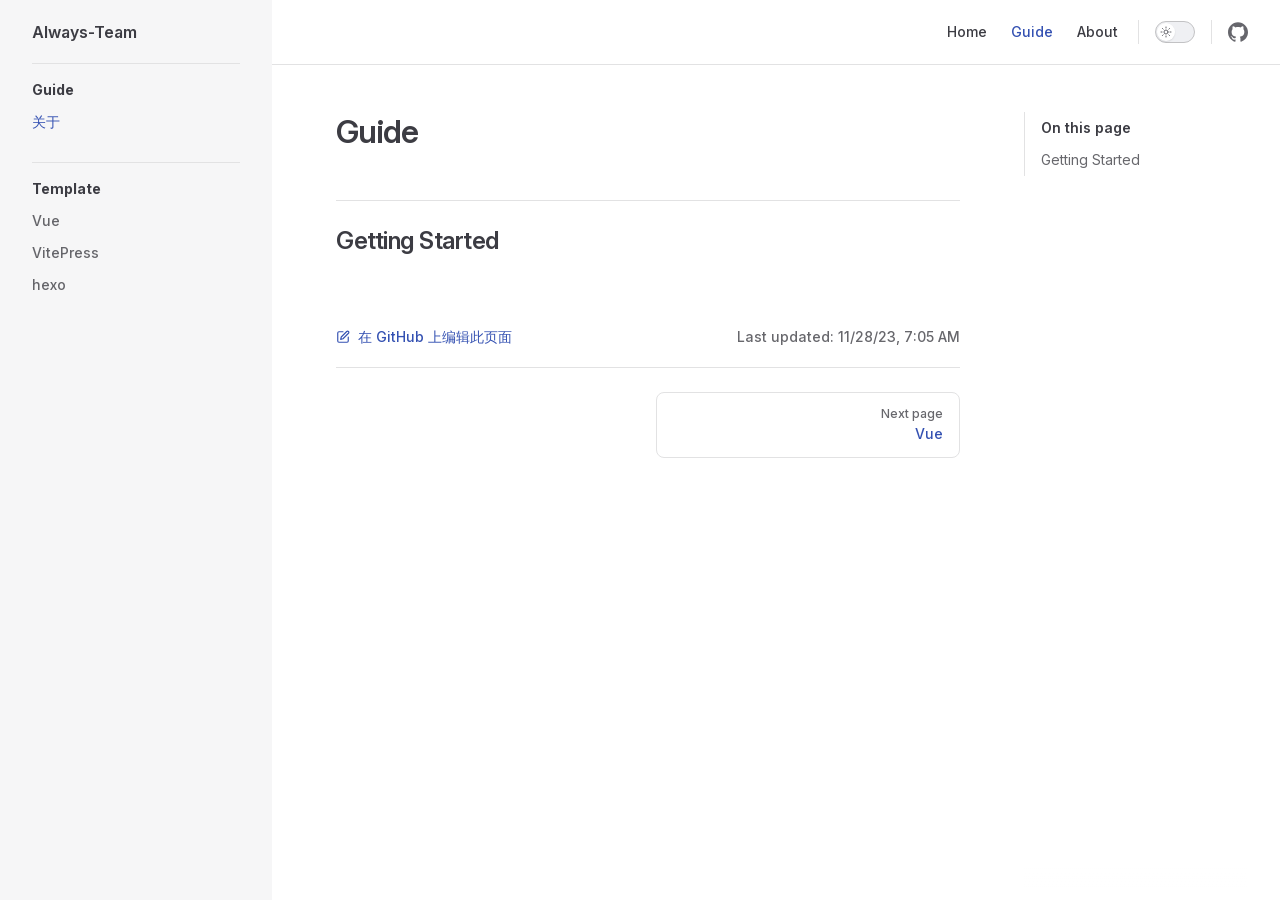
<file: guide/index.html>
<!DOCTYPE html>
<html lang="zh-CN" dir="ltr">
  <head>
    <meta charset="utf-8">
    <meta name="viewport" content="width=device-width,initial-scale=1">
    <title>Guide | Always-Team</title>
    <meta name="description" content="Always-Team description">
    <meta name="generator" content="VitePress v1.1.4">
    <link rel="preload stylesheet" href="/assets/style.DjFoGsfx.css" as="style">
    
    <script type="module" src="/assets/app.B5gR_r6i.js"></script>
    <link rel="preload" href="/assets/inter-roman-latin.Di8DUHzh.woff2" as="font" type="font/woff2" crossorigin="">
    <link rel="modulepreload" href="/assets/chunks/theme.DTNvPun6.js">
    <link rel="modulepreload" href="/assets/chunks/framework.B4tvSGrt.js">
    <link rel="modulepreload" href="/assets/guide_index.md.CSzZxoop.lean.js">
    <script id="check-dark-mode">(()=>{const e=localStorage.getItem("vitepress-theme-appearance")||"auto",a=window.matchMedia("(prefers-color-scheme: dark)").matches;(!e||e==="auto"?a:e==="dark")&&document.documentElement.classList.add("dark")})();</script>
    <script id="check-mac-os">document.documentElement.classList.toggle("mac",/Mac|iPhone|iPod|iPad/i.test(navigator.platform));</script>
  </head>
  <body>
    <div id="app"><div class="Layout" data-v-d8b57b2d><!--[--><!--]--><!--[--><span tabindex="-1" data-v-c8291ffa></span><a href="#VPContent" class="VPSkipLink visually-hidden" data-v-c8291ffa> Skip to content </a><!--]--><!----><header class="VPNav" data-v-d8b57b2d data-v-7ad780c2><div class="VPNavBar has-sidebar top" data-v-7ad780c2 data-v-844edcde><div class="wrapper" data-v-844edcde><div class="container" data-v-844edcde><div class="title" data-v-844edcde><div class="VPNavBarTitle has-sidebar" data-v-844edcde data-v-0ad69264><a class="title" href="/" data-v-0ad69264><!--[--><!--]--><!----><span data-v-0ad69264>Always-Team</span><!--[--><!--]--></a></div></div><div class="content" data-v-844edcde><div class="content-body" data-v-844edcde><!--[--><!--]--><div class="VPNavBarSearch search" data-v-844edcde><!----></div><nav aria-labelledby="main-nav-aria-label" class="VPNavBarMenu menu" data-v-844edcde data-v-f732b5d0><span id="main-nav-aria-label" class="visually-hidden" data-v-f732b5d0>Main Navigation</span><!--[--><!--[--><a class="VPLink link VPNavBarMenuLink" href="/" tabindex="0" data-v-f732b5d0 data-v-08fbf4b6><!--[--><span data-v-08fbf4b6>Home</span><!--]--></a><!--]--><!--[--><a class="VPLink link VPNavBarMenuLink active" href="/guide/" tabindex="0" data-v-f732b5d0 data-v-08fbf4b6><!--[--><span data-v-08fbf4b6>Guide</span><!--]--></a><!--]--><!--[--><a class="VPLink link VPNavBarMenuLink" href="/about" tabindex="0" data-v-f732b5d0 data-v-08fbf4b6><!--[--><span data-v-08fbf4b6>About</span><!--]--></a><!--]--><!--]--></nav><!----><div class="VPNavBarAppearance appearance" data-v-844edcde data-v-283b26e9><button class="VPSwitch VPSwitchAppearance" type="button" role="switch" title="Switch to dark theme" aria-checked="false" data-v-283b26e9 data-v-7df97737 data-v-b4ccac88><span class="check" data-v-b4ccac88><span class="icon" data-v-b4ccac88><!--[--><span class="vpi-sun sun" data-v-7df97737></span><span class="vpi-moon moon" data-v-7df97737></span><!--]--></span></span></button></div><div class="VPSocialLinks VPNavBarSocialLinks social-links" data-v-844edcde data-v-ef6192dc data-v-e71e869c><!--[--><a class="VPSocialLink no-icon" href="https://github.com/Always-Team" aria-label="github" target="_blank" rel="noopener" data-v-e71e869c data-v-358b6670><span class="vpi-social-github" /></a><!--]--></div><div class="VPFlyout VPNavBarExtra extra" data-v-844edcde data-v-8e87c032 data-v-af5898d3><button type="button" class="button" aria-haspopup="true" aria-expanded="false" aria-label="extra navigation" data-v-af5898d3><span class="vpi-more-horizontal icon" data-v-af5898d3></span></button><div class="menu" data-v-af5898d3><div class="VPMenu" data-v-af5898d3 data-v-e42ed9b3><!----><!--[--><!--[--><!----><div class="group" data-v-8e87c032><div class="item appearance" data-v-8e87c032><p class="label" data-v-8e87c032>Appearance</p><div class="appearance-action" data-v-8e87c032><button class="VPSwitch VPSwitchAppearance" type="button" role="switch" title="Switch to dark theme" aria-checked="false" data-v-8e87c032 data-v-7df97737 data-v-b4ccac88><span class="check" data-v-b4ccac88><span class="icon" data-v-b4ccac88><!--[--><span class="vpi-sun sun" data-v-7df97737></span><span class="vpi-moon moon" data-v-7df97737></span><!--]--></span></span></button></div></div></div><div class="group" data-v-8e87c032><div class="item social-links" data-v-8e87c032><div class="VPSocialLinks social-links-list" data-v-8e87c032 data-v-e71e869c><!--[--><a class="VPSocialLink no-icon" href="https://github.com/Always-Team" aria-label="github" target="_blank" rel="noopener" data-v-e71e869c data-v-358b6670><span class="vpi-social-github" /></a><!--]--></div></div></div><!--]--><!--]--></div></div></div><!--[--><!--]--><button type="button" class="VPNavBarHamburger hamburger" aria-label="mobile navigation" aria-expanded="false" aria-controls="VPNavScreen" data-v-844edcde data-v-6bee1efd><span class="container" data-v-6bee1efd><span class="top" data-v-6bee1efd></span><span class="middle" data-v-6bee1efd></span><span class="bottom" data-v-6bee1efd></span></span></button></div></div></div></div><div class="divider" data-v-844edcde><div class="divider-line" data-v-844edcde></div></div></div><!----></header><div class="VPLocalNav has-sidebar empty" data-v-d8b57b2d data-v-2488c25a><div class="container" data-v-2488c25a><button class="menu" aria-expanded="false" aria-controls="VPSidebarNav" data-v-2488c25a><span class="vpi-align-left menu-icon" data-v-2488c25a></span><span class="menu-text" data-v-2488c25a>Menu</span></button><div class="VPLocalNavOutlineDropdown" style="--vp-vh:0px;" data-v-2488c25a data-v-883964e0><button data-v-883964e0>Return to top</button><!----></div></div></div><aside class="VPSidebar" data-v-d8b57b2d data-v-4871f9f5><div class="curtain" data-v-4871f9f5></div><nav class="nav" id="VPSidebarNav" aria-labelledby="sidebar-aria-label" tabindex="-1" data-v-4871f9f5><span class="visually-hidden" id="sidebar-aria-label" data-v-4871f9f5> Sidebar Navigation </span><!--[--><!--]--><!--[--><div class="group" data-v-4871f9f5><section class="VPSidebarItem level-0 has-active" data-v-4871f9f5 data-v-c24f735a><div class="item" role="button" tabindex="0" data-v-c24f735a><div class="indicator" data-v-c24f735a></div><h2 class="text" data-v-c24f735a>Guide</h2><!----></div><div class="items" data-v-c24f735a><!--[--><div class="VPSidebarItem level-1 is-link" data-v-c24f735a data-v-c24f735a><div class="item" data-v-c24f735a><div class="indicator" data-v-c24f735a></div><a class="VPLink link link" href="/guide/" data-v-c24f735a><!--[--><p class="text" data-v-c24f735a>关于</p><!--]--></a><!----></div><!----></div><!--]--></div></section></div><div class="group" data-v-4871f9f5><section class="VPSidebarItem level-0" data-v-4871f9f5 data-v-c24f735a><div class="item" role="button" tabindex="0" data-v-c24f735a><div class="indicator" data-v-c24f735a></div><h2 class="text" data-v-c24f735a>Template</h2><!----></div><div class="items" data-v-c24f735a><!--[--><div class="VPSidebarItem level-1 is-link" data-v-c24f735a data-v-c24f735a><div class="item" data-v-c24f735a><div class="indicator" data-v-c24f735a></div><a class="VPLink link link" href="/guide/template/vue" data-v-c24f735a><!--[--><p class="text" data-v-c24f735a>Vue</p><!--]--></a><!----></div><!----></div><div class="VPSidebarItem level-1 is-link" data-v-c24f735a data-v-c24f735a><div class="item" data-v-c24f735a><div class="indicator" data-v-c24f735a></div><a class="VPLink link link" href="/guide/template/vitepress" data-v-c24f735a><!--[--><p class="text" data-v-c24f735a>VitePress</p><!--]--></a><!----></div><!----></div><div class="VPSidebarItem level-1 is-link" data-v-c24f735a data-v-c24f735a><div class="item" data-v-c24f735a><div class="indicator" data-v-c24f735a></div><a class="VPLink link link" href="/guide/template/hexo" data-v-c24f735a><!--[--><p class="text" data-v-c24f735a>hexo</p><!--]--></a><!----></div><!----></div><!--]--></div></section></div><!--]--><!--[--><!--]--></nav></aside><div class="VPContent has-sidebar" id="VPContent" data-v-d8b57b2d data-v-9a6c75ad><div class="VPDoc has-sidebar has-aside" data-v-9a6c75ad data-v-e6f2a212><!--[--><!--]--><div class="container" data-v-e6f2a212><div class="aside" data-v-e6f2a212><div class="aside-curtain" data-v-e6f2a212></div><div class="aside-container" data-v-e6f2a212><div class="aside-content" data-v-e6f2a212><div class="VPDocAside" data-v-e6f2a212 data-v-cb998dce><!--[--><!--]--><!--[--><!--]--><nav aria-labelledby="doc-outline-aria-label" class="VPDocAsideOutline" role="navigation" data-v-cb998dce data-v-269d7ea7><div class="content" data-v-269d7ea7><div class="outline-marker" data-v-269d7ea7></div><div aria-level="2" class="outline-title" id="doc-outline-aria-label" role="heading" data-v-269d7ea7>On this page</div><ul class="VPDocOutlineItem root" data-v-269d7ea7 data-v-53c99d69><!--[--><!--]--></ul></div></nav><!--[--><!--]--><div class="spacer" data-v-cb998dce></div><!--[--><!--]--><!----><!--[--><!--]--><!--[--><!--]--></div></div></div></div><div class="content" data-v-e6f2a212><div class="content-container" data-v-e6f2a212><!--[--><!--]--><main class="main" data-v-e6f2a212><div style="position:relative;" class="vp-doc _guide_" data-v-e6f2a212><div><h1 id="guide" tabindex="-1">Guide <a class="header-anchor" href="#guide" aria-label="Permalink to &quot;Guide&quot;">​</a></h1><h2 id="getting-started" tabindex="-1">Getting Started <a class="header-anchor" href="#getting-started" aria-label="Permalink to &quot;Getting Started&quot;">​</a></h2></div></div></main><footer class="VPDocFooter" data-v-e6f2a212 data-v-5941af80><!--[--><!--]--><div class="edit-info" data-v-5941af80><div class="edit-link" data-v-5941af80><a class="VPLink link vp-external-link-icon no-icon edit-link-button" href="https://github.com/Always-Team/always-team.github.io/blob/master/guide/index.md" target="_blank" rel="noreferrer" data-v-5941af80><!--[--><span class="vpi-square-pen edit-link-icon" data-v-5941af80></span> 在 GitHub 上编辑此页面<!--]--></a></div><div class="last-updated" data-v-5941af80><p class="VPLastUpdated" data-v-5941af80 data-v-19a7ae4e>Last updated: <time datetime="2023-11-28T07:05:27.000Z" data-v-19a7ae4e></time></p></div></div><nav class="prev-next" aria-labelledby="doc-footer-aria-label" data-v-5941af80><span class="visually-hidden" id="doc-footer-aria-label" data-v-5941af80>Pager</span><div class="pager" data-v-5941af80><!----></div><div class="pager" data-v-5941af80><a class="VPLink link pager-link next" href="/guide/template/vue" data-v-5941af80><!--[--><span class="desc" data-v-5941af80>Next page</span><span class="title" data-v-5941af80>Vue</span><!--]--></a></div></nav></footer><!--[--><!--]--></div></div></div><!--[--><!--]--></div></div><footer class="VPFooter has-sidebar" data-v-d8b57b2d data-v-566314d4><div class="container" data-v-566314d4><p class="message" data-v-566314d4>Released under the MIT License.</p><p class="copyright" data-v-566314d4>Copyright © 2024-present Always-Team</p></div></footer><!--[--><!--]--></div></div>
    <script>window.__VP_HASH_MAP__=JSON.parse("{\"guide_template_hexo.md\":\"DJxdK0x2\",\"guide_template_vitepress.md\":\"DdJBHAol\",\"guide_template_vue.md\":\"DItlocr0\",\"readme.md\":\"DPTDYi1i\",\"about.md\":\"3AJah3Dl\",\"index.md\":\"BoUKi9jY\",\"guide_index.md\":\"CSzZxoop\"}");window.__VP_SITE_DATA__=JSON.parse("{\"lang\":\"zh-CN\",\"dir\":\"ltr\",\"title\":\"Always-Team\",\"description\":\"Always-Team description\",\"base\":\"/\",\"head\":[],\"router\":{\"prefetchLinks\":true},\"appearance\":true,\"themeConfig\":{\"nav\":[{\"text\":\"Home\",\"link\":\"/\"},{\"text\":\"Guide\",\"link\":\"/guide/\"},{\"text\":\"About\",\"link\":\"/about\"}],\"socialLinks\":[{\"icon\":\"github\",\"link\":\"https://github.com/Always-Team\"}],\"sidebar\":{\"/guide/\":[{\"text\":\"Guide\",\"items\":[{\"text\":\"关于\",\"link\":\"/guide/\"}]},{\"text\":\"Template\",\"items\":[{\"text\":\"Vue\",\"link\":\"/guide/template/vue\"},{\"text\":\"VitePress\",\"link\":\"/guide/template/vitepress\"},{\"text\":\"hexo\",\"link\":\"/guide/template/hexo\"}]}]},\"footer\":{\"message\":\"Released under the MIT License.\",\"copyright\":\"Copyright © 2024-present Always-Team\"},\"editLink\":{\"pattern\":\"https://github.com/Always-Team/always-team.github.io/blob/master/:path\",\"text\":\"在 GitHub 上编辑此页面\"}},\"locales\":{},\"scrollOffset\":134,\"cleanUrls\":true}");</script>
    
  </body>
</html>
</file>
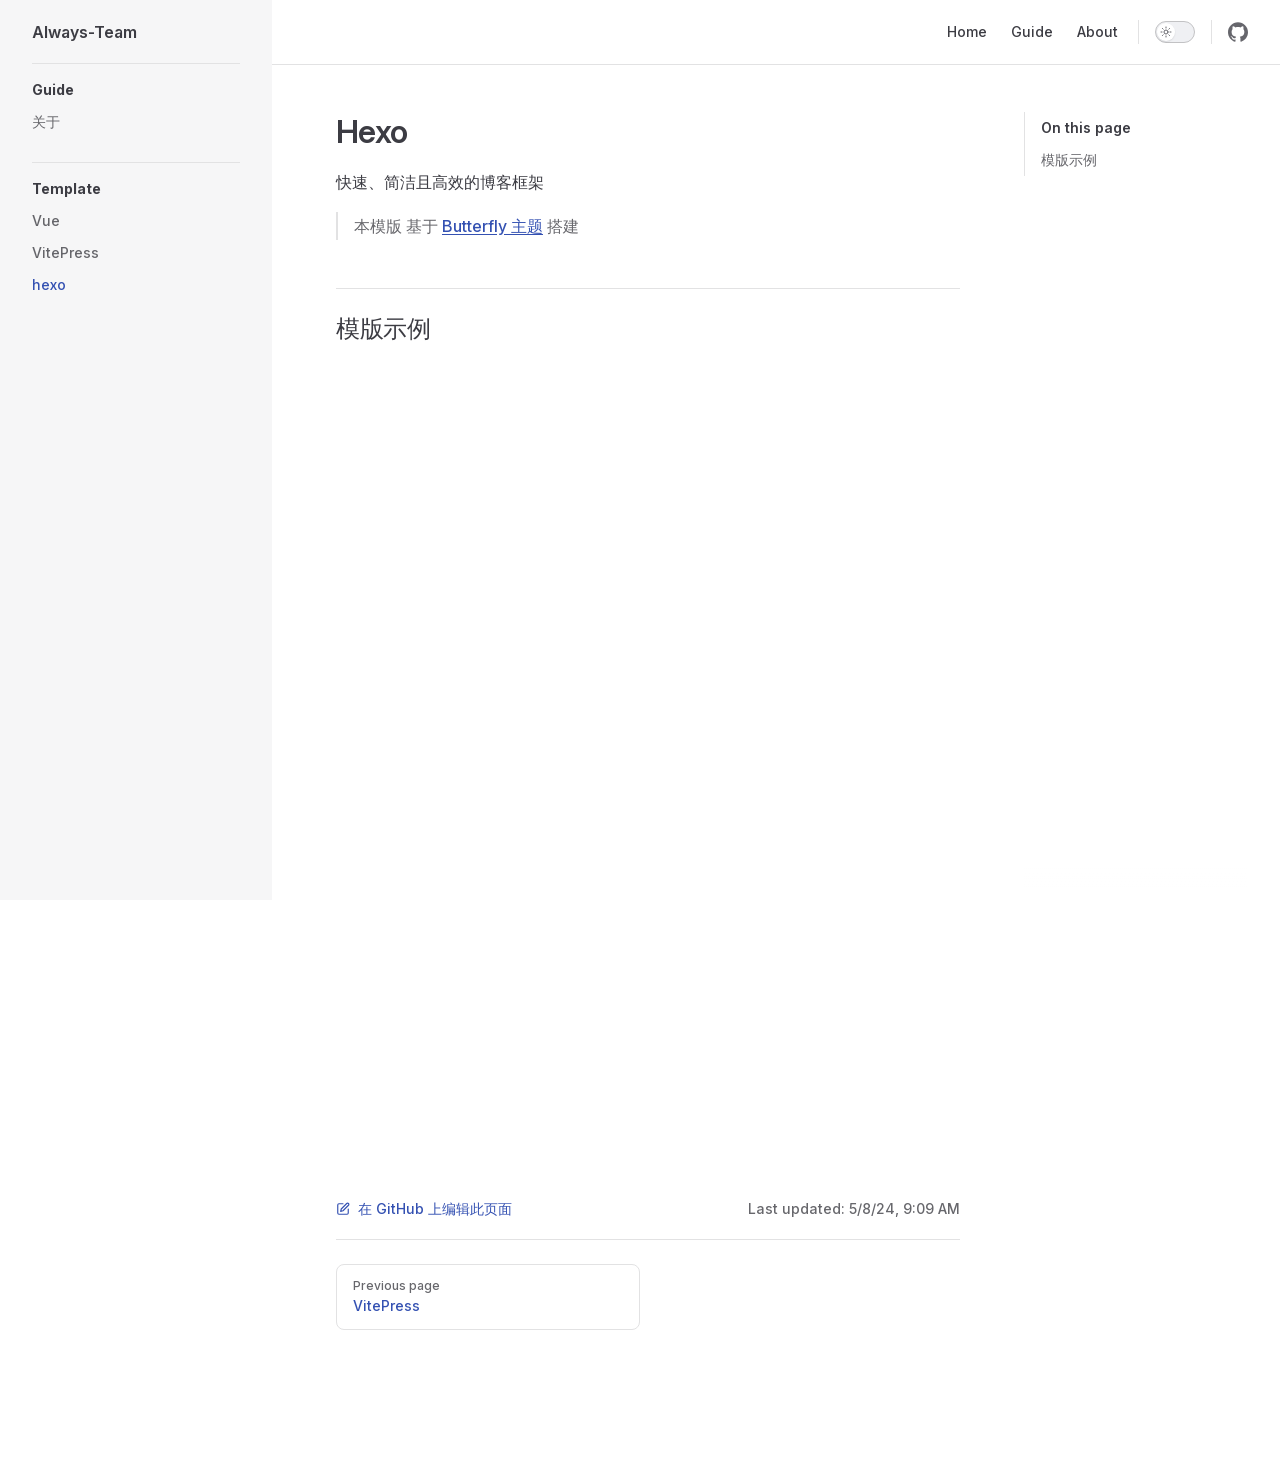
<file: guide/template/hexo.html>
<!DOCTYPE html>
<html lang="zh-CN" dir="ltr">
  <head>
    <meta charset="utf-8">
    <meta name="viewport" content="width=device-width,initial-scale=1">
    <title>Hexo | Always-Team</title>
    <meta name="description" content="Always-Team description">
    <meta name="generator" content="VitePress v1.1.4">
    <link rel="preload stylesheet" href="/assets/style.DjFoGsfx.css" as="style">
    
    <script type="module" src="/assets/app.B5gR_r6i.js"></script>
    <link rel="preload" href="/assets/inter-roman-latin.Di8DUHzh.woff2" as="font" type="font/woff2" crossorigin="">
    <link rel="modulepreload" href="/assets/chunks/theme.DTNvPun6.js">
    <link rel="modulepreload" href="/assets/chunks/framework.B4tvSGrt.js">
    <link rel="modulepreload" href="/assets/guide_template_hexo.md.DJxdK0x2.lean.js">
    <script id="check-dark-mode">(()=>{const e=localStorage.getItem("vitepress-theme-appearance")||"auto",a=window.matchMedia("(prefers-color-scheme: dark)").matches;(!e||e==="auto"?a:e==="dark")&&document.documentElement.classList.add("dark")})();</script>
    <script id="check-mac-os">document.documentElement.classList.toggle("mac",/Mac|iPhone|iPod|iPad/i.test(navigator.platform));</script>
  </head>
  <body>
    <div id="app"><div class="Layout" data-v-d8b57b2d><!--[--><!--]--><!--[--><span tabindex="-1" data-v-c8291ffa></span><a href="#VPContent" class="VPSkipLink visually-hidden" data-v-c8291ffa> Skip to content </a><!--]--><!----><header class="VPNav" data-v-d8b57b2d data-v-7ad780c2><div class="VPNavBar has-sidebar top" data-v-7ad780c2 data-v-844edcde><div class="wrapper" data-v-844edcde><div class="container" data-v-844edcde><div class="title" data-v-844edcde><div class="VPNavBarTitle has-sidebar" data-v-844edcde data-v-0ad69264><a class="title" href="/" data-v-0ad69264><!--[--><!--]--><!----><span data-v-0ad69264>Always-Team</span><!--[--><!--]--></a></div></div><div class="content" data-v-844edcde><div class="content-body" data-v-844edcde><!--[--><!--]--><div class="VPNavBarSearch search" data-v-844edcde><!----></div><nav aria-labelledby="main-nav-aria-label" class="VPNavBarMenu menu" data-v-844edcde data-v-f732b5d0><span id="main-nav-aria-label" class="visually-hidden" data-v-f732b5d0>Main Navigation</span><!--[--><!--[--><a class="VPLink link VPNavBarMenuLink" href="/" tabindex="0" data-v-f732b5d0 data-v-08fbf4b6><!--[--><span data-v-08fbf4b6>Home</span><!--]--></a><!--]--><!--[--><a class="VPLink link VPNavBarMenuLink" href="/guide/" tabindex="0" data-v-f732b5d0 data-v-08fbf4b6><!--[--><span data-v-08fbf4b6>Guide</span><!--]--></a><!--]--><!--[--><a class="VPLink link VPNavBarMenuLink" href="/about" tabindex="0" data-v-f732b5d0 data-v-08fbf4b6><!--[--><span data-v-08fbf4b6>About</span><!--]--></a><!--]--><!--]--></nav><!----><div class="VPNavBarAppearance appearance" data-v-844edcde data-v-283b26e9><button class="VPSwitch VPSwitchAppearance" type="button" role="switch" title="Switch to dark theme" aria-checked="false" data-v-283b26e9 data-v-7df97737 data-v-b4ccac88><span class="check" data-v-b4ccac88><span class="icon" data-v-b4ccac88><!--[--><span class="vpi-sun sun" data-v-7df97737></span><span class="vpi-moon moon" data-v-7df97737></span><!--]--></span></span></button></div><div class="VPSocialLinks VPNavBarSocialLinks social-links" data-v-844edcde data-v-ef6192dc data-v-e71e869c><!--[--><a class="VPSocialLink no-icon" href="https://github.com/Always-Team" aria-label="github" target="_blank" rel="noopener" data-v-e71e869c data-v-358b6670><span class="vpi-social-github" /></a><!--]--></div><div class="VPFlyout VPNavBarExtra extra" data-v-844edcde data-v-8e87c032 data-v-af5898d3><button type="button" class="button" aria-haspopup="true" aria-expanded="false" aria-label="extra navigation" data-v-af5898d3><span class="vpi-more-horizontal icon" data-v-af5898d3></span></button><div class="menu" data-v-af5898d3><div class="VPMenu" data-v-af5898d3 data-v-e42ed9b3><!----><!--[--><!--[--><!----><div class="group" data-v-8e87c032><div class="item appearance" data-v-8e87c032><p class="label" data-v-8e87c032>Appearance</p><div class="appearance-action" data-v-8e87c032><button class="VPSwitch VPSwitchAppearance" type="button" role="switch" title="Switch to dark theme" aria-checked="false" data-v-8e87c032 data-v-7df97737 data-v-b4ccac88><span class="check" data-v-b4ccac88><span class="icon" data-v-b4ccac88><!--[--><span class="vpi-sun sun" data-v-7df97737></span><span class="vpi-moon moon" data-v-7df97737></span><!--]--></span></span></button></div></div></div><div class="group" data-v-8e87c032><div class="item social-links" data-v-8e87c032><div class="VPSocialLinks social-links-list" data-v-8e87c032 data-v-e71e869c><!--[--><a class="VPSocialLink no-icon" href="https://github.com/Always-Team" aria-label="github" target="_blank" rel="noopener" data-v-e71e869c data-v-358b6670><span class="vpi-social-github" /></a><!--]--></div></div></div><!--]--><!--]--></div></div></div><!--[--><!--]--><button type="button" class="VPNavBarHamburger hamburger" aria-label="mobile navigation" aria-expanded="false" aria-controls="VPNavScreen" data-v-844edcde data-v-6bee1efd><span class="container" data-v-6bee1efd><span class="top" data-v-6bee1efd></span><span class="middle" data-v-6bee1efd></span><span class="bottom" data-v-6bee1efd></span></span></button></div></div></div></div><div class="divider" data-v-844edcde><div class="divider-line" data-v-844edcde></div></div></div><!----></header><div class="VPLocalNav has-sidebar empty" data-v-d8b57b2d data-v-2488c25a><div class="container" data-v-2488c25a><button class="menu" aria-expanded="false" aria-controls="VPSidebarNav" data-v-2488c25a><span class="vpi-align-left menu-icon" data-v-2488c25a></span><span class="menu-text" data-v-2488c25a>Menu</span></button><div class="VPLocalNavOutlineDropdown" style="--vp-vh:0px;" data-v-2488c25a data-v-883964e0><button data-v-883964e0>Return to top</button><!----></div></div></div><aside class="VPSidebar" data-v-d8b57b2d data-v-4871f9f5><div class="curtain" data-v-4871f9f5></div><nav class="nav" id="VPSidebarNav" aria-labelledby="sidebar-aria-label" tabindex="-1" data-v-4871f9f5><span class="visually-hidden" id="sidebar-aria-label" data-v-4871f9f5> Sidebar Navigation </span><!--[--><!--]--><!--[--><div class="group" data-v-4871f9f5><section class="VPSidebarItem level-0" data-v-4871f9f5 data-v-c24f735a><div class="item" role="button" tabindex="0" data-v-c24f735a><div class="indicator" data-v-c24f735a></div><h2 class="text" data-v-c24f735a>Guide</h2><!----></div><div class="items" data-v-c24f735a><!--[--><div class="VPSidebarItem level-1 is-link" data-v-c24f735a data-v-c24f735a><div class="item" data-v-c24f735a><div class="indicator" data-v-c24f735a></div><a class="VPLink link link" href="/guide/" data-v-c24f735a><!--[--><p class="text" data-v-c24f735a>关于</p><!--]--></a><!----></div><!----></div><!--]--></div></section></div><div class="group" data-v-4871f9f5><section class="VPSidebarItem level-0 has-active" data-v-4871f9f5 data-v-c24f735a><div class="item" role="button" tabindex="0" data-v-c24f735a><div class="indicator" data-v-c24f735a></div><h2 class="text" data-v-c24f735a>Template</h2><!----></div><div class="items" data-v-c24f735a><!--[--><div class="VPSidebarItem level-1 is-link" data-v-c24f735a data-v-c24f735a><div class="item" data-v-c24f735a><div class="indicator" data-v-c24f735a></div><a class="VPLink link link" href="/guide/template/vue" data-v-c24f735a><!--[--><p class="text" data-v-c24f735a>Vue</p><!--]--></a><!----></div><!----></div><div class="VPSidebarItem level-1 is-link" data-v-c24f735a data-v-c24f735a><div class="item" data-v-c24f735a><div class="indicator" data-v-c24f735a></div><a class="VPLink link link" href="/guide/template/vitepress" data-v-c24f735a><!--[--><p class="text" data-v-c24f735a>VitePress</p><!--]--></a><!----></div><!----></div><div class="VPSidebarItem level-1 is-link" data-v-c24f735a data-v-c24f735a><div class="item" data-v-c24f735a><div class="indicator" data-v-c24f735a></div><a class="VPLink link link" href="/guide/template/hexo" data-v-c24f735a><!--[--><p class="text" data-v-c24f735a>hexo</p><!--]--></a><!----></div><!----></div><!--]--></div></section></div><!--]--><!--[--><!--]--></nav></aside><div class="VPContent has-sidebar" id="VPContent" data-v-d8b57b2d data-v-9a6c75ad><div class="VPDoc has-sidebar has-aside" data-v-9a6c75ad data-v-e6f2a212><!--[--><!--]--><div class="container" data-v-e6f2a212><div class="aside" data-v-e6f2a212><div class="aside-curtain" data-v-e6f2a212></div><div class="aside-container" data-v-e6f2a212><div class="aside-content" data-v-e6f2a212><div class="VPDocAside" data-v-e6f2a212 data-v-cb998dce><!--[--><!--]--><!--[--><!--]--><nav aria-labelledby="doc-outline-aria-label" class="VPDocAsideOutline" role="navigation" data-v-cb998dce data-v-269d7ea7><div class="content" data-v-269d7ea7><div class="outline-marker" data-v-269d7ea7></div><div aria-level="2" class="outline-title" id="doc-outline-aria-label" role="heading" data-v-269d7ea7>On this page</div><ul class="VPDocOutlineItem root" data-v-269d7ea7 data-v-53c99d69><!--[--><!--]--></ul></div></nav><!--[--><!--]--><div class="spacer" data-v-cb998dce></div><!--[--><!--]--><!----><!--[--><!--]--><!--[--><!--]--></div></div></div></div><div class="content" data-v-e6f2a212><div class="content-container" data-v-e6f2a212><!--[--><!--]--><main class="main" data-v-e6f2a212><div style="position:relative;" class="vp-doc _guide_template_hexo" data-v-e6f2a212><div><h1 id="hexo" tabindex="-1">Hexo <a class="header-anchor" href="#hexo" aria-label="Permalink to &quot;Hexo&quot;">​</a></h1><p>快速、简洁且高效的博客框架</p><blockquote><p>本模版 基于 <a href="https://github.com/jerryc127/hexo-theme-butterfly" target="_blank" rel="noreferrer">Butterfly 主题</a> 搭建</p></blockquote><h2 id="模版示例" tabindex="-1">模版示例 <a class="header-anchor" href="#模版示例" aria-label="Permalink to &quot;模版示例&quot;">​</a></h2><!----></div></div></main><footer class="VPDocFooter" data-v-e6f2a212 data-v-5941af80><!--[--><!--]--><div class="edit-info" data-v-5941af80><div class="edit-link" data-v-5941af80><a class="VPLink link vp-external-link-icon no-icon edit-link-button" href="https://github.com/Always-Team/always-team.github.io/blob/master/guide/template/hexo.md" target="_blank" rel="noreferrer" data-v-5941af80><!--[--><span class="vpi-square-pen edit-link-icon" data-v-5941af80></span> 在 GitHub 上编辑此页面<!--]--></a></div><div class="last-updated" data-v-5941af80><p class="VPLastUpdated" data-v-5941af80 data-v-19a7ae4e>Last updated: <time datetime="2024-05-08T09:09:04.000Z" data-v-19a7ae4e></time></p></div></div><nav class="prev-next" aria-labelledby="doc-footer-aria-label" data-v-5941af80><span class="visually-hidden" id="doc-footer-aria-label" data-v-5941af80>Pager</span><div class="pager" data-v-5941af80><a class="VPLink link pager-link prev" href="/guide/template/vitepress" data-v-5941af80><!--[--><span class="desc" data-v-5941af80>Previous page</span><span class="title" data-v-5941af80>VitePress</span><!--]--></a></div><div class="pager" data-v-5941af80><!----></div></nav></footer><!--[--><!--]--></div></div></div><!--[--><!--]--></div></div><footer class="VPFooter has-sidebar" data-v-d8b57b2d data-v-566314d4><div class="container" data-v-566314d4><p class="message" data-v-566314d4>Released under the MIT License.</p><p class="copyright" data-v-566314d4>Copyright © 2024-present Always-Team</p></div></footer><!--[--><!--]--></div></div>
    <script>window.__VP_HASH_MAP__=JSON.parse("{\"guide_template_hexo.md\":\"DJxdK0x2\",\"guide_template_vitepress.md\":\"DdJBHAol\",\"guide_template_vue.md\":\"DItlocr0\",\"readme.md\":\"DPTDYi1i\",\"about.md\":\"3AJah3Dl\",\"index.md\":\"BoUKi9jY\",\"guide_index.md\":\"CSzZxoop\"}");window.__VP_SITE_DATA__=JSON.parse("{\"lang\":\"zh-CN\",\"dir\":\"ltr\",\"title\":\"Always-Team\",\"description\":\"Always-Team description\",\"base\":\"/\",\"head\":[],\"router\":{\"prefetchLinks\":true},\"appearance\":true,\"themeConfig\":{\"nav\":[{\"text\":\"Home\",\"link\":\"/\"},{\"text\":\"Guide\",\"link\":\"/guide/\"},{\"text\":\"About\",\"link\":\"/about\"}],\"socialLinks\":[{\"icon\":\"github\",\"link\":\"https://github.com/Always-Team\"}],\"sidebar\":{\"/guide/\":[{\"text\":\"Guide\",\"items\":[{\"text\":\"关于\",\"link\":\"/guide/\"}]},{\"text\":\"Template\",\"items\":[{\"text\":\"Vue\",\"link\":\"/guide/template/vue\"},{\"text\":\"VitePress\",\"link\":\"/guide/template/vitepress\"},{\"text\":\"hexo\",\"link\":\"/guide/template/hexo\"}]}]},\"footer\":{\"message\":\"Released under the MIT License.\",\"copyright\":\"Copyright © 2024-present Always-Team\"},\"editLink\":{\"pattern\":\"https://github.com/Always-Team/always-team.github.io/blob/master/:path\",\"text\":\"在 GitHub 上编辑此页面\"}},\"locales\":{},\"scrollOffset\":134,\"cleanUrls\":true}");</script>
    
  </body>
</html>
</file>
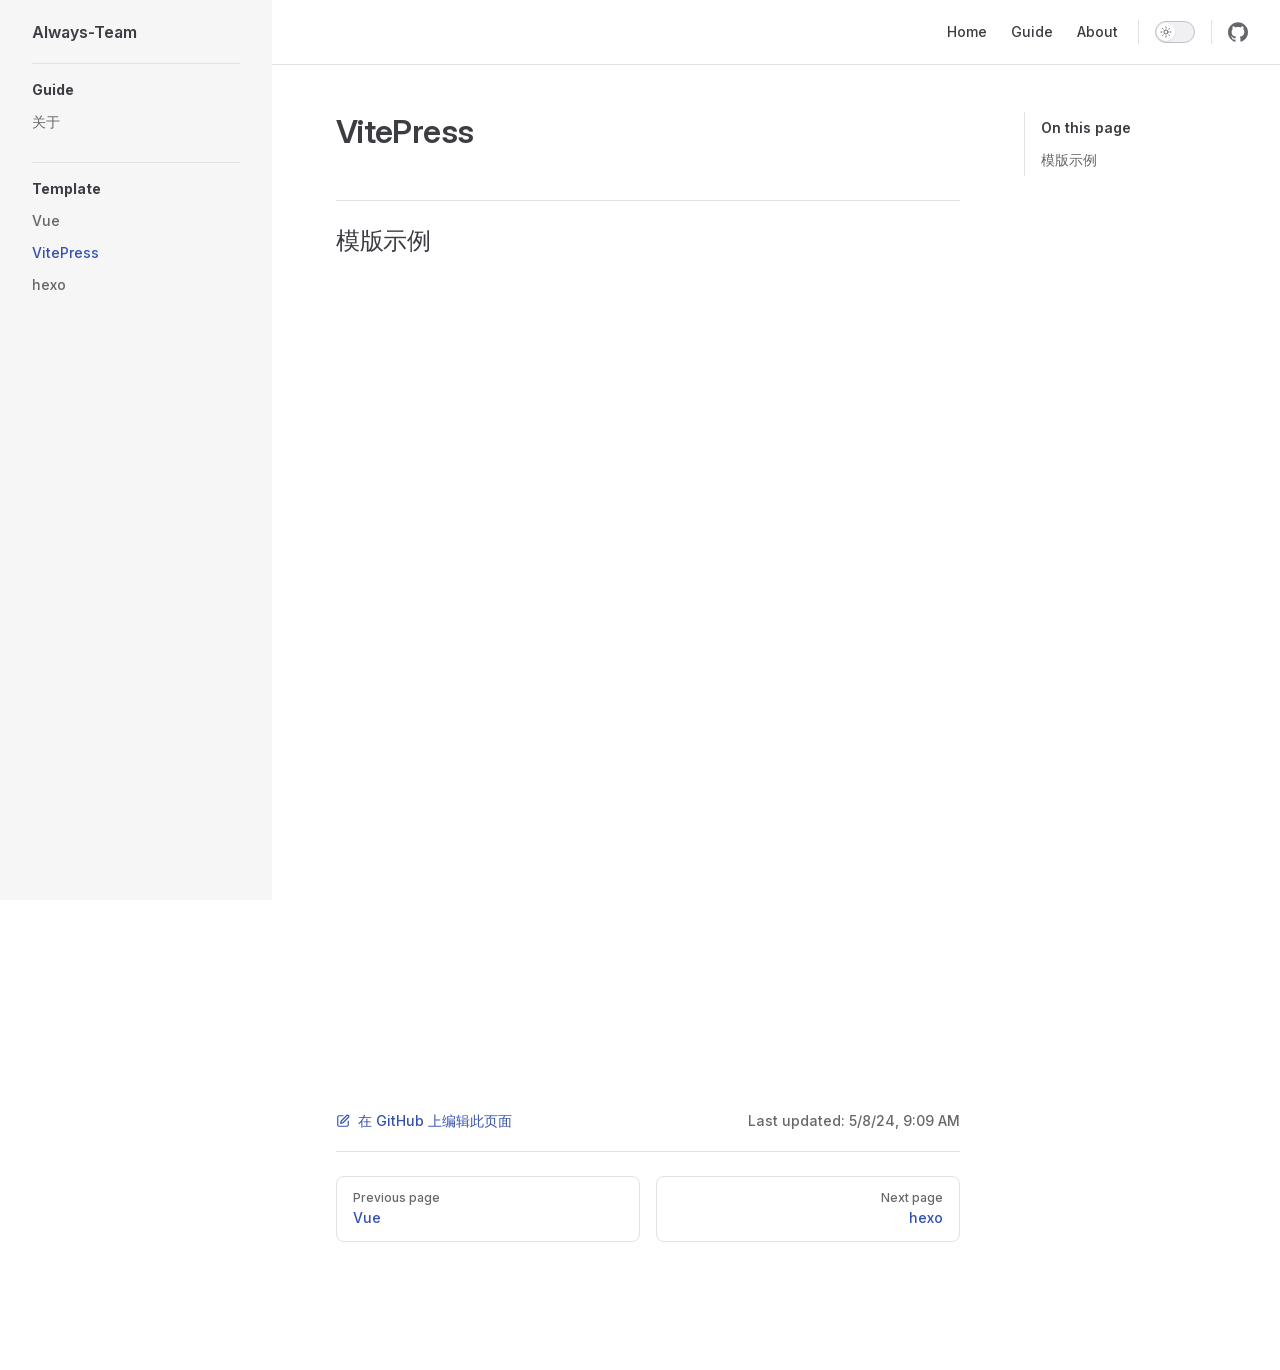
<file: guide/template/vitepress.html>
<!DOCTYPE html>
<html lang="zh-CN" dir="ltr">
  <head>
    <meta charset="utf-8">
    <meta name="viewport" content="width=device-width,initial-scale=1">
    <title>VitePress | Always-Team</title>
    <meta name="description" content="Always-Team description">
    <meta name="generator" content="VitePress v1.1.4">
    <link rel="preload stylesheet" href="/assets/style.DjFoGsfx.css" as="style">
    
    <script type="module" src="/assets/app.B5gR_r6i.js"></script>
    <link rel="preload" href="/assets/inter-roman-latin.Di8DUHzh.woff2" as="font" type="font/woff2" crossorigin="">
    <link rel="modulepreload" href="/assets/chunks/theme.DTNvPun6.js">
    <link rel="modulepreload" href="/assets/chunks/framework.B4tvSGrt.js">
    <link rel="modulepreload" href="/assets/guide_template_vitepress.md.DdJBHAol.lean.js">
    <script id="check-dark-mode">(()=>{const e=localStorage.getItem("vitepress-theme-appearance")||"auto",a=window.matchMedia("(prefers-color-scheme: dark)").matches;(!e||e==="auto"?a:e==="dark")&&document.documentElement.classList.add("dark")})();</script>
    <script id="check-mac-os">document.documentElement.classList.toggle("mac",/Mac|iPhone|iPod|iPad/i.test(navigator.platform));</script>
  </head>
  <body>
    <div id="app"><div class="Layout" data-v-d8b57b2d><!--[--><!--]--><!--[--><span tabindex="-1" data-v-c8291ffa></span><a href="#VPContent" class="VPSkipLink visually-hidden" data-v-c8291ffa> Skip to content </a><!--]--><!----><header class="VPNav" data-v-d8b57b2d data-v-7ad780c2><div class="VPNavBar has-sidebar top" data-v-7ad780c2 data-v-844edcde><div class="wrapper" data-v-844edcde><div class="container" data-v-844edcde><div class="title" data-v-844edcde><div class="VPNavBarTitle has-sidebar" data-v-844edcde data-v-0ad69264><a class="title" href="/" data-v-0ad69264><!--[--><!--]--><!----><span data-v-0ad69264>Always-Team</span><!--[--><!--]--></a></div></div><div class="content" data-v-844edcde><div class="content-body" data-v-844edcde><!--[--><!--]--><div class="VPNavBarSearch search" data-v-844edcde><!----></div><nav aria-labelledby="main-nav-aria-label" class="VPNavBarMenu menu" data-v-844edcde data-v-f732b5d0><span id="main-nav-aria-label" class="visually-hidden" data-v-f732b5d0>Main Navigation</span><!--[--><!--[--><a class="VPLink link VPNavBarMenuLink" href="/" tabindex="0" data-v-f732b5d0 data-v-08fbf4b6><!--[--><span data-v-08fbf4b6>Home</span><!--]--></a><!--]--><!--[--><a class="VPLink link VPNavBarMenuLink" href="/guide/" tabindex="0" data-v-f732b5d0 data-v-08fbf4b6><!--[--><span data-v-08fbf4b6>Guide</span><!--]--></a><!--]--><!--[--><a class="VPLink link VPNavBarMenuLink" href="/about" tabindex="0" data-v-f732b5d0 data-v-08fbf4b6><!--[--><span data-v-08fbf4b6>About</span><!--]--></a><!--]--><!--]--></nav><!----><div class="VPNavBarAppearance appearance" data-v-844edcde data-v-283b26e9><button class="VPSwitch VPSwitchAppearance" type="button" role="switch" title="Switch to dark theme" aria-checked="false" data-v-283b26e9 data-v-7df97737 data-v-b4ccac88><span class="check" data-v-b4ccac88><span class="icon" data-v-b4ccac88><!--[--><span class="vpi-sun sun" data-v-7df97737></span><span class="vpi-moon moon" data-v-7df97737></span><!--]--></span></span></button></div><div class="VPSocialLinks VPNavBarSocialLinks social-links" data-v-844edcde data-v-ef6192dc data-v-e71e869c><!--[--><a class="VPSocialLink no-icon" href="https://github.com/Always-Team" aria-label="github" target="_blank" rel="noopener" data-v-e71e869c data-v-358b6670><span class="vpi-social-github" /></a><!--]--></div><div class="VPFlyout VPNavBarExtra extra" data-v-844edcde data-v-8e87c032 data-v-af5898d3><button type="button" class="button" aria-haspopup="true" aria-expanded="false" aria-label="extra navigation" data-v-af5898d3><span class="vpi-more-horizontal icon" data-v-af5898d3></span></button><div class="menu" data-v-af5898d3><div class="VPMenu" data-v-af5898d3 data-v-e42ed9b3><!----><!--[--><!--[--><!----><div class="group" data-v-8e87c032><div class="item appearance" data-v-8e87c032><p class="label" data-v-8e87c032>Appearance</p><div class="appearance-action" data-v-8e87c032><button class="VPSwitch VPSwitchAppearance" type="button" role="switch" title="Switch to dark theme" aria-checked="false" data-v-8e87c032 data-v-7df97737 data-v-b4ccac88><span class="check" data-v-b4ccac88><span class="icon" data-v-b4ccac88><!--[--><span class="vpi-sun sun" data-v-7df97737></span><span class="vpi-moon moon" data-v-7df97737></span><!--]--></span></span></button></div></div></div><div class="group" data-v-8e87c032><div class="item social-links" data-v-8e87c032><div class="VPSocialLinks social-links-list" data-v-8e87c032 data-v-e71e869c><!--[--><a class="VPSocialLink no-icon" href="https://github.com/Always-Team" aria-label="github" target="_blank" rel="noopener" data-v-e71e869c data-v-358b6670><span class="vpi-social-github" /></a><!--]--></div></div></div><!--]--><!--]--></div></div></div><!--[--><!--]--><button type="button" class="VPNavBarHamburger hamburger" aria-label="mobile navigation" aria-expanded="false" aria-controls="VPNavScreen" data-v-844edcde data-v-6bee1efd><span class="container" data-v-6bee1efd><span class="top" data-v-6bee1efd></span><span class="middle" data-v-6bee1efd></span><span class="bottom" data-v-6bee1efd></span></span></button></div></div></div></div><div class="divider" data-v-844edcde><div class="divider-line" data-v-844edcde></div></div></div><!----></header><div class="VPLocalNav has-sidebar empty" data-v-d8b57b2d data-v-2488c25a><div class="container" data-v-2488c25a><button class="menu" aria-expanded="false" aria-controls="VPSidebarNav" data-v-2488c25a><span class="vpi-align-left menu-icon" data-v-2488c25a></span><span class="menu-text" data-v-2488c25a>Menu</span></button><div class="VPLocalNavOutlineDropdown" style="--vp-vh:0px;" data-v-2488c25a data-v-883964e0><button data-v-883964e0>Return to top</button><!----></div></div></div><aside class="VPSidebar" data-v-d8b57b2d data-v-4871f9f5><div class="curtain" data-v-4871f9f5></div><nav class="nav" id="VPSidebarNav" aria-labelledby="sidebar-aria-label" tabindex="-1" data-v-4871f9f5><span class="visually-hidden" id="sidebar-aria-label" data-v-4871f9f5> Sidebar Navigation </span><!--[--><!--]--><!--[--><div class="group" data-v-4871f9f5><section class="VPSidebarItem level-0" data-v-4871f9f5 data-v-c24f735a><div class="item" role="button" tabindex="0" data-v-c24f735a><div class="indicator" data-v-c24f735a></div><h2 class="text" data-v-c24f735a>Guide</h2><!----></div><div class="items" data-v-c24f735a><!--[--><div class="VPSidebarItem level-1 is-link" data-v-c24f735a data-v-c24f735a><div class="item" data-v-c24f735a><div class="indicator" data-v-c24f735a></div><a class="VPLink link link" href="/guide/" data-v-c24f735a><!--[--><p class="text" data-v-c24f735a>关于</p><!--]--></a><!----></div><!----></div><!--]--></div></section></div><div class="group" data-v-4871f9f5><section class="VPSidebarItem level-0 has-active" data-v-4871f9f5 data-v-c24f735a><div class="item" role="button" tabindex="0" data-v-c24f735a><div class="indicator" data-v-c24f735a></div><h2 class="text" data-v-c24f735a>Template</h2><!----></div><div class="items" data-v-c24f735a><!--[--><div class="VPSidebarItem level-1 is-link" data-v-c24f735a data-v-c24f735a><div class="item" data-v-c24f735a><div class="indicator" data-v-c24f735a></div><a class="VPLink link link" href="/guide/template/vue" data-v-c24f735a><!--[--><p class="text" data-v-c24f735a>Vue</p><!--]--></a><!----></div><!----></div><div class="VPSidebarItem level-1 is-link" data-v-c24f735a data-v-c24f735a><div class="item" data-v-c24f735a><div class="indicator" data-v-c24f735a></div><a class="VPLink link link" href="/guide/template/vitepress" data-v-c24f735a><!--[--><p class="text" data-v-c24f735a>VitePress</p><!--]--></a><!----></div><!----></div><div class="VPSidebarItem level-1 is-link" data-v-c24f735a data-v-c24f735a><div class="item" data-v-c24f735a><div class="indicator" data-v-c24f735a></div><a class="VPLink link link" href="/guide/template/hexo" data-v-c24f735a><!--[--><p class="text" data-v-c24f735a>hexo</p><!--]--></a><!----></div><!----></div><!--]--></div></section></div><!--]--><!--[--><!--]--></nav></aside><div class="VPContent has-sidebar" id="VPContent" data-v-d8b57b2d data-v-9a6c75ad><div class="VPDoc has-sidebar has-aside" data-v-9a6c75ad data-v-e6f2a212><!--[--><!--]--><div class="container" data-v-e6f2a212><div class="aside" data-v-e6f2a212><div class="aside-curtain" data-v-e6f2a212></div><div class="aside-container" data-v-e6f2a212><div class="aside-content" data-v-e6f2a212><div class="VPDocAside" data-v-e6f2a212 data-v-cb998dce><!--[--><!--]--><!--[--><!--]--><nav aria-labelledby="doc-outline-aria-label" class="VPDocAsideOutline" role="navigation" data-v-cb998dce data-v-269d7ea7><div class="content" data-v-269d7ea7><div class="outline-marker" data-v-269d7ea7></div><div aria-level="2" class="outline-title" id="doc-outline-aria-label" role="heading" data-v-269d7ea7>On this page</div><ul class="VPDocOutlineItem root" data-v-269d7ea7 data-v-53c99d69><!--[--><!--]--></ul></div></nav><!--[--><!--]--><div class="spacer" data-v-cb998dce></div><!--[--><!--]--><!----><!--[--><!--]--><!--[--><!--]--></div></div></div></div><div class="content" data-v-e6f2a212><div class="content-container" data-v-e6f2a212><!--[--><!--]--><main class="main" data-v-e6f2a212><div style="position:relative;" class="vp-doc _guide_template_vitepress" data-v-e6f2a212><div><h1 id="vitepress" tabindex="-1">VitePress <a class="header-anchor" href="#vitepress" aria-label="Permalink to &quot;VitePress&quot;">​</a></h1><h2 id="模版示例" tabindex="-1">模版示例 <a class="header-anchor" href="#模版示例" aria-label="Permalink to &quot;模版示例&quot;">​</a></h2><!----></div></div></main><footer class="VPDocFooter" data-v-e6f2a212 data-v-5941af80><!--[--><!--]--><div class="edit-info" data-v-5941af80><div class="edit-link" data-v-5941af80><a class="VPLink link vp-external-link-icon no-icon edit-link-button" href="https://github.com/Always-Team/always-team.github.io/blob/master/guide/template/vitepress.md" target="_blank" rel="noreferrer" data-v-5941af80><!--[--><span class="vpi-square-pen edit-link-icon" data-v-5941af80></span> 在 GitHub 上编辑此页面<!--]--></a></div><div class="last-updated" data-v-5941af80><p class="VPLastUpdated" data-v-5941af80 data-v-19a7ae4e>Last updated: <time datetime="2024-05-08T09:09:04.000Z" data-v-19a7ae4e></time></p></div></div><nav class="prev-next" aria-labelledby="doc-footer-aria-label" data-v-5941af80><span class="visually-hidden" id="doc-footer-aria-label" data-v-5941af80>Pager</span><div class="pager" data-v-5941af80><a class="VPLink link pager-link prev" href="/guide/template/vue" data-v-5941af80><!--[--><span class="desc" data-v-5941af80>Previous page</span><span class="title" data-v-5941af80>Vue</span><!--]--></a></div><div class="pager" data-v-5941af80><a class="VPLink link pager-link next" href="/guide/template/hexo" data-v-5941af80><!--[--><span class="desc" data-v-5941af80>Next page</span><span class="title" data-v-5941af80>hexo</span><!--]--></a></div></nav></footer><!--[--><!--]--></div></div></div><!--[--><!--]--></div></div><footer class="VPFooter has-sidebar" data-v-d8b57b2d data-v-566314d4><div class="container" data-v-566314d4><p class="message" data-v-566314d4>Released under the MIT License.</p><p class="copyright" data-v-566314d4>Copyright © 2024-present Always-Team</p></div></footer><!--[--><!--]--></div></div>
    <script>window.__VP_HASH_MAP__=JSON.parse("{\"guide_template_hexo.md\":\"DJxdK0x2\",\"guide_template_vitepress.md\":\"DdJBHAol\",\"guide_template_vue.md\":\"DItlocr0\",\"readme.md\":\"DPTDYi1i\",\"about.md\":\"3AJah3Dl\",\"index.md\":\"BoUKi9jY\",\"guide_index.md\":\"CSzZxoop\"}");window.__VP_SITE_DATA__=JSON.parse("{\"lang\":\"zh-CN\",\"dir\":\"ltr\",\"title\":\"Always-Team\",\"description\":\"Always-Team description\",\"base\":\"/\",\"head\":[],\"router\":{\"prefetchLinks\":true},\"appearance\":true,\"themeConfig\":{\"nav\":[{\"text\":\"Home\",\"link\":\"/\"},{\"text\":\"Guide\",\"link\":\"/guide/\"},{\"text\":\"About\",\"link\":\"/about\"}],\"socialLinks\":[{\"icon\":\"github\",\"link\":\"https://github.com/Always-Team\"}],\"sidebar\":{\"/guide/\":[{\"text\":\"Guide\",\"items\":[{\"text\":\"关于\",\"link\":\"/guide/\"}]},{\"text\":\"Template\",\"items\":[{\"text\":\"Vue\",\"link\":\"/guide/template/vue\"},{\"text\":\"VitePress\",\"link\":\"/guide/template/vitepress\"},{\"text\":\"hexo\",\"link\":\"/guide/template/hexo\"}]}]},\"footer\":{\"message\":\"Released under the MIT License.\",\"copyright\":\"Copyright © 2024-present Always-Team\"},\"editLink\":{\"pattern\":\"https://github.com/Always-Team/always-team.github.io/blob/master/:path\",\"text\":\"在 GitHub 上编辑此页面\"}},\"locales\":{},\"scrollOffset\":134,\"cleanUrls\":true}");</script>
    
  </body>
</html>
</file>
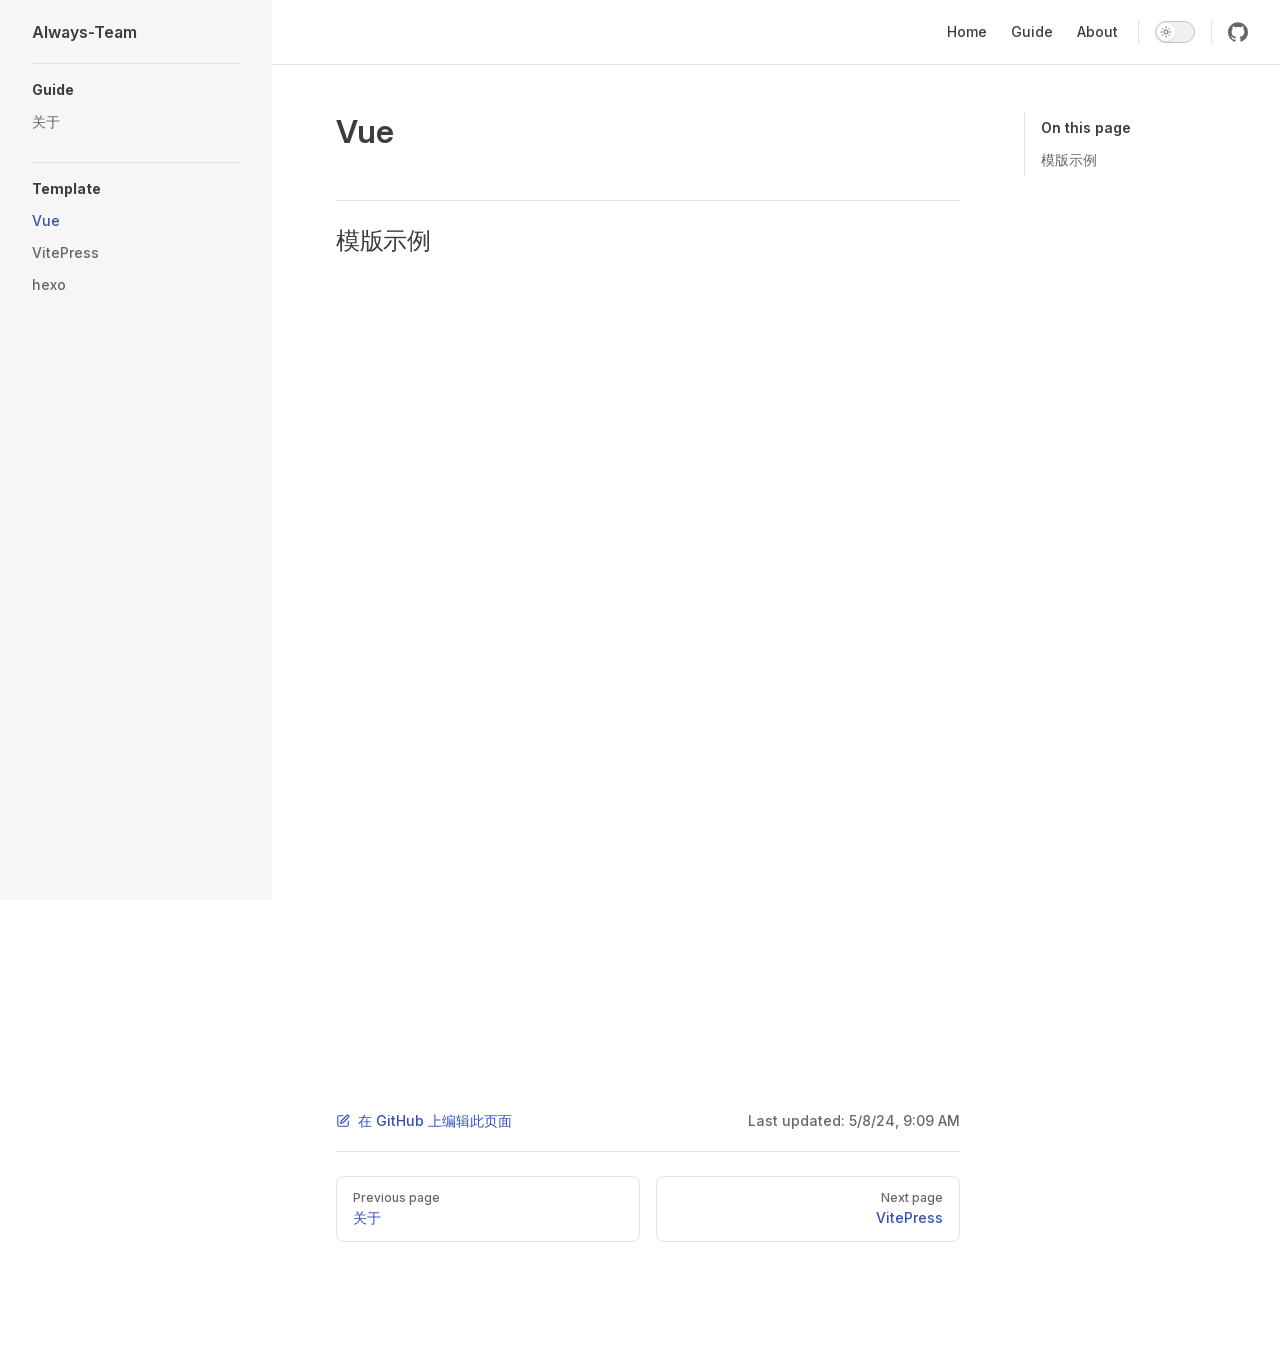
<file: guide/template/vue.html>
<!DOCTYPE html>
<html lang="zh-CN" dir="ltr">
  <head>
    <meta charset="utf-8">
    <meta name="viewport" content="width=device-width,initial-scale=1">
    <title>Vue | Always-Team</title>
    <meta name="description" content="Always-Team description">
    <meta name="generator" content="VitePress v1.1.4">
    <link rel="preload stylesheet" href="/assets/style.DjFoGsfx.css" as="style">
    
    <script type="module" src="/assets/app.B5gR_r6i.js"></script>
    <link rel="preload" href="/assets/inter-roman-latin.Di8DUHzh.woff2" as="font" type="font/woff2" crossorigin="">
    <link rel="modulepreload" href="/assets/chunks/theme.DTNvPun6.js">
    <link rel="modulepreload" href="/assets/chunks/framework.B4tvSGrt.js">
    <link rel="modulepreload" href="/assets/guide_template_vue.md.DItlocr0.lean.js">
    <script id="check-dark-mode">(()=>{const e=localStorage.getItem("vitepress-theme-appearance")||"auto",a=window.matchMedia("(prefers-color-scheme: dark)").matches;(!e||e==="auto"?a:e==="dark")&&document.documentElement.classList.add("dark")})();</script>
    <script id="check-mac-os">document.documentElement.classList.toggle("mac",/Mac|iPhone|iPod|iPad/i.test(navigator.platform));</script>
  </head>
  <body>
    <div id="app"><div class="Layout" data-v-d8b57b2d><!--[--><!--]--><!--[--><span tabindex="-1" data-v-c8291ffa></span><a href="#VPContent" class="VPSkipLink visually-hidden" data-v-c8291ffa> Skip to content </a><!--]--><!----><header class="VPNav" data-v-d8b57b2d data-v-7ad780c2><div class="VPNavBar has-sidebar top" data-v-7ad780c2 data-v-844edcde><div class="wrapper" data-v-844edcde><div class="container" data-v-844edcde><div class="title" data-v-844edcde><div class="VPNavBarTitle has-sidebar" data-v-844edcde data-v-0ad69264><a class="title" href="/" data-v-0ad69264><!--[--><!--]--><!----><span data-v-0ad69264>Always-Team</span><!--[--><!--]--></a></div></div><div class="content" data-v-844edcde><div class="content-body" data-v-844edcde><!--[--><!--]--><div class="VPNavBarSearch search" data-v-844edcde><!----></div><nav aria-labelledby="main-nav-aria-label" class="VPNavBarMenu menu" data-v-844edcde data-v-f732b5d0><span id="main-nav-aria-label" class="visually-hidden" data-v-f732b5d0>Main Navigation</span><!--[--><!--[--><a class="VPLink link VPNavBarMenuLink" href="/" tabindex="0" data-v-f732b5d0 data-v-08fbf4b6><!--[--><span data-v-08fbf4b6>Home</span><!--]--></a><!--]--><!--[--><a class="VPLink link VPNavBarMenuLink" href="/guide/" tabindex="0" data-v-f732b5d0 data-v-08fbf4b6><!--[--><span data-v-08fbf4b6>Guide</span><!--]--></a><!--]--><!--[--><a class="VPLink link VPNavBarMenuLink" href="/about" tabindex="0" data-v-f732b5d0 data-v-08fbf4b6><!--[--><span data-v-08fbf4b6>About</span><!--]--></a><!--]--><!--]--></nav><!----><div class="VPNavBarAppearance appearance" data-v-844edcde data-v-283b26e9><button class="VPSwitch VPSwitchAppearance" type="button" role="switch" title="Switch to dark theme" aria-checked="false" data-v-283b26e9 data-v-7df97737 data-v-b4ccac88><span class="check" data-v-b4ccac88><span class="icon" data-v-b4ccac88><!--[--><span class="vpi-sun sun" data-v-7df97737></span><span class="vpi-moon moon" data-v-7df97737></span><!--]--></span></span></button></div><div class="VPSocialLinks VPNavBarSocialLinks social-links" data-v-844edcde data-v-ef6192dc data-v-e71e869c><!--[--><a class="VPSocialLink no-icon" href="https://github.com/Always-Team" aria-label="github" target="_blank" rel="noopener" data-v-e71e869c data-v-358b6670><span class="vpi-social-github" /></a><!--]--></div><div class="VPFlyout VPNavBarExtra extra" data-v-844edcde data-v-8e87c032 data-v-af5898d3><button type="button" class="button" aria-haspopup="true" aria-expanded="false" aria-label="extra navigation" data-v-af5898d3><span class="vpi-more-horizontal icon" data-v-af5898d3></span></button><div class="menu" data-v-af5898d3><div class="VPMenu" data-v-af5898d3 data-v-e42ed9b3><!----><!--[--><!--[--><!----><div class="group" data-v-8e87c032><div class="item appearance" data-v-8e87c032><p class="label" data-v-8e87c032>Appearance</p><div class="appearance-action" data-v-8e87c032><button class="VPSwitch VPSwitchAppearance" type="button" role="switch" title="Switch to dark theme" aria-checked="false" data-v-8e87c032 data-v-7df97737 data-v-b4ccac88><span class="check" data-v-b4ccac88><span class="icon" data-v-b4ccac88><!--[--><span class="vpi-sun sun" data-v-7df97737></span><span class="vpi-moon moon" data-v-7df97737></span><!--]--></span></span></button></div></div></div><div class="group" data-v-8e87c032><div class="item social-links" data-v-8e87c032><div class="VPSocialLinks social-links-list" data-v-8e87c032 data-v-e71e869c><!--[--><a class="VPSocialLink no-icon" href="https://github.com/Always-Team" aria-label="github" target="_blank" rel="noopener" data-v-e71e869c data-v-358b6670><span class="vpi-social-github" /></a><!--]--></div></div></div><!--]--><!--]--></div></div></div><!--[--><!--]--><button type="button" class="VPNavBarHamburger hamburger" aria-label="mobile navigation" aria-expanded="false" aria-controls="VPNavScreen" data-v-844edcde data-v-6bee1efd><span class="container" data-v-6bee1efd><span class="top" data-v-6bee1efd></span><span class="middle" data-v-6bee1efd></span><span class="bottom" data-v-6bee1efd></span></span></button></div></div></div></div><div class="divider" data-v-844edcde><div class="divider-line" data-v-844edcde></div></div></div><!----></header><div class="VPLocalNav has-sidebar empty" data-v-d8b57b2d data-v-2488c25a><div class="container" data-v-2488c25a><button class="menu" aria-expanded="false" aria-controls="VPSidebarNav" data-v-2488c25a><span class="vpi-align-left menu-icon" data-v-2488c25a></span><span class="menu-text" data-v-2488c25a>Menu</span></button><div class="VPLocalNavOutlineDropdown" style="--vp-vh:0px;" data-v-2488c25a data-v-883964e0><button data-v-883964e0>Return to top</button><!----></div></div></div><aside class="VPSidebar" data-v-d8b57b2d data-v-4871f9f5><div class="curtain" data-v-4871f9f5></div><nav class="nav" id="VPSidebarNav" aria-labelledby="sidebar-aria-label" tabindex="-1" data-v-4871f9f5><span class="visually-hidden" id="sidebar-aria-label" data-v-4871f9f5> Sidebar Navigation </span><!--[--><!--]--><!--[--><div class="group" data-v-4871f9f5><section class="VPSidebarItem level-0" data-v-4871f9f5 data-v-c24f735a><div class="item" role="button" tabindex="0" data-v-c24f735a><div class="indicator" data-v-c24f735a></div><h2 class="text" data-v-c24f735a>Guide</h2><!----></div><div class="items" data-v-c24f735a><!--[--><div class="VPSidebarItem level-1 is-link" data-v-c24f735a data-v-c24f735a><div class="item" data-v-c24f735a><div class="indicator" data-v-c24f735a></div><a class="VPLink link link" href="/guide/" data-v-c24f735a><!--[--><p class="text" data-v-c24f735a>关于</p><!--]--></a><!----></div><!----></div><!--]--></div></section></div><div class="group" data-v-4871f9f5><section class="VPSidebarItem level-0 has-active" data-v-4871f9f5 data-v-c24f735a><div class="item" role="button" tabindex="0" data-v-c24f735a><div class="indicator" data-v-c24f735a></div><h2 class="text" data-v-c24f735a>Template</h2><!----></div><div class="items" data-v-c24f735a><!--[--><div class="VPSidebarItem level-1 is-link" data-v-c24f735a data-v-c24f735a><div class="item" data-v-c24f735a><div class="indicator" data-v-c24f735a></div><a class="VPLink link link" href="/guide/template/vue" data-v-c24f735a><!--[--><p class="text" data-v-c24f735a>Vue</p><!--]--></a><!----></div><!----></div><div class="VPSidebarItem level-1 is-link" data-v-c24f735a data-v-c24f735a><div class="item" data-v-c24f735a><div class="indicator" data-v-c24f735a></div><a class="VPLink link link" href="/guide/template/vitepress" data-v-c24f735a><!--[--><p class="text" data-v-c24f735a>VitePress</p><!--]--></a><!----></div><!----></div><div class="VPSidebarItem level-1 is-link" data-v-c24f735a data-v-c24f735a><div class="item" data-v-c24f735a><div class="indicator" data-v-c24f735a></div><a class="VPLink link link" href="/guide/template/hexo" data-v-c24f735a><!--[--><p class="text" data-v-c24f735a>hexo</p><!--]--></a><!----></div><!----></div><!--]--></div></section></div><!--]--><!--[--><!--]--></nav></aside><div class="VPContent has-sidebar" id="VPContent" data-v-d8b57b2d data-v-9a6c75ad><div class="VPDoc has-sidebar has-aside" data-v-9a6c75ad data-v-e6f2a212><!--[--><!--]--><div class="container" data-v-e6f2a212><div class="aside" data-v-e6f2a212><div class="aside-curtain" data-v-e6f2a212></div><div class="aside-container" data-v-e6f2a212><div class="aside-content" data-v-e6f2a212><div class="VPDocAside" data-v-e6f2a212 data-v-cb998dce><!--[--><!--]--><!--[--><!--]--><nav aria-labelledby="doc-outline-aria-label" class="VPDocAsideOutline" role="navigation" data-v-cb998dce data-v-269d7ea7><div class="content" data-v-269d7ea7><div class="outline-marker" data-v-269d7ea7></div><div aria-level="2" class="outline-title" id="doc-outline-aria-label" role="heading" data-v-269d7ea7>On this page</div><ul class="VPDocOutlineItem root" data-v-269d7ea7 data-v-53c99d69><!--[--><!--]--></ul></div></nav><!--[--><!--]--><div class="spacer" data-v-cb998dce></div><!--[--><!--]--><!----><!--[--><!--]--><!--[--><!--]--></div></div></div></div><div class="content" data-v-e6f2a212><div class="content-container" data-v-e6f2a212><!--[--><!--]--><main class="main" data-v-e6f2a212><div style="position:relative;" class="vp-doc _guide_template_vue" data-v-e6f2a212><div><h1 id="vue" tabindex="-1">Vue <a class="header-anchor" href="#vue" aria-label="Permalink to &quot;Vue&quot;">​</a></h1><h2 id="模版示例" tabindex="-1">模版示例 <a class="header-anchor" href="#模版示例" aria-label="Permalink to &quot;模版示例&quot;">​</a></h2><!----></div></div></main><footer class="VPDocFooter" data-v-e6f2a212 data-v-5941af80><!--[--><!--]--><div class="edit-info" data-v-5941af80><div class="edit-link" data-v-5941af80><a class="VPLink link vp-external-link-icon no-icon edit-link-button" href="https://github.com/Always-Team/always-team.github.io/blob/master/guide/template/vue.md" target="_blank" rel="noreferrer" data-v-5941af80><!--[--><span class="vpi-square-pen edit-link-icon" data-v-5941af80></span> 在 GitHub 上编辑此页面<!--]--></a></div><div class="last-updated" data-v-5941af80><p class="VPLastUpdated" data-v-5941af80 data-v-19a7ae4e>Last updated: <time datetime="2024-05-08T09:09:04.000Z" data-v-19a7ae4e></time></p></div></div><nav class="prev-next" aria-labelledby="doc-footer-aria-label" data-v-5941af80><span class="visually-hidden" id="doc-footer-aria-label" data-v-5941af80>Pager</span><div class="pager" data-v-5941af80><a class="VPLink link pager-link prev" href="/guide/" data-v-5941af80><!--[--><span class="desc" data-v-5941af80>Previous page</span><span class="title" data-v-5941af80>关于</span><!--]--></a></div><div class="pager" data-v-5941af80><a class="VPLink link pager-link next" href="/guide/template/vitepress" data-v-5941af80><!--[--><span class="desc" data-v-5941af80>Next page</span><span class="title" data-v-5941af80>VitePress</span><!--]--></a></div></nav></footer><!--[--><!--]--></div></div></div><!--[--><!--]--></div></div><footer class="VPFooter has-sidebar" data-v-d8b57b2d data-v-566314d4><div class="container" data-v-566314d4><p class="message" data-v-566314d4>Released under the MIT License.</p><p class="copyright" data-v-566314d4>Copyright © 2024-present Always-Team</p></div></footer><!--[--><!--]--></div></div>
    <script>window.__VP_HASH_MAP__=JSON.parse("{\"guide_template_hexo.md\":\"DJxdK0x2\",\"guide_template_vitepress.md\":\"DdJBHAol\",\"guide_template_vue.md\":\"DItlocr0\",\"readme.md\":\"DPTDYi1i\",\"about.md\":\"3AJah3Dl\",\"index.md\":\"BoUKi9jY\",\"guide_index.md\":\"CSzZxoop\"}");window.__VP_SITE_DATA__=JSON.parse("{\"lang\":\"zh-CN\",\"dir\":\"ltr\",\"title\":\"Always-Team\",\"description\":\"Always-Team description\",\"base\":\"/\",\"head\":[],\"router\":{\"prefetchLinks\":true},\"appearance\":true,\"themeConfig\":{\"nav\":[{\"text\":\"Home\",\"link\":\"/\"},{\"text\":\"Guide\",\"link\":\"/guide/\"},{\"text\":\"About\",\"link\":\"/about\"}],\"socialLinks\":[{\"icon\":\"github\",\"link\":\"https://github.com/Always-Team\"}],\"sidebar\":{\"/guide/\":[{\"text\":\"Guide\",\"items\":[{\"text\":\"关于\",\"link\":\"/guide/\"}]},{\"text\":\"Template\",\"items\":[{\"text\":\"Vue\",\"link\":\"/guide/template/vue\"},{\"text\":\"VitePress\",\"link\":\"/guide/template/vitepress\"},{\"text\":\"hexo\",\"link\":\"/guide/template/hexo\"}]}]},\"footer\":{\"message\":\"Released under the MIT License.\",\"copyright\":\"Copyright © 2024-present Always-Team\"},\"editLink\":{\"pattern\":\"https://github.com/Always-Team/always-team.github.io/blob/master/:path\",\"text\":\"在 GitHub 上编辑此页面\"}},\"locales\":{},\"scrollOffset\":134,\"cleanUrls\":true}");</script>
    
  </body>
</html>
</file>
<file: assets/style.DjFoGsfx.css>
@font-face{font-family:Inter;font-style:normal;font-weight:100 900;font-display:swap;src:url(/assets/inter-roman-cyrillic-ext.BBPuwvHQ.woff2) format("woff2");unicode-range:U+0460-052F,U+1C80-1C88,U+20B4,U+2DE0-2DFF,U+A640-A69F,U+FE2E-FE2F}@font-face{font-family:Inter;font-style:normal;font-weight:100 900;font-display:swap;src:url(/assets/inter-roman-cyrillic.C5lxZ8CY.woff2) format("woff2");unicode-range:U+0301,U+0400-045F,U+0490-0491,U+04B0-04B1,U+2116}@font-face{font-family:Inter;font-style:normal;font-weight:100 900;font-display:swap;src:url(/assets/inter-roman-greek-ext.CqjqNYQ-.woff2) format("woff2");unicode-range:U+1F00-1FFF}@font-face{font-family:Inter;font-style:normal;font-weight:100 900;font-display:swap;src:url(/assets/inter-roman-greek.BBVDIX6e.woff2) format("woff2");unicode-range:U+0370-0377,U+037A-037F,U+0384-038A,U+038C,U+038E-03A1,U+03A3-03FF}@font-face{font-family:Inter;font-style:normal;font-weight:100 900;font-display:swap;src:url(/assets/inter-roman-vietnamese.BjW4sHH5.woff2) format("woff2");unicode-range:U+0102-0103,U+0110-0111,U+0128-0129,U+0168-0169,U+01A0-01A1,U+01AF-01B0,U+0300-0301,U+0303-0304,U+0308-0309,U+0323,U+0329,U+1EA0-1EF9,U+20AB}@font-face{font-family:Inter;font-style:normal;font-weight:100 900;font-display:swap;src:url(/assets/inter-roman-latin-ext.4ZJIpNVo.woff2) format("woff2");unicode-range:U+0100-02AF,U+0304,U+0308,U+0329,U+1E00-1E9F,U+1EF2-1EFF,U+2020,U+20A0-20AB,U+20AD-20C0,U+2113,U+2C60-2C7F,U+A720-A7FF}@font-face{font-family:Inter;font-style:normal;font-weight:100 900;font-display:swap;src:url(/assets/inter-roman-latin.Di8DUHzh.woff2) format("woff2");unicode-range:U+0000-00FF,U+0131,U+0152-0153,U+02BB-02BC,U+02C6,U+02DA,U+02DC,U+0304,U+0308,U+0329,U+2000-206F,U+2074,U+20AC,U+2122,U+2191,U+2193,U+2212,U+2215,U+FEFF,U+FFFD}@font-face{font-family:Inter;font-style:italic;font-weight:100 900;font-display:swap;src:url(/assets/inter-italic-cyrillic-ext.r48I6akx.woff2) format("woff2");unicode-range:U+0460-052F,U+1C80-1C88,U+20B4,U+2DE0-2DFF,U+A640-A69F,U+FE2E-FE2F}@font-face{font-family:Inter;font-style:italic;font-weight:100 900;font-display:swap;src:url(/assets/inter-italic-cyrillic.By2_1cv3.woff2) format("woff2");unicode-range:U+0301,U+0400-045F,U+0490-0491,U+04B0-04B1,U+2116}@font-face{font-family:Inter;font-style:italic;font-weight:100 900;font-display:swap;src:url(/assets/inter-italic-greek-ext.1u6EdAuj.woff2) format("woff2");unicode-range:U+1F00-1FFF}@font-face{font-family:Inter;font-style:italic;font-weight:100 900;font-display:swap;src:url(/assets/inter-italic-greek.DJ8dCoTZ.woff2) format("woff2");unicode-range:U+0370-0377,U+037A-037F,U+0384-038A,U+038C,U+038E-03A1,U+03A3-03FF}@font-face{font-family:Inter;font-style:italic;font-weight:100 900;font-display:swap;src:url(/assets/inter-italic-vietnamese.BSbpV94h.woff2) format("woff2");unicode-range:U+0102-0103,U+0110-0111,U+0128-0129,U+0168-0169,U+01A0-01A1,U+01AF-01B0,U+0300-0301,U+0303-0304,U+0308-0309,U+0323,U+0329,U+1EA0-1EF9,U+20AB}@font-face{font-family:Inter;font-style:italic;font-weight:100 900;font-display:swap;src:url(/assets/inter-italic-latin-ext.CN1xVJS-.woff2) format("woff2");unicode-range:U+0100-02AF,U+0304,U+0308,U+0329,U+1E00-1E9F,U+1EF2-1EFF,U+2020,U+20A0-20AB,U+20AD-20C0,U+2113,U+2C60-2C7F,U+A720-A7FF}@font-face{font-family:Inter;font-style:italic;font-weight:100 900;font-display:swap;src:url(/assets/inter-italic-latin.C2AdPX0b.woff2) format("woff2");unicode-range:U+0000-00FF,U+0131,U+0152-0153,U+02BB-02BC,U+02C6,U+02DA,U+02DC,U+0304,U+0308,U+0329,U+2000-206F,U+2074,U+20AC,U+2122,U+2191,U+2193,U+2212,U+2215,U+FEFF,U+FFFD}@font-face{font-family:Punctuation SC;font-weight:400;src:local("PingFang SC Regular"),local("Noto Sans CJK SC"),local("Microsoft YaHei");unicode-range:U+201C,U+201D,U+2018,U+2019,U+2E3A,U+2014,U+2013,U+2026,U+00B7,U+007E,U+002F}@font-face{font-family:Punctuation SC;font-weight:500;src:local("PingFang SC Medium"),local("Noto Sans CJK SC"),local("Microsoft YaHei");unicode-range:U+201C,U+201D,U+2018,U+2019,U+2E3A,U+2014,U+2013,U+2026,U+00B7,U+007E,U+002F}@font-face{font-family:Punctuation SC;font-weight:600;src:local("PingFang SC Semibold"),local("Noto Sans CJK SC Bold"),local("Microsoft YaHei Bold");unicode-range:U+201C,U+201D,U+2018,U+2019,U+2E3A,U+2014,U+2013,U+2026,U+00B7,U+007E,U+002F}@font-face{font-family:Punctuation SC;font-weight:700;src:local("PingFang SC Semibold"),local("Noto Sans CJK SC Bold"),local("Microsoft YaHei Bold");unicode-range:U+201C,U+201D,U+2018,U+2019,U+2E3A,U+2014,U+2013,U+2026,U+00B7,U+007E,U+002F}:root{--vp-c-white: #ffffff;--vp-c-black: #000000;--vp-c-neutral: var(--vp-c-black);--vp-c-neutral-inverse: var(--vp-c-white)}.dark{--vp-c-neutral: var(--vp-c-white);--vp-c-neutral-inverse: var(--vp-c-black)}:root{--vp-c-gray-1: #dddde3;--vp-c-gray-2: #e4e4e9;--vp-c-gray-3: #ebebef;--vp-c-gray-soft: rgba(142, 150, 170, .14);--vp-c-indigo-1: #3451b2;--vp-c-indigo-2: #3a5ccc;--vp-c-indigo-3: #5672cd;--vp-c-indigo-soft: rgba(100, 108, 255, .14);--vp-c-purple-1: #6f42c1;--vp-c-purple-2: #7e4cc9;--vp-c-purple-3: #8e5cd9;--vp-c-purple-soft: rgba(159, 122, 234, .14);--vp-c-green-1: #18794e;--vp-c-green-2: #299764;--vp-c-green-3: #30a46c;--vp-c-green-soft: rgba(16, 185, 129, .14);--vp-c-yellow-1: #915930;--vp-c-yellow-2: #946300;--vp-c-yellow-3: #9f6a00;--vp-c-yellow-soft: rgba(234, 179, 8, .14);--vp-c-red-1: #b8272c;--vp-c-red-2: #d5393e;--vp-c-red-3: #e0575b;--vp-c-red-soft: rgba(244, 63, 94, .14);--vp-c-sponsor: #db2777}.dark{--vp-c-gray-1: #515c67;--vp-c-gray-2: #414853;--vp-c-gray-3: #32363f;--vp-c-gray-soft: rgba(101, 117, 133, .16);--vp-c-indigo-1: #a8b1ff;--vp-c-indigo-2: #5c73e7;--vp-c-indigo-3: #3e63dd;--vp-c-indigo-soft: rgba(100, 108, 255, .16);--vp-c-purple-1: #c8abfa;--vp-c-purple-2: #a879e6;--vp-c-purple-3: #8e5cd9;--vp-c-purple-soft: rgba(159, 122, 234, .16);--vp-c-green-1: #3dd68c;--vp-c-green-2: #30a46c;--vp-c-green-3: #298459;--vp-c-green-soft: rgba(16, 185, 129, .16);--vp-c-yellow-1: #f9b44e;--vp-c-yellow-2: #da8b17;--vp-c-yellow-3: #a46a0a;--vp-c-yellow-soft: rgba(234, 179, 8, .16);--vp-c-red-1: #f66f81;--vp-c-red-2: #f14158;--vp-c-red-3: #b62a3c;--vp-c-red-soft: rgba(244, 63, 94, .16)}:root{--vp-c-bg: #ffffff;--vp-c-bg-alt: #f6f6f7;--vp-c-bg-elv: #ffffff;--vp-c-bg-soft: #f6f6f7}.dark{--vp-c-bg: #1b1b1f;--vp-c-bg-alt: #161618;--vp-c-bg-elv: #202127;--vp-c-bg-soft: #202127}:root{--vp-c-border: #c2c2c4;--vp-c-divider: #e2e2e3;--vp-c-gutter: #e2e2e3}.dark{--vp-c-border: #3c3f44;--vp-c-divider: #2e2e32;--vp-c-gutter: #000000}:root{--vp-c-text-1: rgba(60, 60, 67);--vp-c-text-2: rgba(60, 60, 67, .78);--vp-c-text-3: rgba(60, 60, 67, .56)}.dark{--vp-c-text-1: rgba(255, 255, 245, .86);--vp-c-text-2: rgba(235, 235, 245, .6);--vp-c-text-3: rgba(235, 235, 245, .38)}:root{--vp-c-default-1: var(--vp-c-gray-1);--vp-c-default-2: var(--vp-c-gray-2);--vp-c-default-3: var(--vp-c-gray-3);--vp-c-default-soft: var(--vp-c-gray-soft);--vp-c-brand-1: var(--vp-c-indigo-1);--vp-c-brand-2: var(--vp-c-indigo-2);--vp-c-brand-3: var(--vp-c-indigo-3);--vp-c-brand-soft: var(--vp-c-indigo-soft);--vp-c-brand: var(--vp-c-brand-1);--vp-c-tip-1: var(--vp-c-brand-1);--vp-c-tip-2: var(--vp-c-brand-2);--vp-c-tip-3: var(--vp-c-brand-3);--vp-c-tip-soft: var(--vp-c-brand-soft);--vp-c-note-1: var(--vp-c-brand-1);--vp-c-note-2: var(--vp-c-brand-2);--vp-c-note-3: var(--vp-c-brand-3);--vp-c-note-soft: var(--vp-c-brand-soft);--vp-c-success-1: var(--vp-c-green-1);--vp-c-success-2: var(--vp-c-green-2);--vp-c-success-3: var(--vp-c-green-3);--vp-c-success-soft: var(--vp-c-green-soft);--vp-c-important-1: var(--vp-c-purple-1);--vp-c-important-2: var(--vp-c-purple-2);--vp-c-important-3: var(--vp-c-purple-3);--vp-c-important-soft: var(--vp-c-purple-soft);--vp-c-warning-1: var(--vp-c-yellow-1);--vp-c-warning-2: var(--vp-c-yellow-2);--vp-c-warning-3: var(--vp-c-yellow-3);--vp-c-warning-soft: var(--vp-c-yellow-soft);--vp-c-danger-1: var(--vp-c-red-1);--vp-c-danger-2: var(--vp-c-red-2);--vp-c-danger-3: var(--vp-c-red-3);--vp-c-danger-soft: var(--vp-c-red-soft);--vp-c-caution-1: var(--vp-c-red-1);--vp-c-caution-2: var(--vp-c-red-2);--vp-c-caution-3: var(--vp-c-red-3);--vp-c-caution-soft: var(--vp-c-red-soft)}:root{--vp-font-family-base: "Inter", ui-sans-serif, system-ui, sans-serif, "Apple Color Emoji", "Segoe UI Emoji", "Segoe UI Symbol", "Noto Color Emoji";--vp-font-family-mono: ui-monospace, "Menlo", "Monaco", "Consolas", "Liberation Mono", "Courier New", monospace;font-optical-sizing:auto}:root:lang(zh){--vp-font-family-base: "Punctuation SC", "Inter", ui-sans-serif, system-ui, "PingFang SC", "Noto Sans CJK SC", "Noto Sans SC", "Heiti SC", "DengXian", "Microsoft YaHei", sans-serif, "Apple Color Emoji", "Segoe UI Emoji", "Segoe UI Symbol", "Noto Color Emoji"}:root{--vp-shadow-1: 0 1px 2px rgba(0, 0, 0, .04), 0 1px 2px rgba(0, 0, 0, .06);--vp-shadow-2: 0 3px 12px rgba(0, 0, 0, .07), 0 1px 4px rgba(0, 0, 0, .07);--vp-shadow-3: 0 12px 32px rgba(0, 0, 0, .1), 0 2px 6px rgba(0, 0, 0, .08);--vp-shadow-4: 0 14px 44px rgba(0, 0, 0, .12), 0 3px 9px rgba(0, 0, 0, .12);--vp-shadow-5: 0 18px 56px rgba(0, 0, 0, .16), 0 4px 12px rgba(0, 0, 0, .16)}:root{--vp-z-index-footer: 10;--vp-z-index-local-nav: 20;--vp-z-index-nav: 30;--vp-z-index-layout-top: 40;--vp-z-index-backdrop: 50;--vp-z-index-sidebar: 60}@media (min-width: 960px){:root{--vp-z-index-sidebar: 25}}:root{--vp-layout-max-width: 1440px}:root{--vp-header-anchor-symbol: "#"}:root{--vp-code-line-height: 1.7;--vp-code-font-size: .875em;--vp-code-color: var(--vp-c-brand-1);--vp-code-link-color: var(--vp-c-brand-1);--vp-code-link-hover-color: var(--vp-c-brand-2);--vp-code-bg: var(--vp-c-default-soft);--vp-code-block-color: var(--vp-c-text-2);--vp-code-block-bg: var(--vp-c-bg-alt);--vp-code-block-divider-color: var(--vp-c-gutter);--vp-code-lang-color: var(--vp-c-text-3);--vp-code-line-highlight-color: var(--vp-c-default-soft);--vp-code-line-number-color: var(--vp-c-text-3);--vp-code-line-diff-add-color: var(--vp-c-success-soft);--vp-code-line-diff-add-symbol-color: var(--vp-c-success-1);--vp-code-line-diff-remove-color: var(--vp-c-danger-soft);--vp-code-line-diff-remove-symbol-color: var(--vp-c-danger-1);--vp-code-line-warning-color: var(--vp-c-warning-soft);--vp-code-line-error-color: var(--vp-c-danger-soft);--vp-code-copy-code-border-color: var(--vp-c-divider);--vp-code-copy-code-bg: var(--vp-c-bg-soft);--vp-code-copy-code-hover-border-color: var(--vp-c-divider);--vp-code-copy-code-hover-bg: var(--vp-c-bg);--vp-code-copy-code-active-text: var(--vp-c-text-2);--vp-code-copy-copied-text-content: "Copied";--vp-code-tab-divider: var(--vp-code-block-divider-color);--vp-code-tab-text-color: var(--vp-c-text-2);--vp-code-tab-bg: var(--vp-code-block-bg);--vp-code-tab-hover-text-color: var(--vp-c-text-1);--vp-code-tab-active-text-color: var(--vp-c-text-1);--vp-code-tab-active-bar-color: var(--vp-c-brand-1)}:root{--vp-button-brand-border: transparent;--vp-button-brand-text: var(--vp-c-white);--vp-button-brand-bg: var(--vp-c-brand-3);--vp-button-brand-hover-border: transparent;--vp-button-brand-hover-text: var(--vp-c-white);--vp-button-brand-hover-bg: var(--vp-c-brand-2);--vp-button-brand-active-border: transparent;--vp-button-brand-active-text: var(--vp-c-white);--vp-button-brand-active-bg: var(--vp-c-brand-1);--vp-button-alt-border: transparent;--vp-button-alt-text: var(--vp-c-text-1);--vp-button-alt-bg: var(--vp-c-default-3);--vp-button-alt-hover-border: transparent;--vp-button-alt-hover-text: var(--vp-c-text-1);--vp-button-alt-hover-bg: var(--vp-c-default-2);--vp-button-alt-active-border: transparent;--vp-button-alt-active-text: var(--vp-c-text-1);--vp-button-alt-active-bg: var(--vp-c-default-1);--vp-button-sponsor-border: var(--vp-c-text-2);--vp-button-sponsor-text: var(--vp-c-text-2);--vp-button-sponsor-bg: transparent;--vp-button-sponsor-hover-border: var(--vp-c-sponsor);--vp-button-sponsor-hover-text: var(--vp-c-sponsor);--vp-button-sponsor-hover-bg: transparent;--vp-button-sponsor-active-border: var(--vp-c-sponsor);--vp-button-sponsor-active-text: var(--vp-c-sponsor);--vp-button-sponsor-active-bg: transparent}:root{--vp-custom-block-font-size: 14px;--vp-custom-block-code-font-size: 13px;--vp-custom-block-info-border: transparent;--vp-custom-block-info-text: var(--vp-c-text-1);--vp-custom-block-info-bg: var(--vp-c-default-soft);--vp-custom-block-info-code-bg: var(--vp-c-default-soft);--vp-custom-block-note-border: transparent;--vp-custom-block-note-text: var(--vp-c-text-1);--vp-custom-block-note-bg: var(--vp-c-default-soft);--vp-custom-block-note-code-bg: var(--vp-c-default-soft);--vp-custom-block-tip-border: transparent;--vp-custom-block-tip-text: var(--vp-c-text-1);--vp-custom-block-tip-bg: var(--vp-c-tip-soft);--vp-custom-block-tip-code-bg: var(--vp-c-tip-soft);--vp-custom-block-important-border: transparent;--vp-custom-block-important-text: var(--vp-c-text-1);--vp-custom-block-important-bg: var(--vp-c-important-soft);--vp-custom-block-important-code-bg: var(--vp-c-important-soft);--vp-custom-block-warning-border: transparent;--vp-custom-block-warning-text: var(--vp-c-text-1);--vp-custom-block-warning-bg: var(--vp-c-warning-soft);--vp-custom-block-warning-code-bg: var(--vp-c-warning-soft);--vp-custom-block-danger-border: transparent;--vp-custom-block-danger-text: var(--vp-c-text-1);--vp-custom-block-danger-bg: var(--vp-c-danger-soft);--vp-custom-block-danger-code-bg: var(--vp-c-danger-soft);--vp-custom-block-caution-border: transparent;--vp-custom-block-caution-text: var(--vp-c-text-1);--vp-custom-block-caution-bg: var(--vp-c-caution-soft);--vp-custom-block-caution-code-bg: var(--vp-c-caution-soft);--vp-custom-block-details-border: var(--vp-custom-block-info-border);--vp-custom-block-details-text: var(--vp-custom-block-info-text);--vp-custom-block-details-bg: var(--vp-custom-block-info-bg);--vp-custom-block-details-code-bg: var(--vp-custom-block-info-code-bg)}:root{--vp-input-border-color: var(--vp-c-border);--vp-input-bg-color: var(--vp-c-bg-alt);--vp-input-switch-bg-color: var(--vp-c-default-soft)}:root{--vp-nav-height: 64px;--vp-nav-bg-color: var(--vp-c-bg);--vp-nav-screen-bg-color: var(--vp-c-bg);--vp-nav-logo-height: 24px}.hide-nav{--vp-nav-height: 0px}.hide-nav .VPSidebar{--vp-nav-height: 22px}:root{--vp-local-nav-bg-color: var(--vp-c-bg)}:root{--vp-sidebar-width: 272px;--vp-sidebar-bg-color: var(--vp-c-bg-alt)}:root{--vp-backdrop-bg-color: rgba(0, 0, 0, .6)}:root{--vp-home-hero-name-color: var(--vp-c-brand-1);--vp-home-hero-name-background: transparent;--vp-home-hero-image-background-image: none;--vp-home-hero-image-filter: none}:root{--vp-badge-info-border: transparent;--vp-badge-info-text: var(--vp-c-text-2);--vp-badge-info-bg: var(--vp-c-default-soft);--vp-badge-tip-border: transparent;--vp-badge-tip-text: var(--vp-c-tip-1);--vp-badge-tip-bg: var(--vp-c-tip-soft);--vp-badge-warning-border: transparent;--vp-badge-warning-text: var(--vp-c-warning-1);--vp-badge-warning-bg: var(--vp-c-warning-soft);--vp-badge-danger-border: transparent;--vp-badge-danger-text: var(--vp-c-danger-1);--vp-badge-danger-bg: var(--vp-c-danger-soft)}:root{--vp-carbon-ads-text-color: var(--vp-c-text-1);--vp-carbon-ads-poweredby-color: var(--vp-c-text-2);--vp-carbon-ads-bg-color: var(--vp-c-bg-soft);--vp-carbon-ads-hover-text-color: var(--vp-c-brand-1);--vp-carbon-ads-hover-poweredby-color: var(--vp-c-text-1)}:root{--vp-local-search-bg: var(--vp-c-bg);--vp-local-search-result-bg: var(--vp-c-bg);--vp-local-search-result-border: var(--vp-c-divider);--vp-local-search-result-selected-bg: var(--vp-c-bg);--vp-local-search-result-selected-border: var(--vp-c-brand-1);--vp-local-search-highlight-bg: var(--vp-c-brand-1);--vp-local-search-highlight-text: var(--vp-c-neutral-inverse)}@media (prefers-reduced-motion: reduce){*,:before,:after{animation-delay:-1ms!important;animation-duration:1ms!important;animation-iteration-count:1!important;background-attachment:initial!important;scroll-behavior:auto!important;transition-duration:0s!important;transition-delay:0s!important}}*,:before,:after{box-sizing:border-box}html{line-height:1.4;font-size:16px;-webkit-text-size-adjust:100%}html.dark{color-scheme:dark}body{margin:0;width:100%;min-width:320px;min-height:100vh;line-height:24px;font-family:var(--vp-font-family-base);font-size:16px;font-weight:400;color:var(--vp-c-text-1);background-color:var(--vp-c-bg);font-synthesis:style;text-rendering:optimizeLegibility;-webkit-font-smoothing:antialiased;-moz-osx-font-smoothing:grayscale}main{display:block}h1,h2,h3,h4,h5,h6{margin:0;line-height:24px;font-size:16px;font-weight:400}p{margin:0}strong,b{font-weight:600}a,area,button,[role=button],input,label,select,summary,textarea{touch-action:manipulation}a{color:inherit;text-decoration:inherit}ol,ul{list-style:none;margin:0;padding:0}blockquote{margin:0}pre,code,kbd,samp{font-family:var(--vp-font-family-mono)}img,svg,video,canvas,audio,iframe,embed,object{display:block}figure{margin:0}img,video{max-width:100%;height:auto}button,input,optgroup,select,textarea{border:0;padding:0;line-height:inherit;color:inherit}button{padding:0;font-family:inherit;background-color:transparent;background-image:none}button:enabled,[role=button]:enabled{cursor:pointer}button:focus,button:focus-visible{outline:1px dotted;outline:4px auto -webkit-focus-ring-color}button:focus:not(:focus-visible){outline:none!important}input:focus,textarea:focus,select:focus{outline:none}table{border-collapse:collapse}input{background-color:transparent}input:-ms-input-placeholder,textarea:-ms-input-placeholder{color:var(--vp-c-text-3)}input::-ms-input-placeholder,textarea::-ms-input-placeholder{color:var(--vp-c-text-3)}input::placeholder,textarea::placeholder{color:var(--vp-c-text-3)}input::-webkit-outer-spin-button,input::-webkit-inner-spin-button{-webkit-appearance:none;margin:0}input[type=number]{-moz-appearance:textfield}textarea{resize:vertical}select{-webkit-appearance:none}fieldset{margin:0;padding:0}h1,h2,h3,h4,h5,h6,li,p{overflow-wrap:break-word}vite-error-overlay{z-index:9999}mjx-container{display:inline-block;margin:auto 2px -2px}mjx-container>svg{display:inline-block;margin:auto}[class^=vpi-],[class*=" vpi-"],.vp-icon{width:1em;height:1em}[class^=vpi-].bg,[class*=" vpi-"].bg,.vp-icon.bg{background-size:100% 100%;background-color:transparent}[class^=vpi-]:not(.bg),[class*=" vpi-"]:not(.bg),.vp-icon:not(.bg){-webkit-mask:var(--icon) no-repeat;mask:var(--icon) no-repeat;-webkit-mask-size:100% 100%;mask-size:100% 100%;background-color:currentColor;color:inherit}.vpi-align-left{--icon: url("data:image/svg+xml,%3Csvg xmlns='http://www.w3.org/2000/svg' fill='none' stroke='currentColor' stroke-linecap='round' stroke-linejoin='round' stroke-width='2' viewBox='0 0 24 24'%3E%3Cpath d='M21 6H3M15 12H3M17 18H3'/%3E%3C/svg%3E")}.vpi-arrow-right,.vpi-arrow-down,.vpi-arrow-left,.vpi-arrow-up{--icon: url("data:image/svg+xml,%3Csvg xmlns='http://www.w3.org/2000/svg' fill='none' stroke='currentColor' stroke-linecap='round' stroke-linejoin='round' stroke-width='2' viewBox='0 0 24 24'%3E%3Cpath d='M5 12h14M12 5l7 7-7 7'/%3E%3C/svg%3E")}.vpi-chevron-right,.vpi-chevron-down,.vpi-chevron-left,.vpi-chevron-up{--icon: url("data:image/svg+xml,%3Csvg xmlns='http://www.w3.org/2000/svg' fill='none' stroke='currentColor' stroke-linecap='round' stroke-linejoin='round' stroke-width='2' viewBox='0 0 24 24'%3E%3Cpath d='m9 18 6-6-6-6'/%3E%3C/svg%3E")}.vpi-chevron-down,.vpi-arrow-down{transform:rotate(90deg)}.vpi-chevron-left,.vpi-arrow-left{transform:rotate(180deg)}.vpi-chevron-up,.vpi-arrow-up{transform:rotate(-90deg)}.vpi-square-pen{--icon: url("data:image/svg+xml,%3Csvg xmlns='http://www.w3.org/2000/svg' fill='none' stroke='currentColor' stroke-linecap='round' stroke-linejoin='round' stroke-width='2' viewBox='0 0 24 24'%3E%3Cpath d='M12 3H5a2 2 0 0 0-2 2v14a2 2 0 0 0 2 2h14a2 2 0 0 0 2-2v-7'/%3E%3Cpath d='M18.375 2.625a2.121 2.121 0 1 1 3 3L12 15l-4 1 1-4Z'/%3E%3C/svg%3E")}.vpi-plus{--icon: url("data:image/svg+xml,%3Csvg xmlns='http://www.w3.org/2000/svg' fill='none' stroke='currentColor' stroke-linecap='round' stroke-linejoin='round' stroke-width='2' viewBox='0 0 24 24'%3E%3Cpath d='M5 12h14M12 5v14'/%3E%3C/svg%3E")}.vpi-sun{--icon: url("data:image/svg+xml,%3Csvg xmlns='http://www.w3.org/2000/svg' fill='none' stroke='currentColor' stroke-linecap='round' stroke-linejoin='round' stroke-width='2' viewBox='0 0 24 24'%3E%3Ccircle cx='12' cy='12' r='4'/%3E%3Cpath d='M12 2v2M12 20v2M4.93 4.93l1.41 1.41M17.66 17.66l1.41 1.41M2 12h2M20 12h2M6.34 17.66l-1.41 1.41M19.07 4.93l-1.41 1.41'/%3E%3C/svg%3E")}.vpi-moon{--icon: url("data:image/svg+xml,%3Csvg xmlns='http://www.w3.org/2000/svg' fill='none' stroke='currentColor' stroke-linecap='round' stroke-linejoin='round' stroke-width='2' viewBox='0 0 24 24'%3E%3Cpath d='M12 3a6 6 0 0 0 9 9 9 9 0 1 1-9-9Z'/%3E%3C/svg%3E")}.vpi-more-horizontal{--icon: url("data:image/svg+xml,%3Csvg xmlns='http://www.w3.org/2000/svg' fill='none' stroke='currentColor' stroke-linecap='round' stroke-linejoin='round' stroke-width='2' viewBox='0 0 24 24'%3E%3Ccircle cx='12' cy='12' r='1'/%3E%3Ccircle cx='19' cy='12' r='1'/%3E%3Ccircle cx='5' cy='12' r='1'/%3E%3C/svg%3E")}.vpi-languages{--icon: url("data:image/svg+xml,%3Csvg xmlns='http://www.w3.org/2000/svg' fill='none' stroke='currentColor' stroke-linecap='round' stroke-linejoin='round' stroke-width='2' viewBox='0 0 24 24'%3E%3Cpath d='m5 8 6 6M4 14l6-6 2-3M2 5h12M7 2h1M22 22l-5-10-5 10M14 18h6'/%3E%3C/svg%3E")}.vpi-heart{--icon: url("data:image/svg+xml,%3Csvg xmlns='http://www.w3.org/2000/svg' fill='none' stroke='currentColor' stroke-linecap='round' stroke-linejoin='round' stroke-width='2' viewBox='0 0 24 24'%3E%3Cpath d='M19 14c1.49-1.46 3-3.21 3-5.5A5.5 5.5 0 0 0 16.5 3c-1.76 0-3 .5-4.5 2-1.5-1.5-2.74-2-4.5-2A5.5 5.5 0 0 0 2 8.5c0 2.3 1.5 4.05 3 5.5l7 7Z'/%3E%3C/svg%3E")}.vpi-search{--icon: url("data:image/svg+xml,%3Csvg xmlns='http://www.w3.org/2000/svg' fill='none' stroke='currentColor' stroke-linecap='round' stroke-linejoin='round' stroke-width='2' viewBox='0 0 24 24'%3E%3Ccircle cx='11' cy='11' r='8'/%3E%3Cpath d='m21 21-4.3-4.3'/%3E%3C/svg%3E")}.vpi-layout-list{--icon: url("data:image/svg+xml,%3Csvg xmlns='http://www.w3.org/2000/svg' fill='none' stroke='currentColor' stroke-linecap='round' stroke-linejoin='round' stroke-width='2' viewBox='0 0 24 24'%3E%3Crect width='7' height='7' x='3' y='3' rx='1'/%3E%3Crect width='7' height='7' x='3' y='14' rx='1'/%3E%3Cpath d='M14 4h7M14 9h7M14 15h7M14 20h7'/%3E%3C/svg%3E")}.vpi-delete{--icon: url("data:image/svg+xml,%3Csvg xmlns='http://www.w3.org/2000/svg' fill='none' stroke='currentColor' stroke-linecap='round' stroke-linejoin='round' stroke-width='2' viewBox='0 0 24 24'%3E%3Cpath d='M20 5H9l-7 7 7 7h11a2 2 0 0 0 2-2V7a2 2 0 0 0-2-2ZM18 9l-6 6M12 9l6 6'/%3E%3C/svg%3E")}.vpi-corner-down-left{--icon: url("data:image/svg+xml,%3Csvg xmlns='http://www.w3.org/2000/svg' fill='none' stroke='currentColor' stroke-linecap='round' stroke-linejoin='round' stroke-width='2' viewBox='0 0 24 24'%3E%3Cpath d='m9 10-5 5 5 5'/%3E%3Cpath d='M20 4v7a4 4 0 0 1-4 4H4'/%3E%3C/svg%3E")}:root{--vp-icon-copy: url("data:image/svg+xml,%3Csvg xmlns='http://www.w3.org/2000/svg' fill='none' stroke='rgba(128,128,128,1)' stroke-linecap='round' stroke-linejoin='round' stroke-width='2' viewBox='0 0 24 24'%3E%3Crect width='8' height='4' x='8' y='2' rx='1' ry='1'/%3E%3Cpath d='M16 4h2a2 2 0 0 1 2 2v14a2 2 0 0 1-2 2H6a2 2 0 0 1-2-2V6a2 2 0 0 1 2-2h2'/%3E%3C/svg%3E");--vp-icon-copied: url("data:image/svg+xml,%3Csvg xmlns='http://www.w3.org/2000/svg' fill='none' stroke='rgba(128,128,128,1)' stroke-linecap='round' stroke-linejoin='round' stroke-width='2' viewBox='0 0 24 24'%3E%3Crect width='8' height='4' x='8' y='2' rx='1' ry='1'/%3E%3Cpath d='M16 4h2a2 2 0 0 1 2 2v14a2 2 0 0 1-2 2H6a2 2 0 0 1-2-2V6a2 2 0 0 1 2-2h2'/%3E%3Cpath d='m9 14 2 2 4-4'/%3E%3C/svg%3E")}.vpi-social-discord{--icon: url("data:image/svg+xml,%3Csvg xmlns='http://www.w3.org/2000/svg' viewBox='0 0 24 24'%3E%3Cpath d='M20.317 4.37a19.791 19.791 0 0 0-4.885-1.515.074.074 0 0 0-.079.037c-.21.375-.444.864-.608 1.25a18.27 18.27 0 0 0-5.487 0 12.64 12.64 0 0 0-.617-1.25.077.077 0 0 0-.079-.037A19.736 19.736 0 0 0 3.677 4.37a.07.07 0 0 0-.032.027C.533 9.046-.32 13.58.099 18.057a.082.082 0 0 0 .031.057 19.9 19.9 0 0 0 5.993 3.03.078.078 0 0 0 .084-.028c.462-.63.874-1.295 1.226-1.994a.076.076 0 0 0-.041-.106 13.107 13.107 0 0 1-1.872-.892.077.077 0 0 1-.008-.128 10.2 10.2 0 0 0 .372-.292.074.074 0 0 1 .077-.01c3.928 1.793 8.18 1.793 12.062 0a.074.074 0 0 1 .078.01c.12.098.246.198.373.292a.077.077 0 0 1-.006.127 12.299 12.299 0 0 1-1.873.892.077.077 0 0 0-.041.107c.36.698.772 1.362 1.225 1.993a.076.076 0 0 0 .084.028 19.839 19.839 0 0 0 6.002-3.03.077.077 0 0 0 .032-.054c.5-5.177-.838-9.674-3.549-13.66a.061.061 0 0 0-.031-.03zM8.02 15.33c-1.183 0-2.157-1.085-2.157-2.419 0-1.333.956-2.419 2.157-2.419 1.21 0 2.176 1.096 2.157 2.42 0 1.333-.956 2.418-2.157 2.418zm7.975 0c-1.183 0-2.157-1.085-2.157-2.419 0-1.333.955-2.419 2.157-2.419 1.21 0 2.176 1.096 2.157 2.42 0 1.333-.946 2.418-2.157 2.418Z'/%3E%3C/svg%3E")}.vpi-social-facebook{--icon: url("data:image/svg+xml,%3Csvg xmlns='http://www.w3.org/2000/svg' viewBox='0 0 24 24'%3E%3Cpath d='M9.101 23.691v-7.98H6.627v-3.667h2.474v-1.58c0-4.085 1.848-5.978 5.858-5.978.401 0 .955.042 1.468.103a8.68 8.68 0 0 1 1.141.195v3.325a8.623 8.623 0 0 0-.653-.036 26.805 26.805 0 0 0-.733-.009c-.707 0-1.259.096-1.675.309a1.686 1.686 0 0 0-.679.622c-.258.42-.374.995-.374 1.752v1.297h3.919l-.386 2.103-.287 1.564h-3.246v8.245C19.396 23.238 24 18.179 24 12.044c0-6.627-5.373-12-12-12s-12 5.373-12 12c0 5.628 3.874 10.35 9.101 11.647Z'/%3E%3C/svg%3E")}.vpi-social-github{--icon: url("data:image/svg+xml,%3Csvg xmlns='http://www.w3.org/2000/svg' viewBox='0 0 24 24'%3E%3Cpath d='M12 .297c-6.63 0-12 5.373-12 12 0 5.303 3.438 9.8 8.205 11.385.6.113.82-.258.82-.577 0-.285-.01-1.04-.015-2.04-3.338.724-4.042-1.61-4.042-1.61C4.422 18.07 3.633 17.7 3.633 17.7c-1.087-.744.084-.729.084-.729 1.205.084 1.838 1.236 1.838 1.236 1.07 1.835 2.809 1.305 3.495.998.108-.776.417-1.305.76-1.605-2.665-.3-5.466-1.332-5.466-5.93 0-1.31.465-2.38 1.235-3.22-.135-.303-.54-1.523.105-3.176 0 0 1.005-.322 3.3 1.23.96-.267 1.98-.399 3-.405 1.02.006 2.04.138 3 .405 2.28-1.552 3.285-1.23 3.285-1.23.645 1.653.24 2.873.12 3.176.765.84 1.23 1.91 1.23 3.22 0 4.61-2.805 5.625-5.475 5.92.42.36.81 1.096.81 2.22 0 1.606-.015 2.896-.015 3.286 0 .315.21.69.825.57C20.565 22.092 24 17.592 24 12.297c0-6.627-5.373-12-12-12'/%3E%3C/svg%3E")}.vpi-social-instagram{--icon: url("data:image/svg+xml,%3Csvg xmlns='http://www.w3.org/2000/svg' viewBox='0 0 24 24'%3E%3Cpath d='M7.03.084c-1.277.06-2.149.264-2.91.563a5.874 5.874 0 0 0-2.124 1.388 5.878 5.878 0 0 0-1.38 2.127C.321 4.926.12 5.8.064 7.076.008 8.354-.005 8.764.001 12.023c.007 3.259.021 3.667.083 4.947.061 1.277.264 2.149.563 2.911.308.789.72 1.457 1.388 2.123a5.872 5.872 0 0 0 2.129 1.38c.763.295 1.636.496 2.913.552 1.278.056 1.689.069 4.947.063 3.257-.007 3.668-.021 4.947-.082 1.28-.06 2.147-.265 2.91-.563a5.881 5.881 0 0 0 2.123-1.388 5.881 5.881 0 0 0 1.38-2.129c.295-.763.496-1.636.551-2.912.056-1.28.07-1.69.063-4.948-.006-3.258-.02-3.667-.081-4.947-.06-1.28-.264-2.148-.564-2.911a5.892 5.892 0 0 0-1.387-2.123 5.857 5.857 0 0 0-2.128-1.38C19.074.322 18.202.12 16.924.066 15.647.009 15.236-.006 11.977 0 8.718.008 8.31.021 7.03.084m.14 21.693c-1.17-.05-1.805-.245-2.228-.408a3.736 3.736 0 0 1-1.382-.895 3.695 3.695 0 0 1-.9-1.378c-.165-.423-.363-1.058-.417-2.228-.06-1.264-.072-1.644-.08-4.848-.006-3.204.006-3.583.061-4.848.05-1.169.246-1.805.408-2.228.216-.561.477-.96.895-1.382a3.705 3.705 0 0 1 1.379-.9c.423-.165 1.057-.361 2.227-.417 1.265-.06 1.644-.072 4.848-.08 3.203-.006 3.583.006 4.85.062 1.168.05 1.804.244 2.227.408.56.216.96.475 1.382.895.421.42.681.817.9 1.378.165.422.362 1.056.417 2.227.06 1.265.074 1.645.08 4.848.005 3.203-.006 3.583-.061 4.848-.051 1.17-.245 1.805-.408 2.23-.216.56-.477.96-.896 1.38a3.705 3.705 0 0 1-1.378.9c-.422.165-1.058.362-2.226.418-1.266.06-1.645.072-4.85.079-3.204.007-3.582-.006-4.848-.06m9.783-16.192a1.44 1.44 0 1 0 1.437-1.442 1.44 1.44 0 0 0-1.437 1.442M5.839 12.012a6.161 6.161 0 1 0 12.323-.024 6.162 6.162 0 0 0-12.323.024M8 12.008A4 4 0 1 1 12.008 16 4 4 0 0 1 8 12.008'/%3E%3C/svg%3E")}.vpi-social-linkedin{--icon: url("data:image/svg+xml,%3Csvg xmlns='http://www.w3.org/2000/svg' viewBox='0 0 24 24'%3E%3Cpath d='M20.447 20.452h-3.554v-5.569c0-1.328-.027-3.037-1.852-3.037-1.853 0-2.136 1.445-2.136 2.939v5.667H9.351V9h3.414v1.561h.046c.477-.9 1.637-1.85 3.37-1.85 3.601 0 4.267 2.37 4.267 5.455v6.286zM5.337 7.433a2.062 2.062 0 0 1-2.063-2.065 2.064 2.064 0 1 1 2.063 2.065zm1.782 13.019H3.555V9h3.564v11.452zM22.225 0H1.771C.792 0 0 .774 0 1.729v20.542C0 23.227.792 24 1.771 24h20.451C23.2 24 24 23.227 24 22.271V1.729C24 .774 23.2 0 22.222 0h.003z'/%3E%3C/svg%3E")}.vpi-social-mastodon{--icon: url("data:image/svg+xml,%3Csvg xmlns='http://www.w3.org/2000/svg' viewBox='0 0 24 24'%3E%3Cpath d='M23.268 5.313c-.35-2.578-2.617-4.61-5.304-5.004C17.51.242 15.792 0 11.813 0h-.03c-3.98 0-4.835.242-5.288.309C3.882.692 1.496 2.518.917 5.127.64 6.412.61 7.837.661 9.143c.074 1.874.088 3.745.26 5.611.118 1.24.325 2.47.62 3.68.55 2.237 2.777 4.098 4.96 4.857 2.336.792 4.849.923 7.256.38.265-.061.527-.132.786-.213.585-.184 1.27-.39 1.774-.753a.057.057 0 0 0 .023-.043v-1.809a.052.052 0 0 0-.02-.041.053.053 0 0 0-.046-.01 20.282 20.282 0 0 1-4.709.545c-2.73 0-3.463-1.284-3.674-1.818a5.593 5.593 0 0 1-.319-1.433.053.053 0 0 1 .066-.054c1.517.363 3.072.546 4.632.546.376 0 .75 0 1.125-.01 1.57-.044 3.224-.124 4.768-.422.038-.008.077-.015.11-.024 2.435-.464 4.753-1.92 4.989-5.604.008-.145.03-1.52.03-1.67.002-.512.167-3.63-.024-5.545zm-3.748 9.195h-2.561V8.29c0-1.309-.55-1.976-1.67-1.976-1.23 0-1.846.79-1.846 2.35v3.403h-2.546V8.663c0-1.56-.617-2.35-1.848-2.35-1.112 0-1.668.668-1.67 1.977v6.218H4.822V8.102c0-1.31.337-2.35 1.011-3.12.696-.77 1.608-1.164 2.74-1.164 1.311 0 2.302.5 2.962 1.498l.638 1.06.638-1.06c.66-.999 1.65-1.498 2.96-1.498 1.13 0 2.043.395 2.74 1.164.675.77 1.012 1.81 1.012 3.12z'/%3E%3C/svg%3E")}.vpi-social-npm{--icon: url("data:image/svg+xml,%3Csvg xmlns='http://www.w3.org/2000/svg' viewBox='0 0 24 24'%3E%3Cpath d='M1.763 0C.786 0 0 .786 0 1.763v20.474C0 23.214.786 24 1.763 24h20.474c.977 0 1.763-.786 1.763-1.763V1.763C24 .786 23.214 0 22.237 0zM5.13 5.323l13.837.019-.009 13.836h-3.464l.01-10.382h-3.456L12.04 19.17H5.113z'/%3E%3C/svg%3E")}.vpi-social-slack{--icon: url("data:image/svg+xml,%3Csvg xmlns='http://www.w3.org/2000/svg' viewBox='0 0 24 24'%3E%3Cpath d='M5.042 15.165a2.528 2.528 0 0 1-2.52 2.523A2.528 2.528 0 0 1 0 15.165a2.527 2.527 0 0 1 2.522-2.52h2.52v2.52zm1.271 0a2.527 2.527 0 0 1 2.521-2.52 2.527 2.527 0 0 1 2.521 2.52v6.313A2.528 2.528 0 0 1 8.834 24a2.528 2.528 0 0 1-2.521-2.522v-6.313zM8.834 5.042a2.528 2.528 0 0 1-2.521-2.52A2.528 2.528 0 0 1 8.834 0a2.528 2.528 0 0 1 2.521 2.522v2.52H8.834zm0 1.271a2.528 2.528 0 0 1 2.521 2.521 2.528 2.528 0 0 1-2.521 2.521H2.522A2.528 2.528 0 0 1 0 8.834a2.528 2.528 0 0 1 2.522-2.521h6.312zm10.122 2.521a2.528 2.528 0 0 1 2.522-2.521A2.528 2.528 0 0 1 24 8.834a2.528 2.528 0 0 1-2.522 2.521h-2.522V8.834zm-1.268 0a2.528 2.528 0 0 1-2.523 2.521 2.527 2.527 0 0 1-2.52-2.521V2.522A2.527 2.527 0 0 1 15.165 0a2.528 2.528 0 0 1 2.523 2.522v6.312zm-2.523 10.122a2.528 2.528 0 0 1 2.523 2.522A2.528 2.528 0 0 1 15.165 24a2.527 2.527 0 0 1-2.52-2.522v-2.522h2.52zm0-1.268a2.527 2.527 0 0 1-2.52-2.523 2.526 2.526 0 0 1 2.52-2.52h6.313A2.527 2.527 0 0 1 24 15.165a2.528 2.528 0 0 1-2.522 2.523h-6.313z'/%3E%3C/svg%3E")}.vpi-social-twitter,.vpi-social-x{--icon: url("data:image/svg+xml,%3Csvg xmlns='http://www.w3.org/2000/svg' viewBox='0 0 24 24'%3E%3Cpath d='M18.901 1.153h3.68l-8.04 9.19L24 22.846h-7.406l-5.8-7.584-6.638 7.584H.474l8.6-9.83L0 1.154h7.594l5.243 6.932ZM17.61 20.644h2.039L6.486 3.24H4.298Z'/%3E%3C/svg%3E")}.vpi-social-youtube{--icon: url("data:image/svg+xml,%3Csvg xmlns='http://www.w3.org/2000/svg' viewBox='0 0 24 24'%3E%3Cpath d='M23.498 6.186a3.016 3.016 0 0 0-2.122-2.136C19.505 3.545 12 3.545 12 3.545s-7.505 0-9.377.505A3.017 3.017 0 0 0 .502 6.186C0 8.07 0 12 0 12s0 3.93.502 5.814a3.016 3.016 0 0 0 2.122 2.136c1.871.505 9.376.505 9.376.505s7.505 0 9.377-.505a3.015 3.015 0 0 0 2.122-2.136C24 15.93 24 12 24 12s0-3.93-.502-5.814zM9.545 15.568V8.432L15.818 12l-6.273 3.568z'/%3E%3C/svg%3E")}.visually-hidden{position:absolute;width:1px;height:1px;white-space:nowrap;clip:rect(0 0 0 0);clip-path:inset(50%);overflow:hidden}.custom-block{border:1px solid transparent;border-radius:8px;padding:16px 16px 8px;line-height:24px;font-size:var(--vp-custom-block-font-size);color:var(--vp-c-text-2)}.custom-block.info{border-color:var(--vp-custom-block-info-border);color:var(--vp-custom-block-info-text);background-color:var(--vp-custom-block-info-bg)}.custom-block.info a,.custom-block.info code{color:var(--vp-c-brand-1)}.custom-block.info a:hover,.custom-block.info a:hover>code{color:var(--vp-c-brand-2)}.custom-block.info code{background-color:var(--vp-custom-block-info-code-bg)}.custom-block.note{border-color:var(--vp-custom-block-note-border);color:var(--vp-custom-block-note-text);background-color:var(--vp-custom-block-note-bg)}.custom-block.note a,.custom-block.note code{color:var(--vp-c-brand-1)}.custom-block.note a:hover,.custom-block.note a:hover>code{color:var(--vp-c-brand-2)}.custom-block.note code{background-color:var(--vp-custom-block-note-code-bg)}.custom-block.tip{border-color:var(--vp-custom-block-tip-border);color:var(--vp-custom-block-tip-text);background-color:var(--vp-custom-block-tip-bg)}.custom-block.tip a,.custom-block.tip code{color:var(--vp-c-tip-1)}.custom-block.tip a:hover,.custom-block.tip a:hover>code{color:var(--vp-c-tip-2)}.custom-block.tip code{background-color:var(--vp-custom-block-tip-code-bg)}.custom-block.important{border-color:var(--vp-custom-block-important-border);color:var(--vp-custom-block-important-text);background-color:var(--vp-custom-block-important-bg)}.custom-block.important a,.custom-block.important code{color:var(--vp-c-important-1)}.custom-block.important a:hover,.custom-block.important a:hover>code{color:var(--vp-c-important-2)}.custom-block.important code{background-color:var(--vp-custom-block-important-code-bg)}.custom-block.warning{border-color:var(--vp-custom-block-warning-border);color:var(--vp-custom-block-warning-text);background-color:var(--vp-custom-block-warning-bg)}.custom-block.warning a,.custom-block.warning code{color:var(--vp-c-warning-1)}.custom-block.warning a:hover,.custom-block.warning a:hover>code{color:var(--vp-c-warning-2)}.custom-block.warning code{background-color:var(--vp-custom-block-warning-code-bg)}.custom-block.danger{border-color:var(--vp-custom-block-danger-border);color:var(--vp-custom-block-danger-text);background-color:var(--vp-custom-block-danger-bg)}.custom-block.danger a,.custom-block.danger code{color:var(--vp-c-danger-1)}.custom-block.danger a:hover,.custom-block.danger a:hover>code{color:var(--vp-c-danger-2)}.custom-block.danger code{background-color:var(--vp-custom-block-danger-code-bg)}.custom-block.caution{border-color:var(--vp-custom-block-caution-border);color:var(--vp-custom-block-caution-text);background-color:var(--vp-custom-block-caution-bg)}.custom-block.caution a,.custom-block.caution code{color:var(--vp-c-caution-1)}.custom-block.caution a:hover,.custom-block.caution a:hover>code{color:var(--vp-c-caution-2)}.custom-block.caution code{background-color:var(--vp-custom-block-caution-code-bg)}.custom-block.details{border-color:var(--vp-custom-block-details-border);color:var(--vp-custom-block-details-text);background-color:var(--vp-custom-block-details-bg)}.custom-block.details a{color:var(--vp-c-brand-1)}.custom-block.details a:hover,.custom-block.details a:hover>code{color:var(--vp-c-brand-2)}.custom-block.details code{background-color:var(--vp-custom-block-details-code-bg)}.custom-block-title{font-weight:600}.custom-block p+p{margin:8px 0}.custom-block.details summary{margin:0 0 8px;font-weight:700;cursor:pointer;-webkit-user-select:none;user-select:none}.custom-block.details summary+p{margin:8px 0}.custom-block a{color:inherit;font-weight:600;text-decoration:underline;text-underline-offset:2px;transition:opacity .25s}.custom-block a:hover{opacity:.75}.custom-block code{font-size:var(--vp-custom-block-code-font-size)}.custom-block.custom-block th,.custom-block.custom-block blockquote>p{font-size:var(--vp-custom-block-font-size);color:inherit}.dark .vp-code span{color:var(--shiki-dark, inherit)}html:not(.dark) .vp-code span{color:var(--shiki-light, inherit)}.vp-code-group{margin-top:16px}.vp-code-group .tabs{position:relative;display:flex;margin-right:-24px;margin-left:-24px;padding:0 12px;background-color:var(--vp-code-tab-bg);overflow-x:auto;overflow-y:hidden;box-shadow:inset 0 -1px var(--vp-code-tab-divider)}@media (min-width: 640px){.vp-code-group .tabs{margin-right:0;margin-left:0;border-radius:8px 8px 0 0}}.vp-code-group .tabs input{position:fixed;opacity:0;pointer-events:none}.vp-code-group .tabs label{position:relative;display:inline-block;border-bottom:1px solid transparent;padding:0 12px;line-height:48px;font-size:14px;font-weight:500;color:var(--vp-code-tab-text-color);white-space:nowrap;cursor:pointer;transition:color .25s}.vp-code-group .tabs label:after{position:absolute;right:8px;bottom:-1px;left:8px;z-index:1;height:2px;border-radius:2px;content:"";background-color:transparent;transition:background-color .25s}.vp-code-group label:hover{color:var(--vp-code-tab-hover-text-color)}.vp-code-group input:checked+label{color:var(--vp-code-tab-active-text-color)}.vp-code-group input:checked+label:after{background-color:var(--vp-code-tab-active-bar-color)}.vp-code-group div[class*=language-],.vp-block{display:none;margin-top:0!important;border-top-left-radius:0!important;border-top-right-radius:0!important}.vp-code-group div[class*=language-].active,.vp-block.active{display:block}.vp-block{padding:20px 24px}.vp-doc h1,.vp-doc h2,.vp-doc h3,.vp-doc h4,.vp-doc h5,.vp-doc h6{position:relative;font-weight:600;outline:none}.vp-doc h1{letter-spacing:-.02em;line-height:40px;font-size:28px}.vp-doc h2{margin:48px 0 16px;border-top:1px solid var(--vp-c-divider);padding-top:24px;letter-spacing:-.02em;line-height:32px;font-size:24px}.vp-doc h3{margin:32px 0 0;letter-spacing:-.01em;line-height:28px;font-size:20px}.vp-doc .header-anchor{position:absolute;top:0;left:0;margin-left:-.87em;font-weight:500;-webkit-user-select:none;user-select:none;opacity:0;text-decoration:none;transition:color .25s,opacity .25s}.vp-doc .header-anchor:before{content:var(--vp-header-anchor-symbol)}.vp-doc h1:hover .header-anchor,.vp-doc h1 .header-anchor:focus,.vp-doc h2:hover .header-anchor,.vp-doc h2 .header-anchor:focus,.vp-doc h3:hover .header-anchor,.vp-doc h3 .header-anchor:focus,.vp-doc h4:hover .header-anchor,.vp-doc h4 .header-anchor:focus,.vp-doc h5:hover .header-anchor,.vp-doc h5 .header-anchor:focus,.vp-doc h6:hover .header-anchor,.vp-doc h6 .header-anchor:focus{opacity:1}@media (min-width: 768px){.vp-doc h1{letter-spacing:-.02em;line-height:40px;font-size:32px}}.vp-doc h2 .header-anchor{top:24px}.vp-doc p,.vp-doc summary{margin:16px 0}.vp-doc p{line-height:28px}.vp-doc blockquote{margin:16px 0;border-left:2px solid var(--vp-c-divider);padding-left:16px;transition:border-color .5s}.vp-doc blockquote>p{margin:0;font-size:16px;color:var(--vp-c-text-2);transition:color .5s}.vp-doc a{font-weight:500;color:var(--vp-c-brand-1);text-decoration:underline;text-underline-offset:2px;transition:color .25s,opacity .25s}.vp-doc a:hover{color:var(--vp-c-brand-2)}.vp-doc strong{font-weight:600}.vp-doc ul,.vp-doc ol{padding-left:1.25rem;margin:16px 0}.vp-doc ul{list-style:disc}.vp-doc ol{list-style:decimal}.vp-doc li+li{margin-top:8px}.vp-doc li>ol,.vp-doc li>ul{margin:8px 0 0}.vp-doc table{display:block;border-collapse:collapse;margin:20px 0;overflow-x:auto}.vp-doc tr{background-color:var(--vp-c-bg);border-top:1px solid var(--vp-c-divider);transition:background-color .5s}.vp-doc tr:nth-child(2n){background-color:var(--vp-c-bg-soft)}.vp-doc th,.vp-doc td{border:1px solid var(--vp-c-divider);padding:8px 16px}.vp-doc th{text-align:left;font-size:14px;font-weight:600;color:var(--vp-c-text-2);background-color:var(--vp-c-bg-soft)}.vp-doc td{font-size:14px}.vp-doc hr{margin:16px 0;border:none;border-top:1px solid var(--vp-c-divider)}.vp-doc .custom-block{margin:16px 0}.vp-doc .custom-block p{margin:8px 0;line-height:24px}.vp-doc .custom-block p:first-child{margin:0}.vp-doc .custom-block div[class*=language-]{margin:8px 0;border-radius:8px}.vp-doc .custom-block div[class*=language-] code{font-weight:400;background-color:transparent}.vp-doc .custom-block .vp-code-group .tabs{margin:0;border-radius:8px 8px 0 0}.vp-doc :not(pre,h1,h2,h3,h4,h5,h6)>code{font-size:var(--vp-code-font-size);color:var(--vp-code-color)}.vp-doc :not(pre)>code{border-radius:4px;padding:3px 6px;background-color:var(--vp-code-bg);transition:color .25s,background-color .5s}.vp-doc a>code{color:var(--vp-code-link-color)}.vp-doc a:hover>code{color:var(--vp-code-link-hover-color)}.vp-doc h1>code,.vp-doc h2>code,.vp-doc h3>code{font-size:.9em}.vp-doc div[class*=language-],.vp-block{position:relative;margin:16px -24px;background-color:var(--vp-code-block-bg);overflow-x:auto;transition:background-color .5s}@media (min-width: 640px){.vp-doc div[class*=language-],.vp-block{border-radius:8px;margin:16px 0}}@media (max-width: 639px){.vp-doc li div[class*=language-]{border-radius:8px 0 0 8px}}.vp-doc div[class*=language-]+div[class*=language-],.vp-doc div[class$=-api]+div[class*=language-],.vp-doc div[class*=language-]+div[class$=-api]>div[class*=language-]{margin-top:-8px}.vp-doc [class*=language-] pre,.vp-doc [class*=language-] code{direction:ltr;text-align:left;white-space:pre;word-spacing:normal;word-break:normal;word-wrap:normal;-moz-tab-size:4;-o-tab-size:4;tab-size:4;-webkit-hyphens:none;-moz-hyphens:none;-ms-hyphens:none;hyphens:none}.vp-doc [class*=language-] pre{position:relative;z-index:1;margin:0;padding:20px 0;background:transparent;overflow-x:auto}.vp-doc [class*=language-] code{display:block;padding:0 24px;width:fit-content;min-width:100%;line-height:var(--vp-code-line-height);font-size:var(--vp-code-font-size);color:var(--vp-code-block-color);transition:color .5s}.vp-doc [class*=language-] code .highlighted{background-color:var(--vp-code-line-highlight-color);transition:background-color .5s;margin:0 -24px;padding:0 24px;width:calc(100% + 48px);display:inline-block}.vp-doc [class*=language-] code .highlighted.error{background-color:var(--vp-code-line-error-color)}.vp-doc [class*=language-] code .highlighted.warning{background-color:var(--vp-code-line-warning-color)}.vp-doc [class*=language-] code .diff{transition:background-color .5s;margin:0 -24px;padding:0 24px;width:calc(100% + 48px);display:inline-block}.vp-doc [class*=language-] code .diff:before{position:absolute;left:10px}.vp-doc [class*=language-] .has-focused-lines .line:not(.has-focus){filter:blur(.095rem);opacity:.4;transition:filter .35s,opacity .35s}.vp-doc [class*=language-] .has-focused-lines .line:not(.has-focus){opacity:.7;transition:filter .35s,opacity .35s}.vp-doc [class*=language-]:hover .has-focused-lines .line:not(.has-focus){filter:blur(0);opacity:1}.vp-doc [class*=language-] code .diff.remove{background-color:var(--vp-code-line-diff-remove-color);opacity:.7}.vp-doc [class*=language-] code .diff.remove:before{content:"-";color:var(--vp-code-line-diff-remove-symbol-color)}.vp-doc [class*=language-] code .diff.add{background-color:var(--vp-code-line-diff-add-color)}.vp-doc [class*=language-] code .diff.add:before{content:"+";color:var(--vp-code-line-diff-add-symbol-color)}.vp-doc div[class*=language-].line-numbers-mode{padding-left:32px}.vp-doc .line-numbers-wrapper{position:absolute;top:0;bottom:0;left:0;z-index:3;border-right:1px solid var(--vp-code-block-divider-color);padding-top:20px;width:32px;text-align:center;font-family:var(--vp-font-family-mono);line-height:var(--vp-code-line-height);font-size:var(--vp-code-font-size);color:var(--vp-code-line-number-color);transition:border-color .5s,color .5s}.vp-doc [class*=language-]>button.copy{direction:ltr;position:absolute;top:12px;right:12px;z-index:3;border:1px solid var(--vp-code-copy-code-border-color);border-radius:4px;width:40px;height:40px;background-color:var(--vp-code-copy-code-bg);opacity:0;cursor:pointer;background-image:var(--vp-icon-copy);background-position:50%;background-size:20px;background-repeat:no-repeat;transition:border-color .25s,background-color .25s,opacity .25s}.vp-doc [class*=language-]:hover>button.copy,.vp-doc [class*=language-]>button.copy:focus{opacity:1}.vp-doc [class*=language-]>button.copy:hover,.vp-doc [class*=language-]>button.copy.copied{border-color:var(--vp-code-copy-code-hover-border-color);background-color:var(--vp-code-copy-code-hover-bg)}.vp-doc [class*=language-]>button.copy.copied,.vp-doc [class*=language-]>button.copy:hover.copied{border-radius:0 4px 4px 0;background-color:var(--vp-code-copy-code-hover-bg);background-image:var(--vp-icon-copied)}.vp-doc [class*=language-]>button.copy.copied:before,.vp-doc [class*=language-]>button.copy:hover.copied:before{position:relative;top:-1px;transform:translate(calc(-100% - 1px));display:flex;justify-content:center;align-items:center;border:1px solid var(--vp-code-copy-code-hover-border-color);border-right:0;border-radius:4px 0 0 4px;padding:0 10px;width:fit-content;height:40px;text-align:center;font-size:12px;font-weight:500;color:var(--vp-code-copy-code-active-text);background-color:var(--vp-code-copy-code-hover-bg);white-space:nowrap;content:var(--vp-code-copy-copied-text-content)}.vp-doc [class*=language-]>span.lang{position:absolute;top:2px;right:8px;z-index:2;font-size:12px;font-weight:500;color:var(--vp-code-lang-color);transition:color .4s,opacity .4s}.vp-doc [class*=language-]:hover>button.copy+span.lang,.vp-doc [class*=language-]>button.copy:focus+span.lang{opacity:0}.vp-doc .VPTeamMembers{margin-top:24px}.vp-doc .VPTeamMembers.small.count-1 .container{margin:0!important;max-width:calc((100% - 24px)/2)!important}.vp-doc .VPTeamMembers.small.count-2 .container,.vp-doc .VPTeamMembers.small.count-3 .container{max-width:100%!important}.vp-doc .VPTeamMembers.medium.count-1 .container{margin:0!important;max-width:calc((100% - 24px)/2)!important}:is(.vp-external-link-icon,.vp-doc a[href*="://"],.vp-doc a[target=_blank]):not(.no-icon):after{display:inline-block;margin-top:-1px;margin-left:4px;width:11px;height:11px;background:currentColor;color:var(--vp-c-text-3);flex-shrink:0;--icon: url("data:image/svg+xml, %3Csvg xmlns='http://www.w3.org/2000/svg' viewBox='0 0 24 24' %3E%3Cpath d='M0 0h24v24H0V0z' fill='none' /%3E%3Cpath d='M9 5v2h6.59L4 18.59 5.41 20 17 8.41V15h2V5H9z' /%3E%3C/svg%3E");-webkit-mask-image:var(--icon);mask-image:var(--icon)}.vp-external-link-icon:after{content:""}.external-link-icon-enabled :is(.vp-doc a[href*="://"],.vp-doc a[target=_blank]):after{content:"";color:currentColor}.vp-sponsor{border-radius:16px;overflow:hidden}.vp-sponsor.aside{border-radius:12px}.vp-sponsor-section+.vp-sponsor-section{margin-top:4px}.vp-sponsor-tier{margin:0 0 4px!important;text-align:center;letter-spacing:1px!important;line-height:24px;width:100%;font-weight:600;color:var(--vp-c-text-2);background-color:var(--vp-c-bg-soft)}.vp-sponsor.normal .vp-sponsor-tier{padding:13px 0 11px;font-size:14px}.vp-sponsor.aside .vp-sponsor-tier{padding:9px 0 7px;font-size:12px}.vp-sponsor-grid+.vp-sponsor-tier{margin-top:4px}.vp-sponsor-grid{display:flex;flex-wrap:wrap;gap:4px}.vp-sponsor-grid.xmini .vp-sponsor-grid-link{height:64px}.vp-sponsor-grid.xmini .vp-sponsor-grid-image{max-width:64px;max-height:22px}.vp-sponsor-grid.mini .vp-sponsor-grid-link{height:72px}.vp-sponsor-grid.mini .vp-sponsor-grid-image{max-width:96px;max-height:24px}.vp-sponsor-grid.small .vp-sponsor-grid-link{height:96px}.vp-sponsor-grid.small .vp-sponsor-grid-image{max-width:96px;max-height:24px}.vp-sponsor-grid.medium .vp-sponsor-grid-link{height:112px}.vp-sponsor-grid.medium .vp-sponsor-grid-image{max-width:120px;max-height:36px}.vp-sponsor-grid.big .vp-sponsor-grid-link{height:184px}.vp-sponsor-grid.big .vp-sponsor-grid-image{max-width:192px;max-height:56px}.vp-sponsor-grid[data-vp-grid="2"] .vp-sponsor-grid-item{width:calc((100% - 4px)/2)}.vp-sponsor-grid[data-vp-grid="3"] .vp-sponsor-grid-item{width:calc((100% - 4px * 2) / 3)}.vp-sponsor-grid[data-vp-grid="4"] .vp-sponsor-grid-item{width:calc((100% - 12px)/4)}.vp-sponsor-grid[data-vp-grid="5"] .vp-sponsor-grid-item{width:calc((100% - 16px)/5)}.vp-sponsor-grid[data-vp-grid="6"] .vp-sponsor-grid-item{width:calc((100% - 4px * 5) / 6)}.vp-sponsor-grid-item{flex-shrink:0;width:100%;background-color:var(--vp-c-bg-soft);transition:background-color .25s}.vp-sponsor-grid-item:hover{background-color:var(--vp-c-default-soft)}.vp-sponsor-grid-item:hover .vp-sponsor-grid-image{filter:grayscale(0) invert(0)}.vp-sponsor-grid-item.empty:hover{background-color:var(--vp-c-bg-soft)}.dark .vp-sponsor-grid-item:hover{background-color:var(--vp-c-white)}.dark .vp-sponsor-grid-item.empty:hover{background-color:var(--vp-c-bg-soft)}.vp-sponsor-grid-link{display:flex}.vp-sponsor-grid-box{display:flex;justify-content:center;align-items:center;width:100%}.vp-sponsor-grid-image{max-width:100%;filter:grayscale(1);transition:filter .25s}.dark .vp-sponsor-grid-image{filter:grayscale(1) invert(1)}.VPBadge{display:inline-block;margin-left:2px;border:1px solid transparent;border-radius:12px;padding:0 10px;line-height:22px;font-size:12px;font-weight:500;transform:translateY(-2px)}.VPBadge.small{padding:0 6px;line-height:18px;font-size:10px;transform:translateY(-8px)}.VPDocFooter .VPBadge{display:none}.vp-doc h1>.VPBadge{margin-top:4px;vertical-align:top}.vp-doc h2>.VPBadge{margin-top:3px;padding:0 8px;vertical-align:top}.vp-doc h3>.VPBadge{vertical-align:middle}.vp-doc h4>.VPBadge,.vp-doc h5>.VPBadge,.vp-doc h6>.VPBadge{vertical-align:middle;line-height:18px}.VPBadge.info{border-color:var(--vp-badge-info-border);color:var(--vp-badge-info-text);background-color:var(--vp-badge-info-bg)}.VPBadge.tip{border-color:var(--vp-badge-tip-border);color:var(--vp-badge-tip-text);background-color:var(--vp-badge-tip-bg)}.VPBadge.warning{border-color:var(--vp-badge-warning-border);color:var(--vp-badge-warning-text);background-color:var(--vp-badge-warning-bg)}.VPBadge.danger{border-color:var(--vp-badge-danger-border);color:var(--vp-badge-danger-text);background-color:var(--vp-badge-danger-bg)}.VPBackdrop[data-v-54a304ca]{position:fixed;top:0;right:0;bottom:0;left:0;z-index:var(--vp-z-index-backdrop);background:var(--vp-backdrop-bg-color);transition:opacity .5s}.VPBackdrop.fade-enter-from[data-v-54a304ca],.VPBackdrop.fade-leave-to[data-v-54a304ca]{opacity:0}.VPBackdrop.fade-leave-active[data-v-54a304ca]{transition-duration:.25s}@media (min-width: 1280px){.VPBackdrop[data-v-54a304ca]{display:none}}.NotFound[data-v-d1e76dde]{padding:64px 24px 96px;text-align:center}@media (min-width: 768px){.NotFound[data-v-d1e76dde]{padding:96px 32px 168px}}.code[data-v-d1e76dde]{line-height:64px;font-size:64px;font-weight:600}.title[data-v-d1e76dde]{padding-top:12px;letter-spacing:2px;line-height:20px;font-size:20px;font-weight:700}.divider[data-v-d1e76dde]{margin:24px auto 18px;width:64px;height:1px;background-color:var(--vp-c-divider)}.quote[data-v-d1e76dde]{margin:0 auto;max-width:256px;font-size:14px;font-weight:500;color:var(--vp-c-text-2)}.action[data-v-d1e76dde]{padding-top:20px}.link[data-v-d1e76dde]{display:inline-block;border:1px solid var(--vp-c-brand-1);border-radius:16px;padding:3px 16px;font-size:14px;font-weight:500;color:var(--vp-c-brand-1);transition:border-color .25s,color .25s}.link[data-v-d1e76dde]:hover{border-color:var(--vp-c-brand-2);color:var(--vp-c-brand-2)}.root[data-v-53c99d69]{position:relative;z-index:1}.nested[data-v-53c99d69]{padding-right:16px;padding-left:16px}.outline-link[data-v-53c99d69]{display:block;line-height:32px;font-size:14px;font-weight:400;color:var(--vp-c-text-2);white-space:nowrap;overflow:hidden;text-overflow:ellipsis;transition:color .5s}.outline-link[data-v-53c99d69]:hover,.outline-link.active[data-v-53c99d69]{color:var(--vp-c-text-1);transition:color .25s}.outline-link.nested[data-v-53c99d69]{padding-left:13px}.VPDocAsideOutline[data-v-269d7ea7]{display:none}.VPDocAsideOutline.has-outline[data-v-269d7ea7]{display:block}.content[data-v-269d7ea7]{position:relative;border-left:1px solid var(--vp-c-divider);padding-left:16px;font-size:13px;font-weight:500}.outline-marker[data-v-269d7ea7]{position:absolute;top:32px;left:-1px;z-index:0;opacity:0;width:2px;border-radius:2px;height:18px;background-color:var(--vp-c-brand-1);transition:top .25s cubic-bezier(0,1,.5,1),background-color .5s,opacity .25s}.outline-title[data-v-269d7ea7]{line-height:32px;font-size:14px;font-weight:600}.VPDocAside[data-v-cb998dce]{display:flex;flex-direction:column;flex-grow:1}.spacer[data-v-cb998dce]{flex-grow:1}.VPDocAside[data-v-cb998dce] .spacer+.VPDocAsideSponsors,.VPDocAside[data-v-cb998dce] .spacer+.VPDocAsideCarbonAds{margin-top:24px}.VPDocAside[data-v-cb998dce] .VPDocAsideSponsors+.VPDocAsideCarbonAds{margin-top:16px}.VPLastUpdated[data-v-19a7ae4e]{line-height:24px;font-size:14px;font-weight:500;color:var(--vp-c-text-2)}@media (min-width: 640px){.VPLastUpdated[data-v-19a7ae4e]{line-height:32px;font-size:14px;font-weight:500}}.VPDocFooter[data-v-5941af80]{margin-top:64px}.edit-info[data-v-5941af80]{padding-bottom:18px}@media (min-width: 640px){.edit-info[data-v-5941af80]{display:flex;justify-content:space-between;align-items:center;padding-bottom:14px}}.edit-link-button[data-v-5941af80]{display:flex;align-items:center;border:0;line-height:32px;font-size:14px;font-weight:500;color:var(--vp-c-brand-1);transition:color .25s}.edit-link-button[data-v-5941af80]:hover{color:var(--vp-c-brand-2)}.edit-link-icon[data-v-5941af80]{margin-right:8px}.prev-next[data-v-5941af80]{border-top:1px solid var(--vp-c-divider);padding-top:24px;display:grid;grid-row-gap:8px}@media (min-width: 640px){.prev-next[data-v-5941af80]{grid-template-columns:repeat(2,1fr);grid-column-gap:16px}}.pager-link[data-v-5941af80]{display:block;border:1px solid var(--vp-c-divider);border-radius:8px;padding:11px 16px 13px;width:100%;height:100%;transition:border-color .25s}.pager-link[data-v-5941af80]:hover{border-color:var(--vp-c-brand-1)}.pager-link.next[data-v-5941af80]{margin-left:auto;text-align:right}.desc[data-v-5941af80]{display:block;line-height:20px;font-size:12px;font-weight:500;color:var(--vp-c-text-2)}.title[data-v-5941af80]{display:block;line-height:20px;font-size:14px;font-weight:500;color:var(--vp-c-brand-1);transition:color .25s}.VPDoc[data-v-e6f2a212]{padding:32px 24px 96px;width:100%}@media (min-width: 768px){.VPDoc[data-v-e6f2a212]{padding:48px 32px 128px}}@media (min-width: 960px){.VPDoc[data-v-e6f2a212]{padding:48px 32px 0}.VPDoc:not(.has-sidebar) .container[data-v-e6f2a212]{display:flex;justify-content:center;max-width:992px}.VPDoc:not(.has-sidebar) .content[data-v-e6f2a212]{max-width:752px}}@media (min-width: 1280px){.VPDoc .container[data-v-e6f2a212]{display:flex;justify-content:center}.VPDoc .aside[data-v-e6f2a212]{display:block}}@media (min-width: 1440px){.VPDoc:not(.has-sidebar) .content[data-v-e6f2a212]{max-width:784px}.VPDoc:not(.has-sidebar) .container[data-v-e6f2a212]{max-width:1104px}}.container[data-v-e6f2a212]{margin:0 auto;width:100%}.aside[data-v-e6f2a212]{position:relative;display:none;order:2;flex-grow:1;padding-left:32px;width:100%;max-width:256px}.left-aside[data-v-e6f2a212]{order:1;padding-left:unset;padding-right:32px}.aside-container[data-v-e6f2a212]{position:fixed;top:0;padding-top:calc(var(--vp-nav-height) + var(--vp-layout-top-height, 0px) + var(--vp-doc-top-height, 0px) + 48px);width:224px;height:100vh;overflow-x:hidden;overflow-y:auto;scrollbar-width:none}.aside-container[data-v-e6f2a212]::-webkit-scrollbar{display:none}.aside-curtain[data-v-e6f2a212]{position:fixed;bottom:0;z-index:10;width:224px;height:32px;background:linear-gradient(transparent,var(--vp-c-bg) 70%)}.aside-content[data-v-e6f2a212]{display:flex;flex-direction:column;min-height:calc(100vh - (var(--vp-nav-height) + var(--vp-layout-top-height, 0px) + 48px));padding-bottom:32px}.content[data-v-e6f2a212]{position:relative;margin:0 auto;width:100%}@media (min-width: 960px){.content[data-v-e6f2a212]{padding:0 32px 128px}}@media (min-width: 1280px){.content[data-v-e6f2a212]{order:1;margin:0;min-width:640px}}.content-container[data-v-e6f2a212]{margin:0 auto}.VPDoc.has-aside .content-container[data-v-e6f2a212]{max-width:688px}.VPButton[data-v-c9cf0e3c]{display:inline-block;border:1px solid transparent;text-align:center;font-weight:600;white-space:nowrap;transition:color .25s,border-color .25s,background-color .25s}.VPButton[data-v-c9cf0e3c]:active{transition:color .1s,border-color .1s,background-color .1s}.VPButton.medium[data-v-c9cf0e3c]{border-radius:20px;padding:0 20px;line-height:38px;font-size:14px}.VPButton.big[data-v-c9cf0e3c]{border-radius:24px;padding:0 24px;line-height:46px;font-size:16px}.VPButton.brand[data-v-c9cf0e3c]{border-color:var(--vp-button-brand-border);color:var(--vp-button-brand-text);background-color:var(--vp-button-brand-bg)}.VPButton.brand[data-v-c9cf0e3c]:hover{border-color:var(--vp-button-brand-hover-border);color:var(--vp-button-brand-hover-text);background-color:var(--vp-button-brand-hover-bg)}.VPButton.brand[data-v-c9cf0e3c]:active{border-color:var(--vp-button-brand-active-border);color:var(--vp-button-brand-active-text);background-color:var(--vp-button-brand-active-bg)}.VPButton.alt[data-v-c9cf0e3c]{border-color:var(--vp-button-alt-border);color:var(--vp-button-alt-text);background-color:var(--vp-button-alt-bg)}.VPButton.alt[data-v-c9cf0e3c]:hover{border-color:var(--vp-button-alt-hover-border);color:var(--vp-button-alt-hover-text);background-color:var(--vp-button-alt-hover-bg)}.VPButton.alt[data-v-c9cf0e3c]:active{border-color:var(--vp-button-alt-active-border);color:var(--vp-button-alt-active-text);background-color:var(--vp-button-alt-active-bg)}.VPButton.sponsor[data-v-c9cf0e3c]{border-color:var(--vp-button-sponsor-border);color:var(--vp-button-sponsor-text);background-color:var(--vp-button-sponsor-bg)}.VPButton.sponsor[data-v-c9cf0e3c]:hover{border-color:var(--vp-button-sponsor-hover-border);color:var(--vp-button-sponsor-hover-text);background-color:var(--vp-button-sponsor-hover-bg)}.VPButton.sponsor[data-v-c9cf0e3c]:active{border-color:var(--vp-button-sponsor-active-border);color:var(--vp-button-sponsor-active-text);background-color:var(--vp-button-sponsor-active-bg)}html:not(.dark) .VPImage.dark[data-v-ab19afbb]{display:none}.dark .VPImage.light[data-v-ab19afbb]{display:none}.VPHero[data-v-b10c5094]{margin-top:calc((var(--vp-nav-height) + var(--vp-layout-top-height, 0px)) * -1);padding:calc(var(--vp-nav-height) + var(--vp-layout-top-height, 0px) + 48px) 24px 48px}@media (min-width: 640px){.VPHero[data-v-b10c5094]{padding:calc(var(--vp-nav-height) + var(--vp-layout-top-height, 0px) + 80px) 48px 64px}}@media (min-width: 960px){.VPHero[data-v-b10c5094]{padding:calc(var(--vp-nav-height) + var(--vp-layout-top-height, 0px) + 80px) 64px 64px}}.container[data-v-b10c5094]{display:flex;flex-direction:column;margin:0 auto;max-width:1152px}@media (min-width: 960px){.container[data-v-b10c5094]{flex-direction:row}}.main[data-v-b10c5094]{position:relative;z-index:10;order:2;flex-grow:1;flex-shrink:0}.VPHero.has-image .container[data-v-b10c5094]{text-align:center}@media (min-width: 960px){.VPHero.has-image .container[data-v-b10c5094]{text-align:left}}@media (min-width: 960px){.main[data-v-b10c5094]{order:1;width:calc((100% / 3) * 2)}.VPHero.has-image .main[data-v-b10c5094]{max-width:592px}}.name[data-v-b10c5094],.text[data-v-b10c5094]{max-width:392px;letter-spacing:-.4px;line-height:40px;font-size:32px;font-weight:700;white-space:pre-wrap}.VPHero.has-image .name[data-v-b10c5094],.VPHero.has-image .text[data-v-b10c5094]{margin:0 auto}.name[data-v-b10c5094]{color:var(--vp-home-hero-name-color)}.clip[data-v-b10c5094]{background:var(--vp-home-hero-name-background);-webkit-background-clip:text;background-clip:text;-webkit-text-fill-color:var(--vp-home-hero-name-color)}@media (min-width: 640px){.name[data-v-b10c5094],.text[data-v-b10c5094]{max-width:576px;line-height:56px;font-size:48px}}@media (min-width: 960px){.name[data-v-b10c5094],.text[data-v-b10c5094]{line-height:64px;font-size:56px}.VPHero.has-image .name[data-v-b10c5094],.VPHero.has-image .text[data-v-b10c5094]{margin:0}}.tagline[data-v-b10c5094]{padding-top:8px;max-width:392px;line-height:28px;font-size:18px;font-weight:500;white-space:pre-wrap;color:var(--vp-c-text-2)}.VPHero.has-image .tagline[data-v-b10c5094]{margin:0 auto}@media (min-width: 640px){.tagline[data-v-b10c5094]{padding-top:12px;max-width:576px;line-height:32px;font-size:20px}}@media (min-width: 960px){.tagline[data-v-b10c5094]{line-height:36px;font-size:24px}.VPHero.has-image .tagline[data-v-b10c5094]{margin:0}}.actions[data-v-b10c5094]{display:flex;flex-wrap:wrap;margin:-6px;padding-top:24px}.VPHero.has-image .actions[data-v-b10c5094]{justify-content:center}@media (min-width: 640px){.actions[data-v-b10c5094]{padding-top:32px}}@media (min-width: 960px){.VPHero.has-image .actions[data-v-b10c5094]{justify-content:flex-start}}.action[data-v-b10c5094]{flex-shrink:0;padding:6px}.image[data-v-b10c5094]{order:1;margin:-76px -24px -48px}@media (min-width: 640px){.image[data-v-b10c5094]{margin:-108px -24px -48px}}@media (min-width: 960px){.image[data-v-b10c5094]{flex-grow:1;order:2;margin:0;min-height:100%}}.image-container[data-v-b10c5094]{position:relative;margin:0 auto;width:320px;height:320px}@media (min-width: 640px){.image-container[data-v-b10c5094]{width:392px;height:392px}}@media (min-width: 960px){.image-container[data-v-b10c5094]{display:flex;justify-content:center;align-items:center;width:100%;height:100%;transform:translate(-32px,-32px)}}.image-bg[data-v-b10c5094]{position:absolute;top:50%;left:50%;border-radius:50%;width:192px;height:192px;background-image:var(--vp-home-hero-image-background-image);filter:var(--vp-home-hero-image-filter);transform:translate(-50%,-50%)}@media (min-width: 640px){.image-bg[data-v-b10c5094]{width:256px;height:256px}}@media (min-width: 960px){.image-bg[data-v-b10c5094]{width:320px;height:320px}}[data-v-b10c5094] .image-src{position:absolute;top:50%;left:50%;max-width:192px;max-height:192px;transform:translate(-50%,-50%)}@media (min-width: 640px){[data-v-b10c5094] .image-src{max-width:256px;max-height:256px}}@media (min-width: 960px){[data-v-b10c5094] .image-src{max-width:320px;max-height:320px}}.VPFeature[data-v-bd37d1a2]{display:block;border:1px solid var(--vp-c-bg-soft);border-radius:12px;height:100%;background-color:var(--vp-c-bg-soft);transition:border-color .25s,background-color .25s}.VPFeature.link[data-v-bd37d1a2]:hover{border-color:var(--vp-c-brand-1)}.box[data-v-bd37d1a2]{display:flex;flex-direction:column;padding:24px;height:100%}.box[data-v-bd37d1a2]>.VPImage{margin-bottom:20px}.icon[data-v-bd37d1a2]{display:flex;justify-content:center;align-items:center;margin-bottom:20px;border-radius:6px;background-color:var(--vp-c-default-soft);width:48px;height:48px;font-size:24px;transition:background-color .25s}.title[data-v-bd37d1a2]{line-height:24px;font-size:16px;font-weight:600}.details[data-v-bd37d1a2]{flex-grow:1;padding-top:8px;line-height:24px;font-size:14px;font-weight:500;color:var(--vp-c-text-2)}.link-text[data-v-bd37d1a2]{padding-top:8px}.link-text-value[data-v-bd37d1a2]{display:flex;align-items:center;font-size:14px;font-weight:500;color:var(--vp-c-brand-1)}.link-text-icon[data-v-bd37d1a2]{margin-left:6px}.VPFeatures[data-v-b1eea84a]{position:relative;padding:0 24px}@media (min-width: 640px){.VPFeatures[data-v-b1eea84a]{padding:0 48px}}@media (min-width: 960px){.VPFeatures[data-v-b1eea84a]{padding:0 64px}}.container[data-v-b1eea84a]{margin:0 auto;max-width:1152px}.items[data-v-b1eea84a]{display:flex;flex-wrap:wrap;margin:-8px}.item[data-v-b1eea84a]{padding:8px;width:100%}@media (min-width: 640px){.item.grid-2[data-v-b1eea84a],.item.grid-4[data-v-b1eea84a],.item.grid-6[data-v-b1eea84a]{width:50%}}@media (min-width: 768px){.item.grid-2[data-v-b1eea84a],.item.grid-4[data-v-b1eea84a]{width:50%}.item.grid-3[data-v-b1eea84a],.item.grid-6[data-v-b1eea84a]{width:calc(100% / 3)}}@media (min-width: 960px){.item.grid-4[data-v-b1eea84a]{width:25%}}.container[data-v-d59ac166]{margin:auto;width:100%;max-width:1280px;padding:0 24px}@media (min-width: 640px){.container[data-v-d59ac166]{padding:0 48px}}@media (min-width: 960px){.container[data-v-d59ac166]{width:100%;padding:0 64px}}.vp-doc[data-v-d59ac166] .VPHomeSponsors,.vp-doc[data-v-d59ac166] .VPTeamPage{margin-left:var(--vp-offset, calc(50% - 50vw) );margin-right:var(--vp-offset, calc(50% - 50vw) )}.vp-doc[data-v-d59ac166] .VPHomeSponsors h2{border-top:none;letter-spacing:normal}.vp-doc[data-v-d59ac166] .VPHomeSponsors a,.vp-doc[data-v-d59ac166] .VPTeamPage a{text-decoration:none}.VPHome[data-v-07b1ad08]{margin-bottom:96px}@media (min-width: 768px){.VPHome[data-v-07b1ad08]{margin-bottom:128px}}.VPContent[data-v-9a6c75ad]{flex-grow:1;flex-shrink:0;margin:var(--vp-layout-top-height, 0px) auto 0;width:100%}.VPContent.is-home[data-v-9a6c75ad]{width:100%;max-width:100%}.VPContent.has-sidebar[data-v-9a6c75ad]{margin:0}@media (min-width: 960px){.VPContent[data-v-9a6c75ad]{padding-top:var(--vp-nav-height)}.VPContent.has-sidebar[data-v-9a6c75ad]{margin:var(--vp-layout-top-height, 0px) 0 0;padding-left:var(--vp-sidebar-width)}}@media (min-width: 1440px){.VPContent.has-sidebar[data-v-9a6c75ad]{padding-right:calc((100vw - var(--vp-layout-max-width)) / 2);padding-left:calc((100vw - var(--vp-layout-max-width)) / 2 + var(--vp-sidebar-width))}}.VPFooter[data-v-566314d4]{position:relative;z-index:var(--vp-z-index-footer);border-top:1px solid var(--vp-c-gutter);padding:32px 24px;background-color:var(--vp-c-bg)}.VPFooter.has-sidebar[data-v-566314d4]{display:none}.VPFooter[data-v-566314d4] a{text-decoration-line:underline;text-underline-offset:2px;transition:color .25s}.VPFooter[data-v-566314d4] a:hover{color:var(--vp-c-text-1)}@media (min-width: 768px){.VPFooter[data-v-566314d4]{padding:32px}}.container[data-v-566314d4]{margin:0 auto;max-width:var(--vp-layout-max-width);text-align:center}.message[data-v-566314d4],.copyright[data-v-566314d4]{line-height:24px;font-size:14px;font-weight:500;color:var(--vp-c-text-2)}.VPLocalNavOutlineDropdown[data-v-883964e0]{padding:12px 20px 11px}@media (min-width: 960px){.VPLocalNavOutlineDropdown[data-v-883964e0]{padding:12px 36px 11px}}.VPLocalNavOutlineDropdown button[data-v-883964e0]{display:block;font-size:12px;font-weight:500;line-height:24px;color:var(--vp-c-text-2);transition:color .5s;position:relative}.VPLocalNavOutlineDropdown button[data-v-883964e0]:hover{color:var(--vp-c-text-1);transition:color .25s}.VPLocalNavOutlineDropdown button.open[data-v-883964e0]{color:var(--vp-c-text-1)}.icon[data-v-883964e0]{display:inline-block;vertical-align:middle;margin-left:2px;font-size:14px;transform:rotate(0);transition:transform .25s}@media (min-width: 960px){.VPLocalNavOutlineDropdown button[data-v-883964e0]{font-size:14px}.icon[data-v-883964e0]{font-size:16px}}.open>.icon[data-v-883964e0]{transform:rotate(90deg)}.items[data-v-883964e0]{position:absolute;top:40px;right:16px;left:16px;display:grid;gap:1px;border:1px solid var(--vp-c-border);border-radius:8px;background-color:var(--vp-c-gutter);max-height:calc(var(--vp-vh, 100vh) - 86px);overflow:hidden auto;box-shadow:var(--vp-shadow-3)}@media (min-width: 960px){.items[data-v-883964e0]{right:auto;left:calc(var(--vp-sidebar-width) + 32px);width:320px}}.header[data-v-883964e0]{background-color:var(--vp-c-bg-soft)}.top-link[data-v-883964e0]{display:block;padding:0 16px;line-height:48px;font-size:14px;font-weight:500;color:var(--vp-c-brand-1)}.outline[data-v-883964e0]{padding:8px 0;background-color:var(--vp-c-bg-soft)}.flyout-enter-active[data-v-883964e0]{transition:all .2s ease-out}.flyout-leave-active[data-v-883964e0]{transition:all .15s ease-in}.flyout-enter-from[data-v-883964e0],.flyout-leave-to[data-v-883964e0]{opacity:0;transform:translateY(-16px)}.VPLocalNav[data-v-2488c25a]{position:sticky;top:0;left:0;z-index:var(--vp-z-index-local-nav);border-bottom:1px solid var(--vp-c-gutter);padding-top:var(--vp-layout-top-height, 0px);width:100%;background-color:var(--vp-local-nav-bg-color)}.VPLocalNav.fixed[data-v-2488c25a]{position:fixed}@media (min-width: 960px){.VPLocalNav[data-v-2488c25a]{top:var(--vp-nav-height)}.VPLocalNav.has-sidebar[data-v-2488c25a]{padding-left:var(--vp-sidebar-width)}.VPLocalNav.empty[data-v-2488c25a]{display:none}}@media (min-width: 1280px){.VPLocalNav[data-v-2488c25a]{display:none}}@media (min-width: 1440px){.VPLocalNav.has-sidebar[data-v-2488c25a]{padding-left:calc((100vw - var(--vp-layout-max-width)) / 2 + var(--vp-sidebar-width))}}.container[data-v-2488c25a]{display:flex;justify-content:space-between;align-items:center}.menu[data-v-2488c25a]{display:flex;align-items:center;padding:12px 24px 11px;line-height:24px;font-size:12px;font-weight:500;color:var(--vp-c-text-2);transition:color .5s}.menu[data-v-2488c25a]:hover{color:var(--vp-c-text-1);transition:color .25s}@media (min-width: 768px){.menu[data-v-2488c25a]{padding:0 32px}}@media (min-width: 960px){.menu[data-v-2488c25a]{display:none}}.menu-icon[data-v-2488c25a]{margin-right:8px;font-size:14px}.VPOutlineDropdown[data-v-2488c25a]{padding:12px 24px 11px}@media (min-width: 768px){.VPOutlineDropdown[data-v-2488c25a]{padding:12px 32px 11px}}.VPSwitch[data-v-b4ccac88]{position:relative;border-radius:11px;display:block;width:40px;height:22px;flex-shrink:0;border:1px solid var(--vp-input-border-color);background-color:var(--vp-input-switch-bg-color);transition:border-color .25s!important}.VPSwitch[data-v-b4ccac88]:hover{border-color:var(--vp-c-brand-1)}.check[data-v-b4ccac88]{position:absolute;top:1px;left:1px;width:18px;height:18px;border-radius:50%;background-color:var(--vp-c-neutral-inverse);box-shadow:var(--vp-shadow-1);transition:transform .25s!important}.icon[data-v-b4ccac88]{position:relative;display:block;width:18px;height:18px;border-radius:50%;overflow:hidden}.icon[data-v-b4ccac88] [class^=vpi-]{position:absolute;top:3px;left:3px;width:12px;height:12px;color:var(--vp-c-text-2)}.dark .icon[data-v-b4ccac88] [class^=vpi-]{color:var(--vp-c-text-1);transition:opacity .25s!important}.sun[data-v-7df97737]{opacity:1}.moon[data-v-7df97737],.dark .sun[data-v-7df97737]{opacity:0}.dark .moon[data-v-7df97737]{opacity:1}.dark .VPSwitchAppearance[data-v-7df97737] .check{transform:translate(18px)}.VPNavBarAppearance[data-v-283b26e9]{display:none}@media (min-width: 1280px){.VPNavBarAppearance[data-v-283b26e9]{display:flex;align-items:center}}.VPMenuGroup+.VPMenuLink[data-v-f51f088d]{margin:12px -12px 0;border-top:1px solid var(--vp-c-divider);padding:12px 12px 0}.link[data-v-f51f088d]{display:block;border-radius:6px;padding:0 12px;line-height:32px;font-size:14px;font-weight:500;color:var(--vp-c-text-1);white-space:nowrap;transition:background-color .25s,color .25s}.link[data-v-f51f088d]:hover{color:var(--vp-c-brand-1);background-color:var(--vp-c-default-soft)}.link.active[data-v-f51f088d]{color:var(--vp-c-brand-1)}.VPMenuGroup[data-v-a6b0397c]{margin:12px -12px 0;border-top:1px solid var(--vp-c-divider);padding:12px 12px 0}.VPMenuGroup[data-v-a6b0397c]:first-child{margin-top:0;border-top:0;padding-top:0}.VPMenuGroup+.VPMenuGroup[data-v-a6b0397c]{margin-top:12px;border-top:1px solid var(--vp-c-divider)}.title[data-v-a6b0397c]{padding:0 12px;line-height:32px;font-size:14px;font-weight:600;color:var(--vp-c-text-2);white-space:nowrap;transition:color .25s}.VPMenu[data-v-e42ed9b3]{border-radius:12px;padding:12px;min-width:128px;border:1px solid var(--vp-c-divider);background-color:var(--vp-c-bg-elv);box-shadow:var(--vp-shadow-3);transition:background-color .5s;max-height:calc(100vh - var(--vp-nav-height));overflow-y:auto}.VPMenu[data-v-e42ed9b3] .group{margin:0 -12px;padding:0 12px 12px}.VPMenu[data-v-e42ed9b3] .group+.group{border-top:1px solid var(--vp-c-divider);padding:11px 12px 12px}.VPMenu[data-v-e42ed9b3] .group:last-child{padding-bottom:0}.VPMenu[data-v-e42ed9b3] .group+.item{border-top:1px solid var(--vp-c-divider);padding:11px 16px 0}.VPMenu[data-v-e42ed9b3] .item{padding:0 16px;white-space:nowrap}.VPMenu[data-v-e42ed9b3] .label{flex-grow:1;line-height:28px;font-size:12px;font-weight:500;color:var(--vp-c-text-2);transition:color .5s}.VPMenu[data-v-e42ed9b3] .action{padding-left:24px}.VPFlyout[data-v-af5898d3]{position:relative}.VPFlyout[data-v-af5898d3]:hover{color:var(--vp-c-brand-1);transition:color .25s}.VPFlyout:hover .text[data-v-af5898d3]{color:var(--vp-c-text-2)}.VPFlyout:hover .icon[data-v-af5898d3]{fill:var(--vp-c-text-2)}.VPFlyout.active .text[data-v-af5898d3]{color:var(--vp-c-brand-1)}.VPFlyout.active:hover .text[data-v-af5898d3]{color:var(--vp-c-brand-2)}.VPFlyout:hover .menu[data-v-af5898d3],.button[aria-expanded=true]+.menu[data-v-af5898d3]{opacity:1;visibility:visible;transform:translateY(0)}.button[aria-expanded=false]+.menu[data-v-af5898d3]{opacity:0;visibility:hidden;transform:translateY(0)}.button[data-v-af5898d3]{display:flex;align-items:center;padding:0 12px;height:var(--vp-nav-height);color:var(--vp-c-text-1);transition:color .5s}.text[data-v-af5898d3]{display:flex;align-items:center;line-height:var(--vp-nav-height);font-size:14px;font-weight:500;color:var(--vp-c-text-1);transition:color .25s}.option-icon[data-v-af5898d3]{margin-right:0;font-size:16px}.text-icon[data-v-af5898d3]{margin-left:4px;font-size:14px}.icon[data-v-af5898d3]{font-size:20px;transition:fill .25s}.menu[data-v-af5898d3]{position:absolute;top:calc(var(--vp-nav-height) / 2 + 20px);right:0;opacity:0;visibility:hidden;transition:opacity .25s,visibility .25s,transform .25s}.VPSocialLink[data-v-358b6670]{display:flex;justify-content:center;align-items:center;width:36px;height:36px;color:var(--vp-c-text-2);transition:color .5s}.VPSocialLink[data-v-358b6670]:hover{color:var(--vp-c-text-1);transition:color .25s}.VPSocialLink[data-v-358b6670]>svg,.VPSocialLink[data-v-358b6670]>[class^=vpi-social-]{width:20px;height:20px;fill:currentColor}.VPSocialLinks[data-v-e71e869c]{display:flex;justify-content:center}.VPNavBarExtra[data-v-8e87c032]{display:none;margin-right:-12px}@media (min-width: 768px){.VPNavBarExtra[data-v-8e87c032]{display:block}}@media (min-width: 1280px){.VPNavBarExtra[data-v-8e87c032]{display:none}}.trans-title[data-v-8e87c032]{padding:0 24px 0 12px;line-height:32px;font-size:14px;font-weight:700;color:var(--vp-c-text-1)}.item.appearance[data-v-8e87c032],.item.social-links[data-v-8e87c032]{display:flex;align-items:center;padding:0 12px}.item.appearance[data-v-8e87c032]{min-width:176px}.appearance-action[data-v-8e87c032]{margin-right:-2px}.social-links-list[data-v-8e87c032]{margin:-4px -8px}.VPNavBarHamburger[data-v-6bee1efd]{display:flex;justify-content:center;align-items:center;width:48px;height:var(--vp-nav-height)}@media (min-width: 768px){.VPNavBarHamburger[data-v-6bee1efd]{display:none}}.container[data-v-6bee1efd]{position:relative;width:16px;height:14px;overflow:hidden}.VPNavBarHamburger:hover .top[data-v-6bee1efd]{top:0;left:0;transform:translate(4px)}.VPNavBarHamburger:hover .middle[data-v-6bee1efd]{top:6px;left:0;transform:translate(0)}.VPNavBarHamburger:hover .bottom[data-v-6bee1efd]{top:12px;left:0;transform:translate(8px)}.VPNavBarHamburger.active .top[data-v-6bee1efd]{top:6px;transform:translate(0) rotate(225deg)}.VPNavBarHamburger.active .middle[data-v-6bee1efd]{top:6px;transform:translate(16px)}.VPNavBarHamburger.active .bottom[data-v-6bee1efd]{top:6px;transform:translate(0) rotate(135deg)}.VPNavBarHamburger.active:hover .top[data-v-6bee1efd],.VPNavBarHamburger.active:hover .middle[data-v-6bee1efd],.VPNavBarHamburger.active:hover .bottom[data-v-6bee1efd]{background-color:var(--vp-c-text-2);transition:top .25s,background-color .25s,transform .25s}.top[data-v-6bee1efd],.middle[data-v-6bee1efd],.bottom[data-v-6bee1efd]{position:absolute;width:16px;height:2px;background-color:var(--vp-c-text-1);transition:top .25s,background-color .5s,transform .25s}.top[data-v-6bee1efd]{top:0;left:0;transform:translate(0)}.middle[data-v-6bee1efd]{top:6px;left:0;transform:translate(8px)}.bottom[data-v-6bee1efd]{top:12px;left:0;transform:translate(4px)}.VPNavBarMenuLink[data-v-08fbf4b6]{display:flex;align-items:center;padding:0 12px;line-height:var(--vp-nav-height);font-size:14px;font-weight:500;color:var(--vp-c-text-1);transition:color .25s}.VPNavBarMenuLink.active[data-v-08fbf4b6],.VPNavBarMenuLink[data-v-08fbf4b6]:hover{color:var(--vp-c-brand-1)}.VPNavBarMenu[data-v-f732b5d0]{display:none}@media (min-width: 768px){.VPNavBarMenu[data-v-f732b5d0]{display:flex}}/*! @docsearch/css 3.6.0 | MIT License | © Algolia, Inc. and contributors | https://docsearch.algolia.com */:root{--docsearch-primary-color:#5468ff;--docsearch-text-color:#1c1e21;--docsearch-spacing:12px;--docsearch-icon-stroke-width:1.4;--docsearch-highlight-color:var(--docsearch-primary-color);--docsearch-muted-color:#969faf;--docsearch-container-background:rgba(101,108,133,.8);--docsearch-logo-color:#5468ff;--docsearch-modal-width:560px;--docsearch-modal-height:600px;--docsearch-modal-background:#f5f6f7;--docsearch-modal-shadow:inset 1px 1px 0 0 hsla(0,0%,100%,.5),0 3px 8px 0 #555a64;--docsearch-searchbox-height:56px;--docsearch-searchbox-background:#ebedf0;--docsearch-searchbox-focus-background:#fff;--docsearch-searchbox-shadow:inset 0 0 0 2px var(--docsearch-primary-color);--docsearch-hit-height:56px;--docsearch-hit-color:#444950;--docsearch-hit-active-color:#fff;--docsearch-hit-background:#fff;--docsearch-hit-shadow:0 1px 3px 0 #d4d9e1;--docsearch-key-gradient:linear-gradient(-225deg,#d5dbe4,#f8f8f8);--docsearch-key-shadow:inset 0 -2px 0 0 #cdcde6,inset 0 0 1px 1px #fff,0 1px 2px 1px rgba(30,35,90,.4);--docsearch-key-pressed-shadow:inset 0 -2px 0 0 #cdcde6,inset 0 0 1px 1px #fff,0 1px 1px 0 rgba(30,35,90,.4);--docsearch-footer-height:44px;--docsearch-footer-background:#fff;--docsearch-footer-shadow:0 -1px 0 0 #e0e3e8,0 -3px 6px 0 rgba(69,98,155,.12)}html[data-theme=dark]{--docsearch-text-color:#f5f6f7;--docsearch-container-background:rgba(9,10,17,.8);--docsearch-modal-background:#15172a;--docsearch-modal-shadow:inset 1px 1px 0 0 #2c2e40,0 3px 8px 0 #000309;--docsearch-searchbox-background:#090a11;--docsearch-searchbox-focus-background:#000;--docsearch-hit-color:#bec3c9;--docsearch-hit-shadow:none;--docsearch-hit-background:#090a11;--docsearch-key-gradient:linear-gradient(-26.5deg,#565872,#31355b);--docsearch-key-shadow:inset 0 -2px 0 0 #282d55,inset 0 0 1px 1px #51577d,0 2px 2px 0 rgba(3,4,9,.3);--docsearch-key-pressed-shadow:inset 0 -2px 0 0 #282d55,inset 0 0 1px 1px #51577d,0 1px 1px 0 rgba(3,4,9,.30196078431372547);--docsearch-footer-background:#1e2136;--docsearch-footer-shadow:inset 0 1px 0 0 rgba(73,76,106,.5),0 -4px 8px 0 rgba(0,0,0,.2);--docsearch-logo-color:#fff;--docsearch-muted-color:#7f8497}.DocSearch-Button{align-items:center;background:var(--docsearch-searchbox-background);border:0;border-radius:40px;color:var(--docsearch-muted-color);cursor:pointer;display:flex;font-weight:500;height:36px;justify-content:space-between;margin:0 0 0 16px;padding:0 8px;-webkit-user-select:none;user-select:none}.DocSearch-Button:active,.DocSearch-Button:focus,.DocSearch-Button:hover{background:var(--docsearch-searchbox-focus-background);box-shadow:var(--docsearch-searchbox-shadow);color:var(--docsearch-text-color);outline:none}.DocSearch-Button-Container{align-items:center;display:flex}.DocSearch-Search-Icon{stroke-width:1.6}.DocSearch-Button .DocSearch-Search-Icon{color:var(--docsearch-text-color)}.DocSearch-Button-Placeholder{font-size:1rem;padding:0 12px 0 6px}.DocSearch-Button-Keys{display:flex;min-width:calc(40px + .8em)}.DocSearch-Button-Key{align-items:center;background:var(--docsearch-key-gradient);border-radius:3px;box-shadow:var(--docsearch-key-shadow);color:var(--docsearch-muted-color);display:flex;height:18px;justify-content:center;margin-right:.4em;position:relative;padding:0 0 2px;border:0;top:-1px;width:20px}.DocSearch-Button-Key--pressed{transform:translate3d(0,1px,0);box-shadow:var(--docsearch-key-pressed-shadow)}@media (max-width:768px){.DocSearch-Button-Keys,.DocSearch-Button-Placeholder{display:none}}.DocSearch--active{overflow:hidden!important}.DocSearch-Container,.DocSearch-Container *{box-sizing:border-box}.DocSearch-Container{background-color:var(--docsearch-container-background);height:100vh;left:0;position:fixed;top:0;width:100vw;z-index:200}.DocSearch-Container a{text-decoration:none}.DocSearch-Link{-webkit-appearance:none;-moz-appearance:none;appearance:none;background:none;border:0;color:var(--docsearch-highlight-color);cursor:pointer;font:inherit;margin:0;padding:0}.DocSearch-Modal{background:var(--docsearch-modal-background);border-radius:6px;box-shadow:var(--docsearch-modal-shadow);flex-direction:column;margin:60px auto auto;max-width:var(--docsearch-modal-width);position:relative}.DocSearch-SearchBar{display:flex;padding:var(--docsearch-spacing) var(--docsearch-spacing) 0}.DocSearch-Form{align-items:center;background:var(--docsearch-searchbox-focus-background);border-radius:4px;box-shadow:var(--docsearch-searchbox-shadow);display:flex;height:var(--docsearch-searchbox-height);margin:0;padding:0 var(--docsearch-spacing);position:relative;width:100%}.DocSearch-Input{-webkit-appearance:none;-moz-appearance:none;appearance:none;background:transparent;border:0;color:var(--docsearch-text-color);flex:1;font:inherit;font-size:1.2em;height:100%;outline:none;padding:0 0 0 8px;width:80%}.DocSearch-Input::placeholder{color:var(--docsearch-muted-color);opacity:1}.DocSearch-Input::-webkit-search-cancel-button,.DocSearch-Input::-webkit-search-decoration,.DocSearch-Input::-webkit-search-results-button,.DocSearch-Input::-webkit-search-results-decoration{display:none}.DocSearch-LoadingIndicator,.DocSearch-MagnifierLabel,.DocSearch-Reset{margin:0;padding:0}.DocSearch-MagnifierLabel,.DocSearch-Reset{align-items:center;color:var(--docsearch-highlight-color);display:flex;justify-content:center}.DocSearch-Container--Stalled .DocSearch-MagnifierLabel,.DocSearch-LoadingIndicator{display:none}.DocSearch-Container--Stalled .DocSearch-LoadingIndicator{align-items:center;color:var(--docsearch-highlight-color);display:flex;justify-content:center}@media screen and (prefers-reduced-motion:reduce){.DocSearch-Reset{animation:none;-webkit-appearance:none;-moz-appearance:none;appearance:none;background:none;border:0;border-radius:50%;color:var(--docsearch-icon-color);cursor:pointer;right:0;stroke-width:var(--docsearch-icon-stroke-width)}}.DocSearch-Reset{animation:fade-in .1s ease-in forwards;-webkit-appearance:none;-moz-appearance:none;appearance:none;background:none;border:0;border-radius:50%;color:var(--docsearch-icon-color);cursor:pointer;padding:2px;right:0;stroke-width:var(--docsearch-icon-stroke-width)}.DocSearch-Reset[hidden]{display:none}.DocSearch-Reset:hover{color:var(--docsearch-highlight-color)}.DocSearch-LoadingIndicator svg,.DocSearch-MagnifierLabel svg{height:24px;width:24px}.DocSearch-Cancel{display:none}.DocSearch-Dropdown{max-height:calc(var(--docsearch-modal-height) - var(--docsearch-searchbox-height) - var(--docsearch-spacing) - var(--docsearch-footer-height));min-height:var(--docsearch-spacing);overflow-y:auto;overflow-y:overlay;padding:0 var(--docsearch-spacing);scrollbar-color:var(--docsearch-muted-color) var(--docsearch-modal-background);scrollbar-width:thin}.DocSearch-Dropdown::-webkit-scrollbar{width:12px}.DocSearch-Dropdown::-webkit-scrollbar-track{background:transparent}.DocSearch-Dropdown::-webkit-scrollbar-thumb{background-color:var(--docsearch-muted-color);border:3px solid var(--docsearch-modal-background);border-radius:20px}.DocSearch-Dropdown ul{list-style:none;margin:0;padding:0}.DocSearch-Label{font-size:.75em;line-height:1.6em}.DocSearch-Help,.DocSearch-Label{color:var(--docsearch-muted-color)}.DocSearch-Help{font-size:.9em;margin:0;-webkit-user-select:none;user-select:none}.DocSearch-Title{font-size:1.2em}.DocSearch-Logo a{display:flex}.DocSearch-Logo svg{color:var(--docsearch-logo-color);margin-left:8px}.DocSearch-Hits:last-of-type{margin-bottom:24px}.DocSearch-Hits mark{background:none;color:var(--docsearch-highlight-color)}.DocSearch-HitsFooter{color:var(--docsearch-muted-color);display:flex;font-size:.85em;justify-content:center;margin-bottom:var(--docsearch-spacing);padding:var(--docsearch-spacing)}.DocSearch-HitsFooter a{border-bottom:1px solid;color:inherit}.DocSearch-Hit{border-radius:4px;display:flex;padding-bottom:4px;position:relative}@media screen and (prefers-reduced-motion:reduce){.DocSearch-Hit--deleting{transition:none}}.DocSearch-Hit--deleting{opacity:0;transition:all .25s linear}@media screen and (prefers-reduced-motion:reduce){.DocSearch-Hit--favoriting{transition:none}}.DocSearch-Hit--favoriting{transform:scale(0);transform-origin:top center;transition:all .25s linear;transition-delay:.25s}.DocSearch-Hit a{background:var(--docsearch-hit-background);border-radius:4px;box-shadow:var(--docsearch-hit-shadow);display:block;padding-left:var(--docsearch-spacing);width:100%}.DocSearch-Hit-source{background:var(--docsearch-modal-background);color:var(--docsearch-highlight-color);font-size:.85em;font-weight:600;line-height:32px;margin:0 -4px;padding:8px 4px 0;position:sticky;top:0;z-index:10}.DocSearch-Hit-Tree{color:var(--docsearch-muted-color);height:var(--docsearch-hit-height);opacity:.5;stroke-width:var(--docsearch-icon-stroke-width);width:24px}.DocSearch-Hit[aria-selected=true] a{background-color:var(--docsearch-highlight-color)}.DocSearch-Hit[aria-selected=true] mark{text-decoration:underline}.DocSearch-Hit-Container{align-items:center;color:var(--docsearch-hit-color);display:flex;flex-direction:row;height:var(--docsearch-hit-height);padding:0 var(--docsearch-spacing) 0 0}.DocSearch-Hit-icon{height:20px;width:20px}.DocSearch-Hit-action,.DocSearch-Hit-icon{color:var(--docsearch-muted-color);stroke-width:var(--docsearch-icon-stroke-width)}.DocSearch-Hit-action{align-items:center;display:flex;height:22px;width:22px}.DocSearch-Hit-action svg{display:block;height:18px;width:18px}.DocSearch-Hit-action+.DocSearch-Hit-action{margin-left:6px}.DocSearch-Hit-action-button{-webkit-appearance:none;-moz-appearance:none;appearance:none;background:none;border:0;border-radius:50%;color:inherit;cursor:pointer;padding:2px}svg.DocSearch-Hit-Select-Icon{display:none}.DocSearch-Hit[aria-selected=true] .DocSearch-Hit-Select-Icon{display:block}.DocSearch-Hit-action-button:focus,.DocSearch-Hit-action-button:hover{background:#0003;transition:background-color .1s ease-in}@media screen and (prefers-reduced-motion:reduce){.DocSearch-Hit-action-button:focus,.DocSearch-Hit-action-button:hover{transition:none}}.DocSearch-Hit-action-button:focus path,.DocSearch-Hit-action-button:hover path{fill:#fff}.DocSearch-Hit-content-wrapper{display:flex;flex:1 1 auto;flex-direction:column;font-weight:500;justify-content:center;line-height:1.2em;margin:0 8px;overflow-x:hidden;position:relative;text-overflow:ellipsis;white-space:nowrap;width:80%}.DocSearch-Hit-title{font-size:.9em}.DocSearch-Hit-path{color:var(--docsearch-muted-color);font-size:.75em}.DocSearch-Hit[aria-selected=true] .DocSearch-Hit-action,.DocSearch-Hit[aria-selected=true] .DocSearch-Hit-icon,.DocSearch-Hit[aria-selected=true] .DocSearch-Hit-path,.DocSearch-Hit[aria-selected=true] .DocSearch-Hit-text,.DocSearch-Hit[aria-selected=true] .DocSearch-Hit-title,.DocSearch-Hit[aria-selected=true] .DocSearch-Hit-Tree,.DocSearch-Hit[aria-selected=true] mark{color:var(--docsearch-hit-active-color)!important}@media screen and (prefers-reduced-motion:reduce){.DocSearch-Hit-action-button:focus,.DocSearch-Hit-action-button:hover{background:#0003;transition:none}}.DocSearch-ErrorScreen,.DocSearch-NoResults,.DocSearch-StartScreen{font-size:.9em;margin:0 auto;padding:36px 0;text-align:center;width:80%}.DocSearch-Screen-Icon{color:var(--docsearch-muted-color);padding-bottom:12px}.DocSearch-NoResults-Prefill-List{display:inline-block;padding-bottom:24px;text-align:left}.DocSearch-NoResults-Prefill-List ul{display:inline-block;padding:8px 0 0}.DocSearch-NoResults-Prefill-List li{list-style-position:inside;list-style-type:"» "}.DocSearch-Prefill{-webkit-appearance:none;-moz-appearance:none;appearance:none;background:none;border:0;border-radius:1em;color:var(--docsearch-highlight-color);cursor:pointer;display:inline-block;font-size:1em;font-weight:700;padding:0}.DocSearch-Prefill:focus,.DocSearch-Prefill:hover{outline:none;text-decoration:underline}.DocSearch-Footer{align-items:center;background:var(--docsearch-footer-background);border-radius:0 0 8px 8px;box-shadow:var(--docsearch-footer-shadow);display:flex;flex-direction:row-reverse;flex-shrink:0;height:var(--docsearch-footer-height);justify-content:space-between;padding:0 var(--docsearch-spacing);position:relative;-webkit-user-select:none;user-select:none;width:100%;z-index:300}.DocSearch-Commands{color:var(--docsearch-muted-color);display:flex;list-style:none;margin:0;padding:0}.DocSearch-Commands li{align-items:center;display:flex}.DocSearch-Commands li:not(:last-of-type){margin-right:.8em}.DocSearch-Commands-Key{align-items:center;background:var(--docsearch-key-gradient);border-radius:2px;box-shadow:var(--docsearch-key-shadow);display:flex;height:18px;justify-content:center;margin-right:.4em;padding:0 0 1px;color:var(--docsearch-muted-color);border:0;width:20px}.DocSearch-VisuallyHiddenForAccessibility{clip:rect(0 0 0 0);clip-path:inset(50%);height:1px;overflow:hidden;position:absolute;white-space:nowrap;width:1px}@media (max-width:768px){:root{--docsearch-spacing:10px;--docsearch-footer-height:40px}.DocSearch-Dropdown{height:100%}.DocSearch-Container{height:100vh;height:-webkit-fill-available;height:calc(var(--docsearch-vh, 1vh)*100);position:absolute}.DocSearch-Footer{border-radius:0;bottom:0;position:absolute}.DocSearch-Hit-content-wrapper{display:flex;position:relative;width:80%}.DocSearch-Modal{border-radius:0;box-shadow:none;height:100vh;height:-webkit-fill-available;height:calc(var(--docsearch-vh, 1vh)*100);margin:0;max-width:100%;width:100%}.DocSearch-Dropdown{max-height:calc(var(--docsearch-vh, 1vh)*100 - var(--docsearch-searchbox-height) - var(--docsearch-spacing) - var(--docsearch-footer-height))}.DocSearch-Cancel{-webkit-appearance:none;-moz-appearance:none;appearance:none;background:none;border:0;color:var(--docsearch-highlight-color);cursor:pointer;display:inline-block;flex:none;font:inherit;font-size:1em;font-weight:500;margin-left:var(--docsearch-spacing);outline:none;overflow:hidden;padding:0;-webkit-user-select:none;user-select:none;white-space:nowrap}.DocSearch-Commands,.DocSearch-Hit-Tree{display:none}}@keyframes fade-in{0%{opacity:0}to{opacity:1}}[class*=DocSearch]{--docsearch-primary-color: var(--vp-c-brand-1);--docsearch-highlight-color: var(--docsearch-primary-color);--docsearch-text-color: var(--vp-c-text-1);--docsearch-muted-color: var(--vp-c-text-2);--docsearch-searchbox-shadow: none;--docsearch-searchbox-background: transparent;--docsearch-searchbox-focus-background: transparent;--docsearch-key-gradient: transparent;--docsearch-key-shadow: none;--docsearch-modal-background: var(--vp-c-bg-soft);--docsearch-footer-background: var(--vp-c-bg)}.dark [class*=DocSearch]{--docsearch-modal-shadow: none;--docsearch-footer-shadow: none;--docsearch-logo-color: var(--vp-c-text-2);--docsearch-hit-background: var(--vp-c-default-soft);--docsearch-hit-color: var(--vp-c-text-2);--docsearch-hit-shadow: none}.DocSearch-Button{display:flex;justify-content:center;align-items:center;margin:0;padding:0;width:48px;height:55px;background:transparent;transition:border-color .25s}.DocSearch-Button:hover{background:transparent}.DocSearch-Button:focus{outline:1px dotted;outline:5px auto -webkit-focus-ring-color}.DocSearch-Button-Key--pressed{transform:none;box-shadow:none}.DocSearch-Button:focus:not(:focus-visible){outline:none!important}@media (min-width: 768px){.DocSearch-Button{justify-content:flex-start;border:1px solid transparent;border-radius:8px;padding:0 10px 0 12px;width:100%;height:40px;background-color:var(--vp-c-bg-alt)}.DocSearch-Button:hover{border-color:var(--vp-c-brand-1);background:var(--vp-c-bg-alt)}}.DocSearch-Button .DocSearch-Button-Container{display:flex;align-items:center}.DocSearch-Button .DocSearch-Search-Icon{position:relative;width:16px;height:16px;color:var(--vp-c-text-1);fill:currentColor;transition:color .5s}.DocSearch-Button:hover .DocSearch-Search-Icon{color:var(--vp-c-text-1)}@media (min-width: 768px){.DocSearch-Button .DocSearch-Search-Icon{top:1px;margin-right:8px;width:14px;height:14px;color:var(--vp-c-text-2)}}.DocSearch-Button .DocSearch-Button-Placeholder{display:none;margin-top:2px;padding:0 16px 0 0;font-size:13px;font-weight:500;color:var(--vp-c-text-2);transition:color .5s}.DocSearch-Button:hover .DocSearch-Button-Placeholder{color:var(--vp-c-text-1)}@media (min-width: 768px){.DocSearch-Button .DocSearch-Button-Placeholder{display:inline-block}}.DocSearch-Button .DocSearch-Button-Keys{direction:ltr;display:none;min-width:auto}@media (min-width: 768px){.DocSearch-Button .DocSearch-Button-Keys{display:flex;align-items:center}}.DocSearch-Button .DocSearch-Button-Key{display:block;margin:2px 0 0;border:1px solid var(--vp-c-divider);border-right:none;border-radius:4px 0 0 4px;padding-left:6px;min-width:0;width:auto;height:22px;line-height:22px;font-family:var(--vp-font-family-base);font-size:12px;font-weight:500;transition:color .5s,border-color .5s}.DocSearch-Button .DocSearch-Button-Key+.DocSearch-Button-Key{border-right:1px solid var(--vp-c-divider);border-left:none;border-radius:0 4px 4px 0;padding-left:2px;padding-right:6px}.DocSearch-Button .DocSearch-Button-Key:first-child{font-size:0!important}.DocSearch-Button .DocSearch-Button-Key:first-child:after{content:"Ctrl";font-size:12px;letter-spacing:normal;color:var(--docsearch-muted-color)}.mac .DocSearch-Button .DocSearch-Button-Key:first-child:after{content:"⌘"}.DocSearch-Button .DocSearch-Button-Key:first-child>*{display:none}.DocSearch-Search-Icon{--icon: url("data:image/svg+xml,%3Csvg xmlns='http://www.w3.org/2000/svg' stroke-width='1.6' viewBox='0 0 20 20'%3E%3Cpath fill='none' stroke='currentColor' stroke-linecap='round' stroke-linejoin='round' d='m14.386 14.386 4.088 4.088-4.088-4.088A7.533 7.533 0 1 1 3.733 3.733a7.533 7.533 0 0 1 10.653 10.653z'/%3E%3C/svg%3E")}.VPNavBarSearch{display:flex;align-items:center}@media (min-width: 768px){.VPNavBarSearch{flex-grow:1;padding-left:24px}}@media (min-width: 960px){.VPNavBarSearch{padding-left:32px}}.dark .DocSearch-Footer{border-top:1px solid var(--vp-c-divider)}.DocSearch-Form{border:1px solid var(--vp-c-brand-1);background-color:var(--vp-c-white)}.dark .DocSearch-Form{background-color:var(--vp-c-default-soft)}.DocSearch-Screen-Icon>svg{margin:auto}.VPNavBarSocialLinks[data-v-ef6192dc]{display:none}@media (min-width: 1280px){.VPNavBarSocialLinks[data-v-ef6192dc]{display:flex;align-items:center}}.title[data-v-0ad69264]{display:flex;align-items:center;border-bottom:1px solid transparent;width:100%;height:var(--vp-nav-height);font-size:16px;font-weight:600;color:var(--vp-c-text-1);transition:opacity .25s}@media (min-width: 960px){.title[data-v-0ad69264]{flex-shrink:0}.VPNavBarTitle.has-sidebar .title[data-v-0ad69264]{border-bottom-color:var(--vp-c-divider)}}[data-v-0ad69264] .logo{margin-right:8px;height:var(--vp-nav-logo-height)}.VPNavBarTranslations[data-v-acee064b]{display:none}@media (min-width: 1280px){.VPNavBarTranslations[data-v-acee064b]{display:flex;align-items:center}}.title[data-v-acee064b]{padding:0 24px 0 12px;line-height:32px;font-size:14px;font-weight:700;color:var(--vp-c-text-1)}.VPNavBar[data-v-844edcde]{position:relative;height:var(--vp-nav-height);pointer-events:none;white-space:nowrap;transition:background-color .5s}.VPNavBar[data-v-844edcde]:not(.home){background-color:var(--vp-nav-bg-color)}@media (min-width: 960px){.VPNavBar[data-v-844edcde]:not(.home){background-color:transparent}.VPNavBar[data-v-844edcde]:not(.has-sidebar):not(.home.top){background-color:var(--vp-nav-bg-color)}}.wrapper[data-v-844edcde]{padding:0 8px 0 24px}@media (min-width: 768px){.wrapper[data-v-844edcde]{padding:0 32px}}@media (min-width: 960px){.VPNavBar.has-sidebar .wrapper[data-v-844edcde]{padding:0}}.container[data-v-844edcde]{display:flex;justify-content:space-between;margin:0 auto;max-width:calc(var(--vp-layout-max-width) - 64px);height:var(--vp-nav-height);pointer-events:none}.container>.title[data-v-844edcde],.container>.content[data-v-844edcde]{pointer-events:none}.container[data-v-844edcde] *{pointer-events:auto}@media (min-width: 960px){.VPNavBar.has-sidebar .container[data-v-844edcde]{max-width:100%}}.title[data-v-844edcde]{flex-shrink:0;height:calc(var(--vp-nav-height) - 1px);transition:background-color .5s}@media (min-width: 960px){.VPNavBar.has-sidebar .title[data-v-844edcde]{position:absolute;top:0;left:0;z-index:2;padding:0 32px;width:var(--vp-sidebar-width);height:var(--vp-nav-height);background-color:transparent}}@media (min-width: 1440px){.VPNavBar.has-sidebar .title[data-v-844edcde]{padding-left:max(32px,calc((100% - (var(--vp-layout-max-width) - 64px)) / 2));width:calc((100% - (var(--vp-layout-max-width) - 64px)) / 2 + var(--vp-sidebar-width) - 32px)}}.content[data-v-844edcde]{flex-grow:1}@media (min-width: 960px){.VPNavBar.has-sidebar .content[data-v-844edcde]{position:relative;z-index:1;padding-right:32px;padding-left:var(--vp-sidebar-width)}}@media (min-width: 1440px){.VPNavBar.has-sidebar .content[data-v-844edcde]{padding-right:calc((100vw - var(--vp-layout-max-width)) / 2 + 32px);padding-left:calc((100vw - var(--vp-layout-max-width)) / 2 + var(--vp-sidebar-width))}}.content-body[data-v-844edcde]{display:flex;justify-content:flex-end;align-items:center;height:var(--vp-nav-height);transition:background-color .5s}@media (min-width: 960px){.VPNavBar:not(.home.top) .content-body[data-v-844edcde]{position:relative;background-color:var(--vp-nav-bg-color)}.VPNavBar:not(.has-sidebar):not(.home.top) .content-body[data-v-844edcde]{background-color:transparent}}@media (max-width: 767px){.content-body[data-v-844edcde]{column-gap:.5rem}}.menu+.translations[data-v-844edcde]:before,.menu+.appearance[data-v-844edcde]:before,.menu+.social-links[data-v-844edcde]:before,.translations+.appearance[data-v-844edcde]:before,.appearance+.social-links[data-v-844edcde]:before{margin-right:8px;margin-left:8px;width:1px;height:24px;background-color:var(--vp-c-divider);content:""}.menu+.appearance[data-v-844edcde]:before,.translations+.appearance[data-v-844edcde]:before{margin-right:16px}.appearance+.social-links[data-v-844edcde]:before{margin-left:16px}.social-links[data-v-844edcde]{margin-right:-8px}.divider[data-v-844edcde]{width:100%;height:1px}@media (min-width: 960px){.VPNavBar.has-sidebar .divider[data-v-844edcde]{padding-left:var(--vp-sidebar-width)}}@media (min-width: 1440px){.VPNavBar.has-sidebar .divider[data-v-844edcde]{padding-left:calc((100vw - var(--vp-layout-max-width)) / 2 + var(--vp-sidebar-width))}}.divider-line[data-v-844edcde]{width:100%;height:1px;transition:background-color .5s}.VPNavBar:not(.home) .divider-line[data-v-844edcde]{background-color:var(--vp-c-gutter)}@media (min-width: 960px){.VPNavBar:not(.home.top) .divider-line[data-v-844edcde]{background-color:var(--vp-c-gutter)}.VPNavBar:not(.has-sidebar):not(.home.top) .divider[data-v-844edcde]{background-color:var(--vp-c-gutter)}}.VPNavScreenAppearance[data-v-338d9b48]{display:flex;justify-content:space-between;align-items:center;border-radius:8px;padding:12px 14px 12px 16px;background-color:var(--vp-c-bg-soft)}.text[data-v-338d9b48]{line-height:24px;font-size:12px;font-weight:500;color:var(--vp-c-text-2)}.VPNavScreenMenuLink[data-v-1a934d60]{display:block;border-bottom:1px solid var(--vp-c-divider);padding:12px 0 11px;line-height:24px;font-size:14px;font-weight:500;color:var(--vp-c-text-1);transition:border-color .25s,color .25s}.VPNavScreenMenuLink[data-v-1a934d60]:hover{color:var(--vp-c-brand-1)}.VPNavScreenMenuGroupLink[data-v-aea78dd1]{display:block;margin-left:12px;line-height:32px;font-size:14px;font-weight:400;color:var(--vp-c-text-1);transition:color .25s}.VPNavScreenMenuGroupLink[data-v-aea78dd1]:hover{color:var(--vp-c-brand-1)}.VPNavScreenMenuGroupSection[data-v-f60dbfa7]{display:block}.title[data-v-f60dbfa7]{line-height:32px;font-size:13px;font-weight:700;color:var(--vp-c-text-2);transition:color .25s}.VPNavScreenMenuGroup[data-v-d2212c70]{border-bottom:1px solid var(--vp-c-divider);height:48px;overflow:hidden;transition:border-color .5s}.VPNavScreenMenuGroup .items[data-v-d2212c70]{visibility:hidden}.VPNavScreenMenuGroup.open .items[data-v-d2212c70]{visibility:visible}.VPNavScreenMenuGroup.open[data-v-d2212c70]{padding-bottom:10px;height:auto}.VPNavScreenMenuGroup.open .button[data-v-d2212c70]{padding-bottom:6px;color:var(--vp-c-brand-1)}.VPNavScreenMenuGroup.open .button-icon[data-v-d2212c70]{transform:rotate(45deg)}.button[data-v-d2212c70]{display:flex;justify-content:space-between;align-items:center;padding:12px 4px 11px 0;width:100%;line-height:24px;font-size:14px;font-weight:500;color:var(--vp-c-text-1);transition:color .25s}.button[data-v-d2212c70]:hover{color:var(--vp-c-brand-1)}.button-icon[data-v-d2212c70]{transition:transform .25s}.group[data-v-d2212c70]:first-child{padding-top:0}.group+.group[data-v-d2212c70],.group+.item[data-v-d2212c70]{padding-top:4px}.VPNavScreenTranslations[data-v-516e4bc3]{height:24px;overflow:hidden}.VPNavScreenTranslations.open[data-v-516e4bc3]{height:auto}.title[data-v-516e4bc3]{display:flex;align-items:center;font-size:14px;font-weight:500;color:var(--vp-c-text-1)}.icon[data-v-516e4bc3]{font-size:16px}.icon.lang[data-v-516e4bc3]{margin-right:8px}.icon.chevron[data-v-516e4bc3]{margin-left:4px}.list[data-v-516e4bc3]{padding:4px 0 0 24px}.link[data-v-516e4bc3]{line-height:32px;font-size:13px;color:var(--vp-c-text-1)}.VPNavScreen[data-v-57cce842]{position:fixed;top:calc(var(--vp-nav-height) + var(--vp-layout-top-height, 0px) + 1px);right:0;bottom:0;left:0;padding:0 32px;width:100%;background-color:var(--vp-nav-screen-bg-color);overflow-y:auto;transition:background-color .5s;pointer-events:auto}.VPNavScreen.fade-enter-active[data-v-57cce842],.VPNavScreen.fade-leave-active[data-v-57cce842]{transition:opacity .25s}.VPNavScreen.fade-enter-active .container[data-v-57cce842],.VPNavScreen.fade-leave-active .container[data-v-57cce842]{transition:transform .25s ease}.VPNavScreen.fade-enter-from[data-v-57cce842],.VPNavScreen.fade-leave-to[data-v-57cce842]{opacity:0}.VPNavScreen.fade-enter-from .container[data-v-57cce842],.VPNavScreen.fade-leave-to .container[data-v-57cce842]{transform:translateY(-8px)}@media (min-width: 768px){.VPNavScreen[data-v-57cce842]{display:none}}.container[data-v-57cce842]{margin:0 auto;padding:24px 0 96px;max-width:288px}.menu+.translations[data-v-57cce842],.menu+.appearance[data-v-57cce842],.translations+.appearance[data-v-57cce842]{margin-top:24px}.menu+.social-links[data-v-57cce842]{margin-top:16px}.appearance+.social-links[data-v-57cce842]{margin-top:16px}.VPNav[data-v-7ad780c2]{position:relative;top:var(--vp-layout-top-height, 0px);left:0;z-index:var(--vp-z-index-nav);width:100%;pointer-events:none;transition:background-color .5s}@media (min-width: 960px){.VPNav[data-v-7ad780c2]{position:fixed}}.VPSidebarItem.level-0[data-v-c24f735a]{padding-bottom:24px}.VPSidebarItem.collapsed.level-0[data-v-c24f735a]{padding-bottom:10px}.item[data-v-c24f735a]{position:relative;display:flex;width:100%}.VPSidebarItem.collapsible>.item[data-v-c24f735a]{cursor:pointer}.indicator[data-v-c24f735a]{position:absolute;top:6px;bottom:6px;left:-17px;width:2px;border-radius:2px;transition:background-color .25s}.VPSidebarItem.level-2.is-active>.item>.indicator[data-v-c24f735a],.VPSidebarItem.level-3.is-active>.item>.indicator[data-v-c24f735a],.VPSidebarItem.level-4.is-active>.item>.indicator[data-v-c24f735a],.VPSidebarItem.level-5.is-active>.item>.indicator[data-v-c24f735a]{background-color:var(--vp-c-brand-1)}.link[data-v-c24f735a]{display:flex;align-items:center;flex-grow:1}.text[data-v-c24f735a]{flex-grow:1;padding:4px 0;line-height:24px;font-size:14px;transition:color .25s}.VPSidebarItem.level-0 .text[data-v-c24f735a]{font-weight:700;color:var(--vp-c-text-1)}.VPSidebarItem.level-1 .text[data-v-c24f735a],.VPSidebarItem.level-2 .text[data-v-c24f735a],.VPSidebarItem.level-3 .text[data-v-c24f735a],.VPSidebarItem.level-4 .text[data-v-c24f735a],.VPSidebarItem.level-5 .text[data-v-c24f735a]{font-weight:500;color:var(--vp-c-text-2)}.VPSidebarItem.level-0.is-link>.item>.link:hover .text[data-v-c24f735a],.VPSidebarItem.level-1.is-link>.item>.link:hover .text[data-v-c24f735a],.VPSidebarItem.level-2.is-link>.item>.link:hover .text[data-v-c24f735a],.VPSidebarItem.level-3.is-link>.item>.link:hover .text[data-v-c24f735a],.VPSidebarItem.level-4.is-link>.item>.link:hover .text[data-v-c24f735a],.VPSidebarItem.level-5.is-link>.item>.link:hover .text[data-v-c24f735a]{color:var(--vp-c-brand-1)}.VPSidebarItem.level-0.has-active>.item>.text[data-v-c24f735a],.VPSidebarItem.level-1.has-active>.item>.text[data-v-c24f735a],.VPSidebarItem.level-2.has-active>.item>.text[data-v-c24f735a],.VPSidebarItem.level-3.has-active>.item>.text[data-v-c24f735a],.VPSidebarItem.level-4.has-active>.item>.text[data-v-c24f735a],.VPSidebarItem.level-5.has-active>.item>.text[data-v-c24f735a],.VPSidebarItem.level-0.has-active>.item>.link>.text[data-v-c24f735a],.VPSidebarItem.level-1.has-active>.item>.link>.text[data-v-c24f735a],.VPSidebarItem.level-2.has-active>.item>.link>.text[data-v-c24f735a],.VPSidebarItem.level-3.has-active>.item>.link>.text[data-v-c24f735a],.VPSidebarItem.level-4.has-active>.item>.link>.text[data-v-c24f735a],.VPSidebarItem.level-5.has-active>.item>.link>.text[data-v-c24f735a]{color:var(--vp-c-text-1)}.VPSidebarItem.level-0.is-active>.item .link>.text[data-v-c24f735a],.VPSidebarItem.level-1.is-active>.item .link>.text[data-v-c24f735a],.VPSidebarItem.level-2.is-active>.item .link>.text[data-v-c24f735a],.VPSidebarItem.level-3.is-active>.item .link>.text[data-v-c24f735a],.VPSidebarItem.level-4.is-active>.item .link>.text[data-v-c24f735a],.VPSidebarItem.level-5.is-active>.item .link>.text[data-v-c24f735a]{color:var(--vp-c-brand-1)}.caret[data-v-c24f735a]{display:flex;justify-content:center;align-items:center;margin-right:-7px;width:32px;height:32px;color:var(--vp-c-text-3);cursor:pointer;transition:color .25s;flex-shrink:0}.item:hover .caret[data-v-c24f735a]{color:var(--vp-c-text-2)}.item:hover .caret[data-v-c24f735a]:hover{color:var(--vp-c-text-1)}.caret-icon[data-v-c24f735a]{font-size:18px;transform:rotate(90deg);transition:transform .25s}.VPSidebarItem.collapsed .caret-icon[data-v-c24f735a]{transform:rotate(0)}.VPSidebarItem.level-1 .items[data-v-c24f735a],.VPSidebarItem.level-2 .items[data-v-c24f735a],.VPSidebarItem.level-3 .items[data-v-c24f735a],.VPSidebarItem.level-4 .items[data-v-c24f735a],.VPSidebarItem.level-5 .items[data-v-c24f735a]{border-left:1px solid var(--vp-c-divider);padding-left:16px}.VPSidebarItem.collapsed .items[data-v-c24f735a]{display:none}.VPSidebar[data-v-4871f9f5]{position:fixed;top:var(--vp-layout-top-height, 0px);bottom:0;left:0;z-index:var(--vp-z-index-sidebar);padding:32px 32px 96px;width:calc(100vw - 64px);max-width:320px;background-color:var(--vp-sidebar-bg-color);opacity:0;box-shadow:var(--vp-c-shadow-3);overflow-x:hidden;overflow-y:auto;transform:translate(-100%);transition:opacity .5s,transform .25s ease;overscroll-behavior:contain}.VPSidebar.open[data-v-4871f9f5]{opacity:1;visibility:visible;transform:translate(0);transition:opacity .25s,transform .5s cubic-bezier(.19,1,.22,1)}.dark .VPSidebar[data-v-4871f9f5]{box-shadow:var(--vp-shadow-1)}@media (min-width: 960px){.VPSidebar[data-v-4871f9f5]{padding-top:var(--vp-nav-height);width:var(--vp-sidebar-width);max-width:100%;background-color:var(--vp-sidebar-bg-color);opacity:1;visibility:visible;box-shadow:none;transform:translate(0)}}@media (min-width: 1440px){.VPSidebar[data-v-4871f9f5]{padding-left:max(32px,calc((100% - (var(--vp-layout-max-width) - 64px)) / 2));width:calc((100% - (var(--vp-layout-max-width) - 64px)) / 2 + var(--vp-sidebar-width) - 32px)}}@media (min-width: 960px){.curtain[data-v-4871f9f5]{position:sticky;top:-64px;left:0;z-index:1;margin-top:calc(var(--vp-nav-height) * -1);margin-right:-32px;margin-left:-32px;height:var(--vp-nav-height);background-color:var(--vp-sidebar-bg-color)}}.nav[data-v-4871f9f5]{outline:0}.group+.group[data-v-4871f9f5]{border-top:1px solid var(--vp-c-divider);padding-top:10px}@media (min-width: 960px){.group[data-v-4871f9f5]{padding-top:10px;width:calc(var(--vp-sidebar-width) - 64px)}}.VPSkipLink[data-v-c8291ffa]{top:8px;left:8px;padding:8px 16px;z-index:999;border-radius:8px;font-size:12px;font-weight:700;text-decoration:none;color:var(--vp-c-brand-1);box-shadow:var(--vp-shadow-3);background-color:var(--vp-c-bg)}.VPSkipLink[data-v-c8291ffa]:focus{height:auto;width:auto;clip:auto;clip-path:none}@media (min-width: 1280px){.VPSkipLink[data-v-c8291ffa]{top:14px;left:16px}}.Layout[data-v-d8b57b2d]{display:flex;flex-direction:column;min-height:100vh}.VPHomeSponsors[data-v-3dc26e1d]{border-top:1px solid var(--vp-c-gutter);padding-top:88px!important}.VPHomeSponsors[data-v-3dc26e1d]{margin:96px 0}@media (min-width: 768px){.VPHomeSponsors[data-v-3dc26e1d]{margin:128px 0}}.VPHomeSponsors[data-v-3dc26e1d]{padding:0 24px}@media (min-width: 768px){.VPHomeSponsors[data-v-3dc26e1d]{padding:0 48px}}@media (min-width: 960px){.VPHomeSponsors[data-v-3dc26e1d]{padding:0 64px}}.container[data-v-3dc26e1d]{margin:0 auto;max-width:1152px}.love[data-v-3dc26e1d]{margin:0 auto;width:fit-content;font-size:28px;color:var(--vp-c-text-3)}.icon[data-v-3dc26e1d]{display:inline-block}.message[data-v-3dc26e1d]{margin:0 auto;padding-top:10px;max-width:320px;text-align:center;line-height:24px;font-size:16px;font-weight:500;color:var(--vp-c-text-2)}.sponsors[data-v-3dc26e1d]{padding-top:32px}.action[data-v-3dc26e1d]{padding-top:40px;text-align:center}.VPTeamPage[data-v-a5329171]{margin:96px 0}@media (min-width: 768px){.VPTeamPage[data-v-a5329171]{margin:128px 0}}.VPHome .VPTeamPageTitle[data-v-a5329171-s]{border-top:1px solid var(--vp-c-gutter);padding-top:88px!important}.VPTeamPageSection+.VPTeamPageSection[data-v-a5329171-s],.VPTeamMembers+.VPTeamPageSection[data-v-a5329171-s]{margin-top:64px}.VPTeamMembers+.VPTeamMembers[data-v-a5329171-s]{margin-top:24px}@media (min-width: 768px){.VPTeamPageTitle+.VPTeamPageSection[data-v-a5329171-s]{margin-top:16px}.VPTeamPageSection+.VPTeamPageSection[data-v-a5329171-s],.VPTeamMembers+.VPTeamPageSection[data-v-a5329171-s]{margin-top:96px}}.VPTeamMembers[data-v-a5329171-s]{padding:0 24px}@media (min-width: 768px){.VPTeamMembers[data-v-a5329171-s]{padding:0 48px}}@media (min-width: 960px){.VPTeamMembers[data-v-a5329171-s]{padding:0 64px}}.VPTeamPageTitle[data-v-46c5e327]{padding:48px 32px;text-align:center}@media (min-width: 768px){.VPTeamPageTitle[data-v-46c5e327]{padding:64px 48px 48px}}@media (min-width: 960px){.VPTeamPageTitle[data-v-46c5e327]{padding:80px 64px 48px}}.title[data-v-46c5e327]{letter-spacing:0;line-height:44px;font-size:36px;font-weight:500}@media (min-width: 768px){.title[data-v-46c5e327]{letter-spacing:-.5px;line-height:56px;font-size:48px}}.lead[data-v-46c5e327]{margin:0 auto;max-width:512px;padding-top:12px;line-height:24px;font-size:16px;font-weight:500;color:var(--vp-c-text-2)}@media (min-width: 768px){.lead[data-v-46c5e327]{max-width:592px;letter-spacing:.15px;line-height:28px;font-size:20px}}.VPTeamPageSection[data-v-3bf2e850]{padding:0 32px}@media (min-width: 768px){.VPTeamPageSection[data-v-3bf2e850]{padding:0 48px}}@media (min-width: 960px){.VPTeamPageSection[data-v-3bf2e850]{padding:0 64px}}.title[data-v-3bf2e850]{position:relative;margin:0 auto;max-width:1152px;text-align:center;color:var(--vp-c-text-2)}.title-line[data-v-3bf2e850]{position:absolute;top:16px;left:0;width:100%;height:1px;background-color:var(--vp-c-divider)}.title-text[data-v-3bf2e850]{position:relative;display:inline-block;padding:0 24px;letter-spacing:0;line-height:32px;font-size:20px;font-weight:500;background-color:var(--vp-c-bg)}.lead[data-v-3bf2e850]{margin:0 auto;max-width:480px;padding-top:12px;text-align:center;line-height:24px;font-size:16px;font-weight:500;color:var(--vp-c-text-2)}.members[data-v-3bf2e850]{padding-top:40px}.VPTeamMembersItem[data-v-acff304e]{display:flex;flex-direction:column;gap:2px;border-radius:12px;width:100%;height:100%;overflow:hidden}.VPTeamMembersItem.small .profile[data-v-acff304e]{padding:32px}.VPTeamMembersItem.small .data[data-v-acff304e]{padding-top:20px}.VPTeamMembersItem.small .avatar[data-v-acff304e]{width:64px;height:64px}.VPTeamMembersItem.small .name[data-v-acff304e]{line-height:24px;font-size:16px}.VPTeamMembersItem.small .affiliation[data-v-acff304e]{padding-top:4px;line-height:20px;font-size:14px}.VPTeamMembersItem.small .desc[data-v-acff304e]{padding-top:12px;line-height:20px;font-size:14px}.VPTeamMembersItem.small .links[data-v-acff304e]{margin:0 -16px -20px;padding:10px 0 0}.VPTeamMembersItem.medium .profile[data-v-acff304e]{padding:48px 32px}.VPTeamMembersItem.medium .data[data-v-acff304e]{padding-top:24px;text-align:center}.VPTeamMembersItem.medium .avatar[data-v-acff304e]{width:96px;height:96px}.VPTeamMembersItem.medium .name[data-v-acff304e]{letter-spacing:.15px;line-height:28px;font-size:20px}.VPTeamMembersItem.medium .affiliation[data-v-acff304e]{padding-top:4px;font-size:16px}.VPTeamMembersItem.medium .desc[data-v-acff304e]{padding-top:16px;max-width:288px;font-size:16px}.VPTeamMembersItem.medium .links[data-v-acff304e]{margin:0 -16px -12px;padding:16px 12px 0}.profile[data-v-acff304e]{flex-grow:1;background-color:var(--vp-c-bg-soft)}.data[data-v-acff304e]{text-align:center}.avatar[data-v-acff304e]{position:relative;flex-shrink:0;margin:0 auto;border-radius:50%;box-shadow:var(--vp-shadow-3)}.avatar-img[data-v-acff304e]{position:absolute;top:0;right:0;bottom:0;left:0;border-radius:50%;object-fit:cover}.name[data-v-acff304e]{margin:0;font-weight:600}.affiliation[data-v-acff304e]{margin:0;font-weight:500;color:var(--vp-c-text-2)}.org.link[data-v-acff304e]{color:var(--vp-c-text-2);transition:color .25s}.org.link[data-v-acff304e]:hover{color:var(--vp-c-brand-1)}.desc[data-v-acff304e]{margin:0 auto}.desc[data-v-acff304e] a{font-weight:500;color:var(--vp-c-brand-1);text-decoration-style:dotted;transition:color .25s}.links[data-v-acff304e]{display:flex;justify-content:center;height:56px}.sp-link[data-v-acff304e]{display:flex;justify-content:center;align-items:center;text-align:center;padding:16px;font-size:14px;font-weight:500;color:var(--vp-c-sponsor);background-color:var(--vp-c-bg-soft);transition:color .25s,background-color .25s}.sp .sp-link.link[data-v-acff304e]:hover,.sp .sp-link.link[data-v-acff304e]:focus{outline:none;color:var(--vp-c-white);background-color:var(--vp-c-sponsor)}.sp-icon[data-v-acff304e]{margin-right:8px;font-size:16px}.VPTeamMembers.small .container[data-v-bf782009]{grid-template-columns:repeat(auto-fit,minmax(224px,1fr))}.VPTeamMembers.small.count-1 .container[data-v-bf782009]{max-width:276px}.VPTeamMembers.small.count-2 .container[data-v-bf782009]{max-width:576px}.VPTeamMembers.small.count-3 .container[data-v-bf782009]{max-width:876px}.VPTeamMembers.medium .container[data-v-bf782009]{grid-template-columns:repeat(auto-fit,minmax(256px,1fr))}@media (min-width: 375px){.VPTeamMembers.medium .container[data-v-bf782009]{grid-template-columns:repeat(auto-fit,minmax(288px,1fr))}}.VPTeamMembers.medium.count-1 .container[data-v-bf782009]{max-width:368px}.VPTeamMembers.medium.count-2 .container[data-v-bf782009]{max-width:760px}.container[data-v-bf782009]{display:grid;gap:24px;margin:0 auto;max-width:1152px}
</file>
